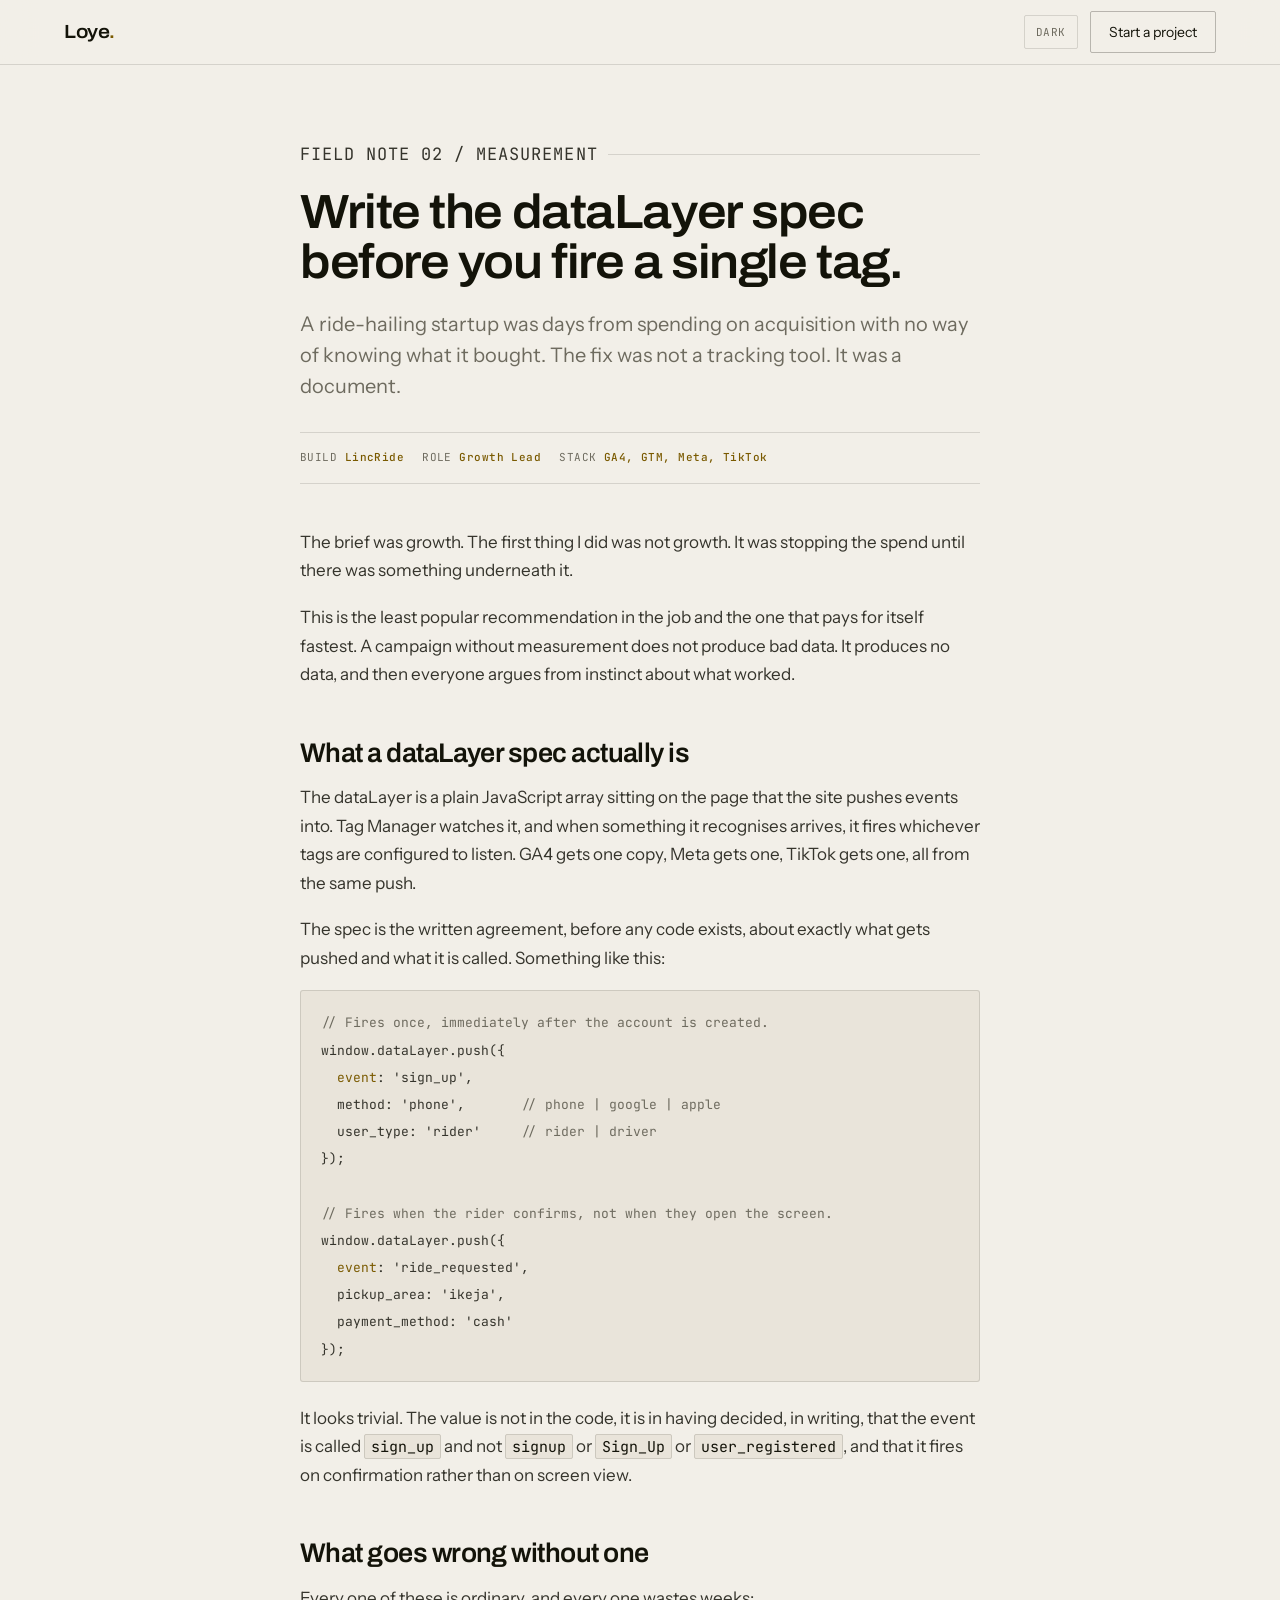
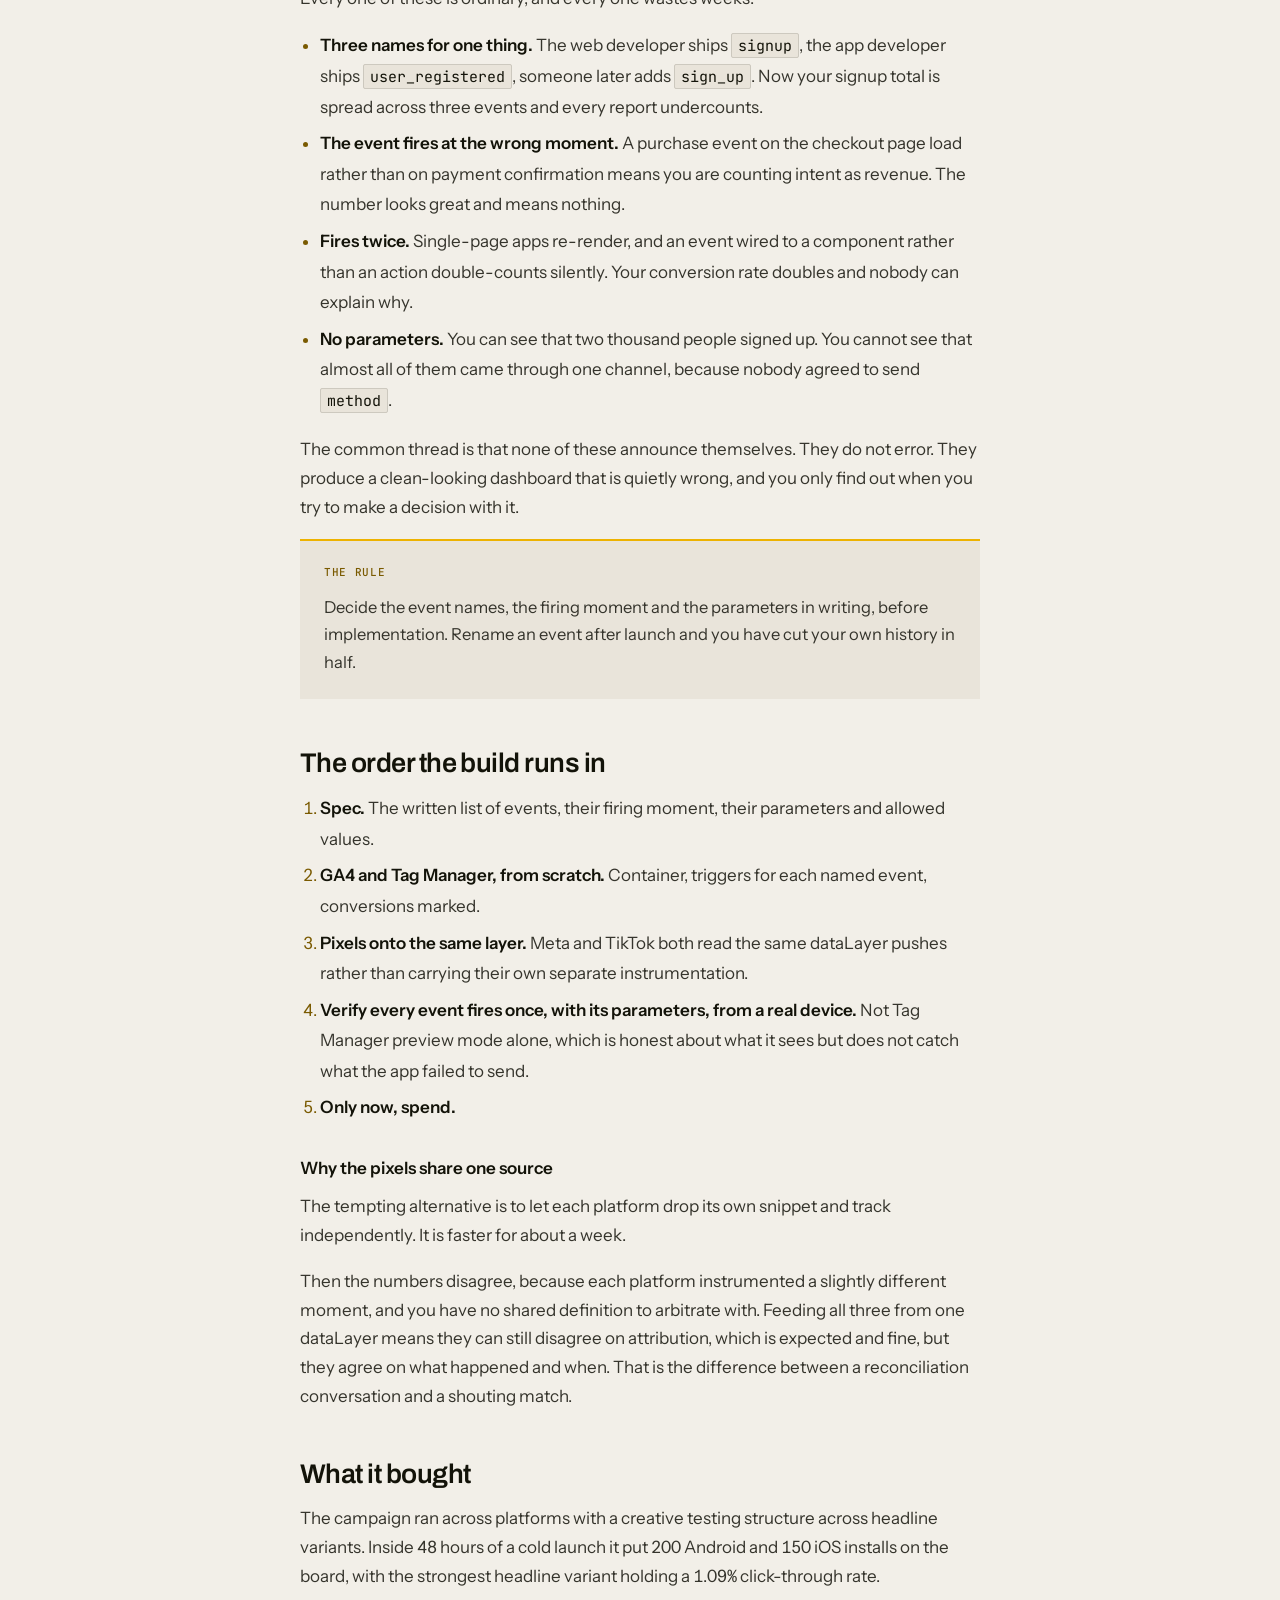
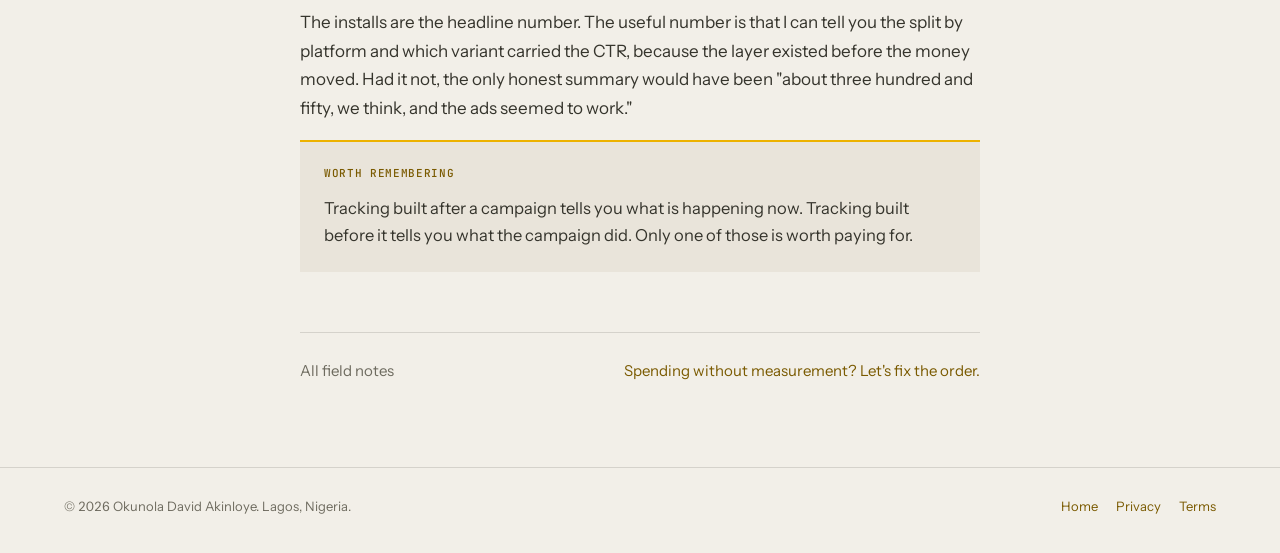
<file: notes-datalayer-spec.html>
<!DOCTYPE html>
<html lang="en">
<head>
<meta charset="UTF-8">
<meta name="viewport" content="width=device-width, initial-scale=1.0">
<title>Write the dataLayer spec before you fire a single tag | Okunola David Akinloye</title>
<meta name="description" content="Why the measurement layer gets built before the spend starts: a written dataLayer event specification, GA4 and Tag Manager from scratch, and Meta plus TikTok pixels fed from one source.">
<link rel="canonical" href="https://loye-portfolio-seven.vercel.app/notes-datalayer-spec.html">
<meta name="theme-color" content="#F2EFE8" media="(prefers-color-scheme: light)">
<meta name="theme-color" content="#0F0F0D" media="(prefers-color-scheme: dark)">
<meta property="og:type" content="article">
<meta property="og:url" content="https://loye-portfolio-seven.vercel.app/notes-datalayer-spec.html">
<meta property="og:title" content="Write the dataLayer spec before you fire a single tag">
<meta property="og:description" content="The measurement layer gets built before the spend starts, or you cannot say which naira bought which customer.">
<meta property="og:image" content="https://loye-portfolio-seven.vercel.app/og-image.png">
<meta name="twitter:card" content="summary_large_image">
<link rel="icon" href="/favicon.svg" type="image/svg+xml">
<link rel="preconnect" href="https://fonts.googleapis.com">
<link rel="preconnect" href="https://fonts.gstatic.com" crossorigin>
<link href="https://fonts.googleapis.com/css2?family=Archivo:wdth,wght@62..125,400..700&family=Instrument+Sans:wght@400;500;600&family=JetBrains+Mono:wght@400;500&display=swap" rel="stylesheet">
<link rel="stylesheet" href="/styles.css">
<script>
(function(){try{var t=localStorage.getItem("theme");if(t==="light"||t==="dark")document.documentElement.setAttribute("data-theme",t);}catch(e){}})();
</script>
</head>
<body>

<nav class="nav">
  <div class="wrap">
    <a href="/" class="mark-word">Loye<span>.</span></a>
    <div class="nav-right">
      <button id="theme" type="button">LIGHT</button>
      <a href="/#contact" class="hire" data-magnetic>Start a project</a>
    </div>
  </div>
</nav>

<main class="note">
  <div class="wrap">

    <p class="note-kicker">FIELD NOTE 02 / MEASUREMENT</p>
    <h1>Write the dataLayer spec before you fire a single tag.</h1>
    <p class="standfirst">A ride-hailing startup was days from spending on acquisition with no way of knowing what it bought. The fix was not a tracking tool. It was a document.</p>

    <div class="note-meta">
      <span>BUILD <b>LincRide</b></span>
      <span>ROLE <b>Growth Lead</b></span>
      <span>STACK <b>GA4, GTM, Meta, TikTok</b></span>
    </div>

    <p>The brief was growth. The first thing I did was not growth. It was stopping the spend until there was something underneath it.</p>

    <p>This is the least popular recommendation in the job and the one that pays for itself fastest. A campaign without measurement does not produce bad data. It produces no data, and then everyone argues from instinct about what worked.</p>

    <h2>What a dataLayer spec actually is</h2>

    <p>The dataLayer is a plain JavaScript array sitting on the page that the site pushes events into. Tag Manager watches it, and when something it recognises arrives, it fires whichever tags are configured to listen. GA4 gets one copy, Meta gets one, TikTok gets one, all from the same push.</p>

    <p>The spec is the written agreement, before any code exists, about exactly what gets pushed and what it is called. Something like this:</p>

<pre><code><span class="c">// Fires once, immediately after the account is created.</span>
window.dataLayer.push({
  <span class="k">event</span>: 'sign_up',
  method: 'phone',       <span class="c">// phone | google | apple</span>
  user_type: 'rider'     <span class="c">// rider | driver</span>
});

<span class="c">// Fires when the rider confirms, not when they open the screen.</span>
window.dataLayer.push({
  <span class="k">event</span>: 'ride_requested',
  pickup_area: 'ikeja',
  payment_method: 'cash'
});</code></pre>

    <p>It looks trivial. The value is not in the code, it is in having decided, in writing, that the event is called <code>sign_up</code> and not <code>signup</code> or <code>Sign_Up</code> or <code>user_registered</code>, and that it fires on confirmation rather than on screen view.</p>

    <h2>What goes wrong without one</h2>

    <p>Every one of these is ordinary, and every one wastes weeks:</p>

    <ul>
      <li><strong>Three names for one thing.</strong> The web developer ships <code>signup</code>, the app developer ships <code>user_registered</code>, someone later adds <code>sign_up</code>. Now your signup total is spread across three events and every report undercounts.</li>
      <li><strong>The event fires at the wrong moment.</strong> A purchase event on the checkout page load rather than on payment confirmation means you are counting intent as revenue. The number looks great and means nothing.</li>
      <li><strong>Fires twice.</strong> Single-page apps re-render, and an event wired to a component rather than an action double-counts silently. Your conversion rate doubles and nobody can explain why.</li>
      <li><strong>No parameters.</strong> You can see that two thousand people signed up. You cannot see that almost all of them came through one channel, because nobody agreed to send <code>method</code>.</li>
    </ul>

    <p>The common thread is that none of these announce themselves. They do not error. They produce a clean-looking dashboard that is quietly wrong, and you only find out when you try to make a decision with it.</p>

    <div class="pull">
      <p><b>THE RULE</b></p>
      <p>Decide the event names, the firing moment and the parameters in writing, before implementation. Rename an event after launch and you have cut your own history in half.</p>
    </div>

    <h2>The order the build runs in</h2>

    <ol>
      <li><strong>Spec.</strong> The written list of events, their firing moment, their parameters and allowed values.</li>
      <li><strong>GA4 and Tag Manager, from scratch.</strong> Container, triggers for each named event, conversions marked.</li>
      <li><strong>Pixels onto the same layer.</strong> Meta and TikTok both read the same dataLayer pushes rather than carrying their own separate instrumentation.</li>
      <li><strong>Verify every event fires once, with its parameters, from a real device.</strong> Not Tag Manager preview mode alone, which is honest about what it sees but does not catch what the app failed to send.</li>
      <li><strong>Only now, spend.</strong></li>
    </ol>

    <h3>Why the pixels share one source</h3>

    <p>The tempting alternative is to let each platform drop its own snippet and track independently. It is faster for about a week.</p>

    <p>Then the numbers disagree, because each platform instrumented a slightly different moment, and you have no shared definition to arbitrate with. Feeding all three from one dataLayer means they can still disagree on attribution, which is expected and fine, but they agree on what happened and when. That is the difference between a reconciliation conversation and a shouting match.</p>

    <h2>What it bought</h2>

    <p>The campaign ran across platforms with a creative testing structure across headline variants. Inside 48 hours of a cold launch it put 200 Android and 150 iOS installs on the board, with the strongest headline variant holding a 1.09% click-through rate.</p>

    <p>The installs are the headline number. The useful number is that I can tell you the split by platform and which variant carried the CTR, because the layer existed before the money moved. Had it not, the only honest summary would have been "about three hundred and fifty, we think, and the ads seemed to work."</p>

    <div class="pull">
      <p><b>WORTH REMEMBERING</b></p>
      <p>Tracking built after a campaign tells you what is happening now. Tracking built before it tells you what the campaign did. Only one of those is worth paying for.</p>
    </div>

    <div class="note-foot">
      <a href="/#notes" class="back">All field notes</a>
      <a href="/#contact">Spending without measurement? Let's fix the order.</a>
    </div>

  </div>
</main>

<footer>
  <div class="wrap">
    <span>&copy; 2026 Okunola David Akinloye. Lagos, Nigeria.</span>
    <nav>
      <a href="/">Home</a>
      <a href="/privacy.html">Privacy</a>
      <a href="/terms.html">Terms</a>
    </nav>
  </div>
</footer>

<script src="/site.js"></script>
</body>
</html>
</file>
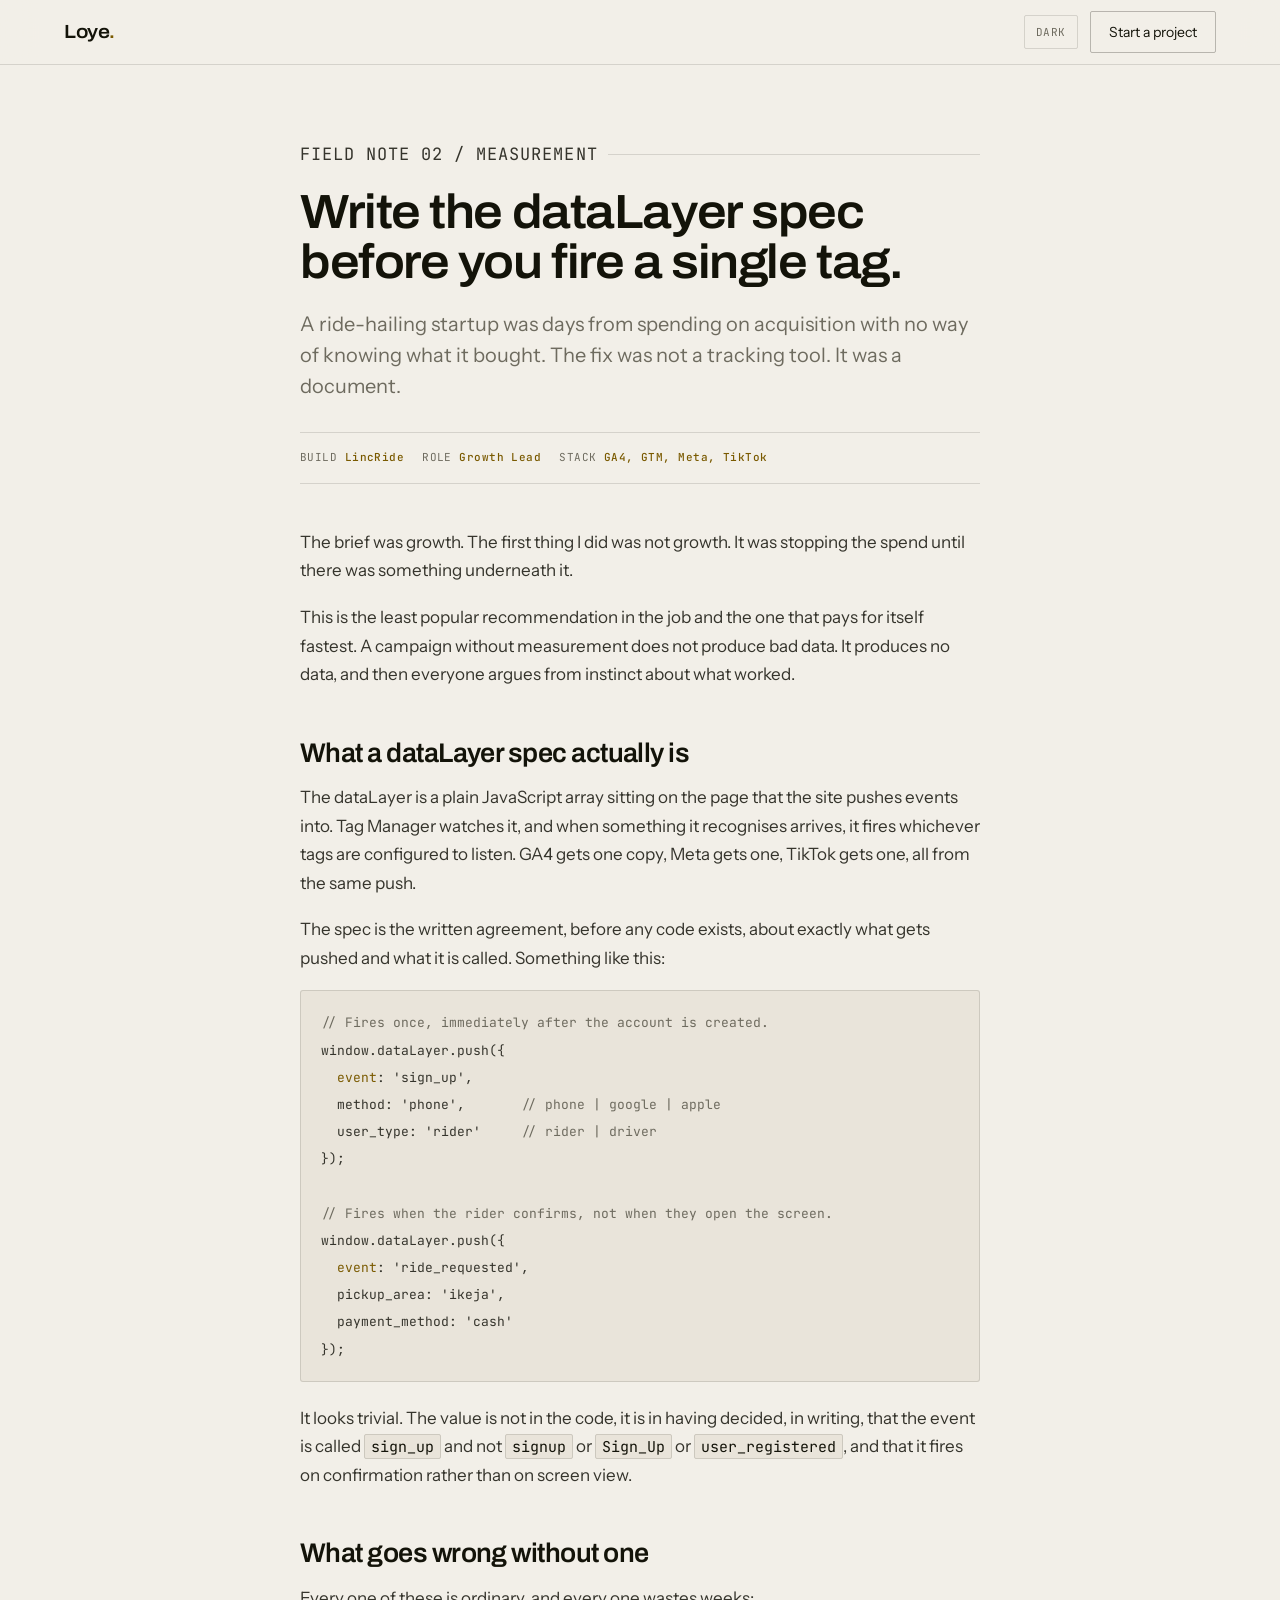
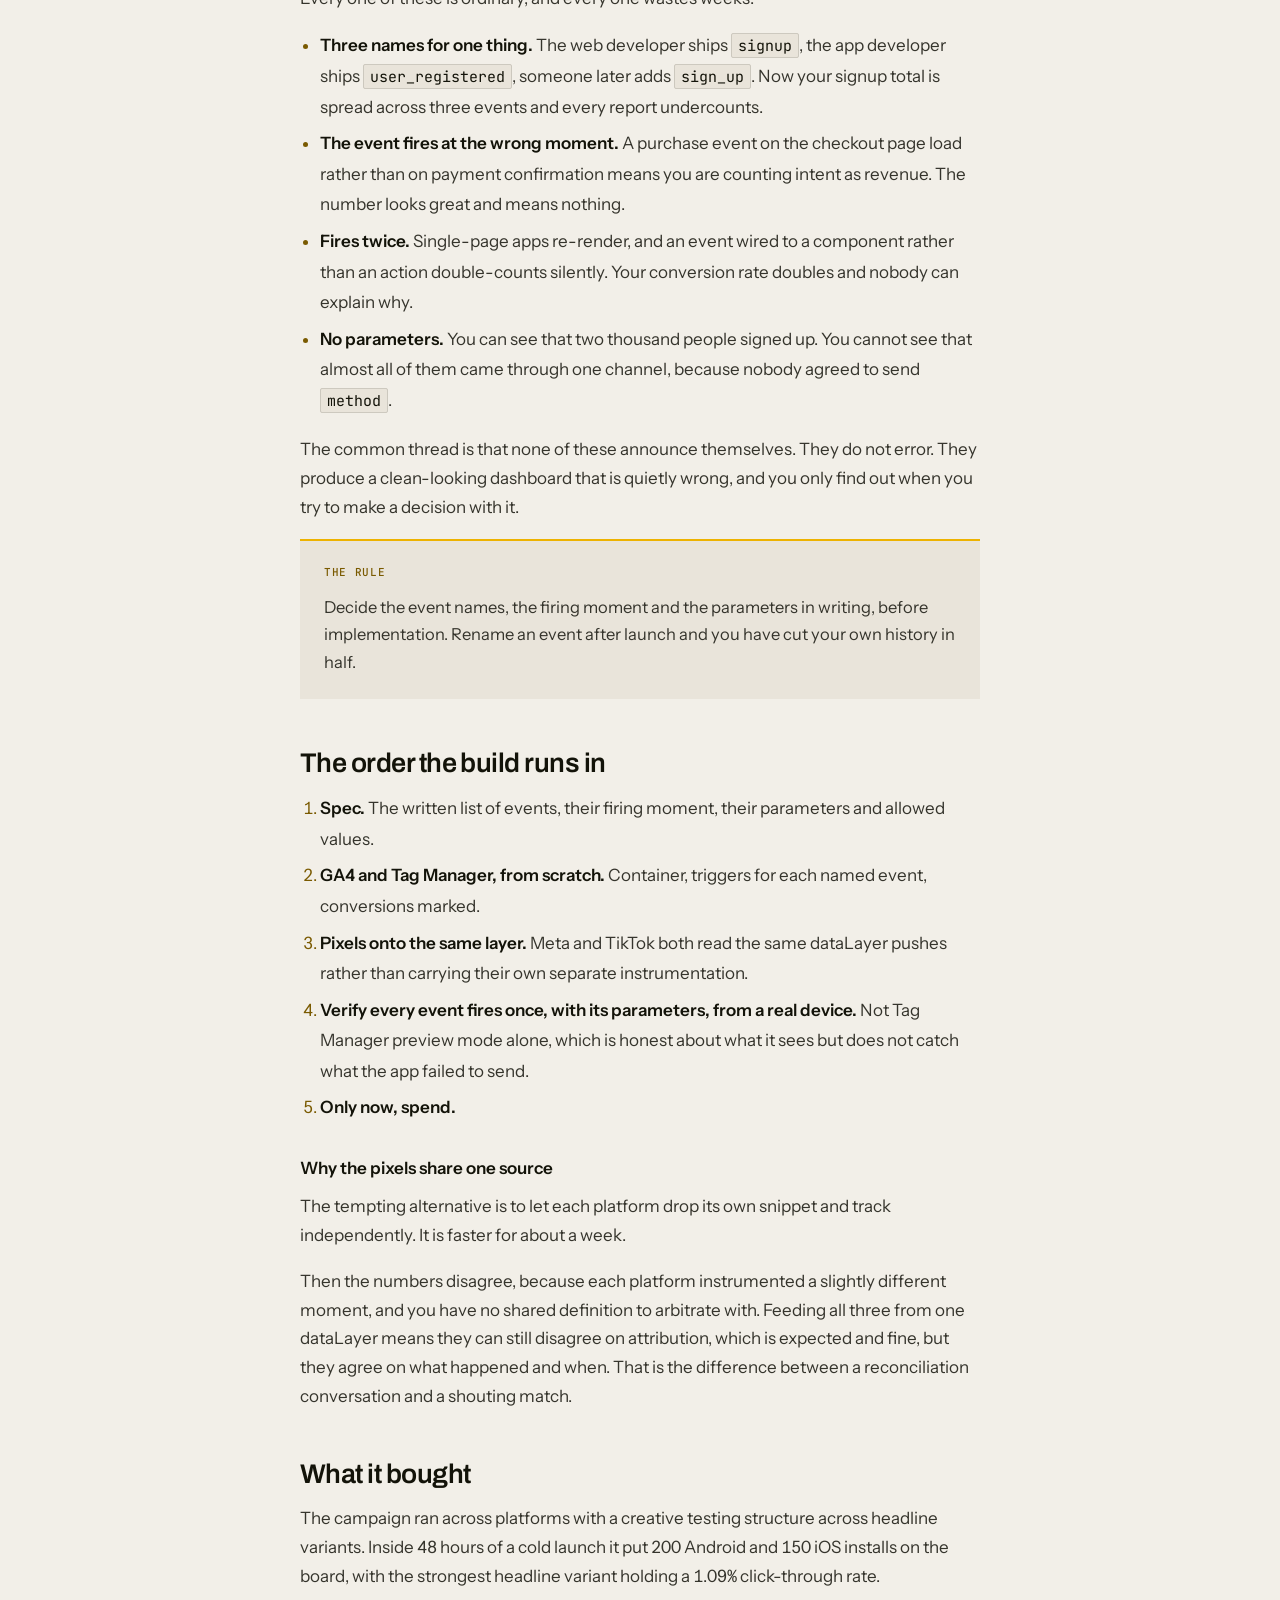
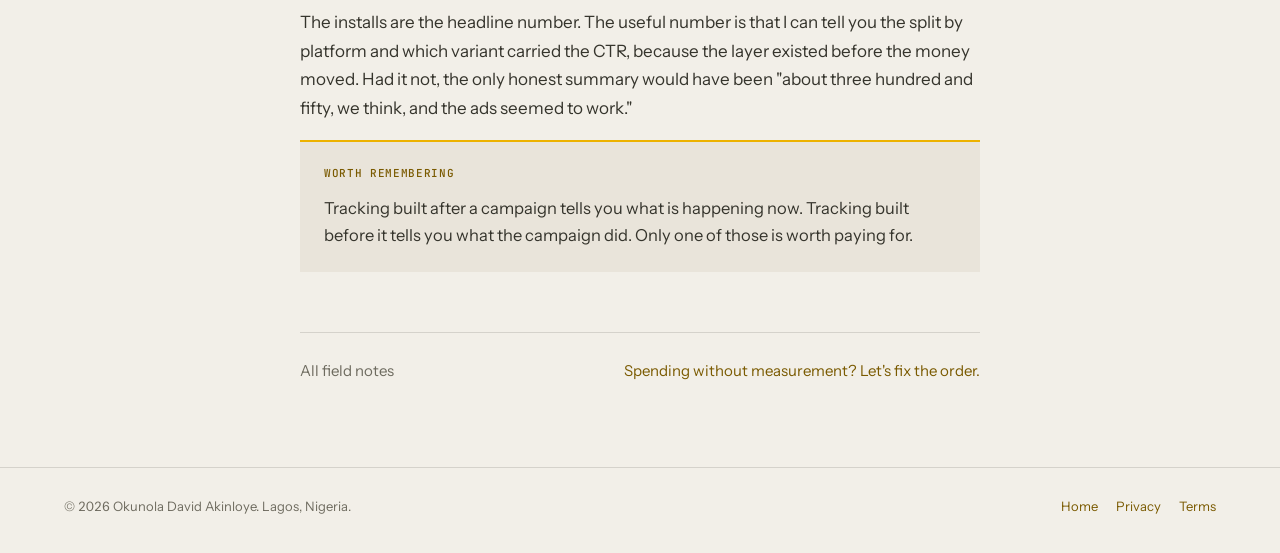
<file: notes-datalayer-spec_1.html>
<!DOCTYPE html>
<html lang="en">
<head>
<meta charset="UTF-8">
<meta name="viewport" content="width=device-width, initial-scale=1.0">
<title>Write the dataLayer spec before you fire a single tag | Okunola David Akinloye</title>
<meta name="description" content="Why the measurement layer gets built before the spend starts: a written dataLayer event specification, GA4 and Tag Manager from scratch, and Meta plus TikTok pixels fed from one source.">
<link rel="canonical" href="https://loye-portfolio-seven.vercel.app/notes-datalayer-spec.html">
<meta name="theme-color" content="#F2EFE8" media="(prefers-color-scheme: light)">
<meta name="theme-color" content="#0F0F0D" media="(prefers-color-scheme: dark)">
<meta property="og:type" content="article">
<meta property="og:url" content="https://loye-portfolio-seven.vercel.app/notes-datalayer-spec.html">
<meta property="og:title" content="Write the dataLayer spec before you fire a single tag">
<meta property="og:description" content="The measurement layer gets built before the spend starts, or you cannot say which naira bought which customer.">
<meta property="og:image" content="https://loye-portfolio-seven.vercel.app/og-image.png">
<meta name="twitter:card" content="summary_large_image">
<link rel="icon" href="/favicon.svg" type="image/svg+xml">
<link rel="preconnect" href="https://fonts.googleapis.com">
<link rel="preconnect" href="https://fonts.gstatic.com" crossorigin>
<link href="https://fonts.googleapis.com/css2?family=Archivo:wdth,wght@62..125,400..700&family=Instrument+Sans:wght@400;500;600&family=JetBrains+Mono:wght@400;500&display=swap" rel="stylesheet">
<link rel="stylesheet" href="/styles.css">
<script>
(function(){try{var t=localStorage.getItem("theme");if(t==="light"||t==="dark")document.documentElement.setAttribute("data-theme",t);}catch(e){}})();
</script>
</head>
<body>
<canvas id="field" aria-hidden="true"></canvas>

<nav class="nav">
  <div class="wrap">
    <a href="/" class="mark-word">Loye<span>.</span></a>
    <div class="nav-right">
      <button id="theme" type="button">LIGHT</button>
      <a href="/#contact" class="hire" data-magnetic>Start a project</a>
    </div>
  </div>
</nav>

<main class="note">
  <div class="wrap">

    <p class="note-kicker">FIELD NOTE 02 / MEASUREMENT</p>
    <h1>Write the dataLayer spec before you fire a single tag.</h1>
    <p class="standfirst">A ride-hailing startup was days from spending on acquisition with no way of knowing what it bought. The fix was not a tracking tool. It was a document.</p>

    <div class="note-meta">
      <span>BUILD <b>LincRide</b></span>
      <span>ROLE <b>Growth Lead</b></span>
      <span>STACK <b>GA4, GTM, Meta, TikTok</b></span>
    </div>

    <p>The brief was growth. The first thing I did was not growth. It was stopping the spend until there was something underneath it.</p>

    <p>This is the least popular recommendation in the job and the one that pays for itself fastest. A campaign without measurement does not produce bad data. It produces no data, and then everyone argues from instinct about what worked.</p>

    <h2>What a dataLayer spec actually is</h2>

    <p>The dataLayer is a plain JavaScript array sitting on the page that the site pushes events into. Tag Manager watches it, and when something it recognises arrives, it fires whichever tags are configured to listen. GA4 gets one copy, Meta gets one, TikTok gets one, all from the same push.</p>

    <p>The spec is the written agreement, before any code exists, about exactly what gets pushed and what it is called. Something like this:</p>

<pre><code><span class="c">// Fires once, immediately after the account is created.</span>
window.dataLayer.push({
  <span class="k">event</span>: 'sign_up',
  method: 'phone',       <span class="c">// phone | google | apple</span>
  user_type: 'rider'     <span class="c">// rider | driver</span>
});

<span class="c">// Fires when the rider confirms, not when they open the screen.</span>
window.dataLayer.push({
  <span class="k">event</span>: 'ride_requested',
  pickup_area: 'ikeja',
  payment_method: 'cash'
});</code></pre>

    <p>It looks trivial. The value is not in the code, it is in having decided, in writing, that the event is called <code>sign_up</code> and not <code>signup</code> or <code>Sign_Up</code> or <code>user_registered</code>, and that it fires on confirmation rather than on screen view.</p>

    <h2>What goes wrong without one</h2>

    <p>Every one of these is ordinary, and every one wastes weeks:</p>

    <ul>
      <li><strong>Three names for one thing.</strong> The web developer ships <code>signup</code>, the app developer ships <code>user_registered</code>, someone later adds <code>sign_up</code>. Now your signup total is spread across three events and every report undercounts.</li>
      <li><strong>The event fires at the wrong moment.</strong> A purchase event on the checkout page load rather than on payment confirmation means you are counting intent as revenue. The number looks great and means nothing.</li>
      <li><strong>Fires twice.</strong> Single-page apps re-render, and an event wired to a component rather than an action double-counts silently. Your conversion rate doubles and nobody can explain why.</li>
      <li><strong>No parameters.</strong> You can see that two thousand people signed up. You cannot see that almost all of them came through one channel, because nobody agreed to send <code>method</code>.</li>
    </ul>

    <p>The common thread is that none of these announce themselves. They do not error. They produce a clean-looking dashboard that is quietly wrong, and you only find out when you try to make a decision with it.</p>

    <div class="pull">
      <p><b>THE RULE</b></p>
      <p>Decide the event names, the firing moment and the parameters in writing, before implementation. Rename an event after launch and you have cut your own history in half.</p>
    </div>

    <h2>The order the build runs in</h2>

    <ol>
      <li><strong>Spec.</strong> The written list of events, their firing moment, their parameters and allowed values.</li>
      <li><strong>GA4 and Tag Manager, from scratch.</strong> Container, triggers for each named event, conversions marked.</li>
      <li><strong>Pixels onto the same layer.</strong> Meta and TikTok both read the same dataLayer pushes rather than carrying their own separate instrumentation.</li>
      <li><strong>Verify every event fires once, with its parameters, from a real device.</strong> Not Tag Manager preview mode alone, which is honest about what it sees but does not catch what the app failed to send.</li>
      <li><strong>Only now, spend.</strong></li>
    </ol>

    <h3>Why the pixels share one source</h3>

    <p>The tempting alternative is to let each platform drop its own snippet and track independently. It is faster for about a week.</p>

    <p>Then the numbers disagree, because each platform instrumented a slightly different moment, and you have no shared definition to arbitrate with. Feeding all three from one dataLayer means they can still disagree on attribution, which is expected and fine, but they agree on what happened and when. That is the difference between a reconciliation conversation and a shouting match.</p>

    <h2>What it bought</h2>

    <p>The campaign ran across platforms with a creative testing structure across headline variants. Inside 48 hours of a cold launch it put 200 Android and 150 iOS installs on the board, with the strongest headline variant holding a 1.09% click-through rate.</p>

    <p>The installs are the headline number. The useful number is that I can tell you the split by platform and which variant carried the CTR, because the layer existed before the money moved. Had it not, the only honest summary would have been "about three hundred and fifty, we think, and the ads seemed to work."</p>

    <div class="pull">
      <p><b>WORTH REMEMBERING</b></p>
      <p>Tracking built after a campaign tells you what is happening now. Tracking built before it tells you what the campaign did. Only one of those is worth paying for.</p>
    </div>

    <div class="note-foot">
      <a href="/#notes" class="back">All field notes</a>
      <a href="/#contact">Spending without measurement? Let's fix the order.</a>
    </div>

  </div>
</main>

<footer>
  <div class="wrap">
    <span>&copy; 2026 Okunola David Akinloye. Lagos, Nigeria.</span>
    <nav>
      <a href="/">Home</a>
      <a href="/privacy.html">Privacy</a>
      <a href="/terms.html">Terms</a>
    </nav>
  </div>
</footer>

<script src="/site.js"></script>
</body>
</html>
</file>
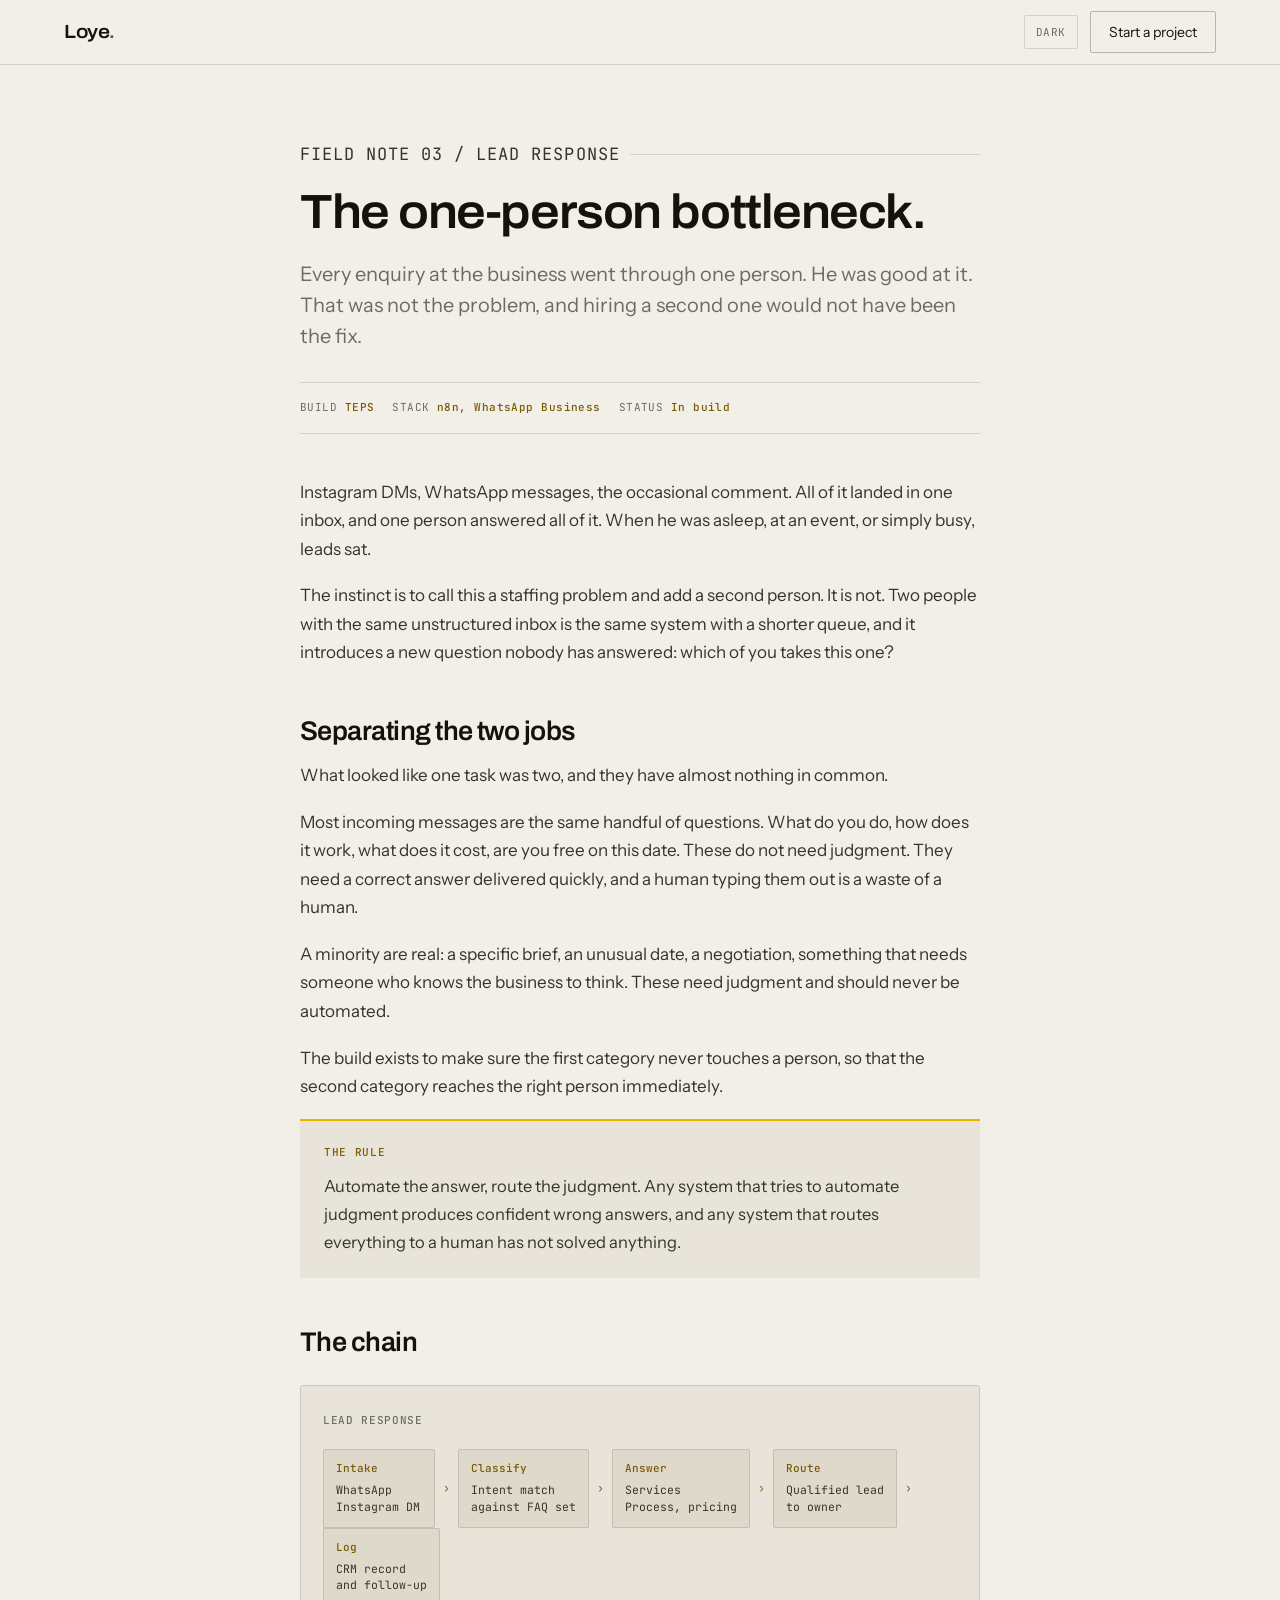
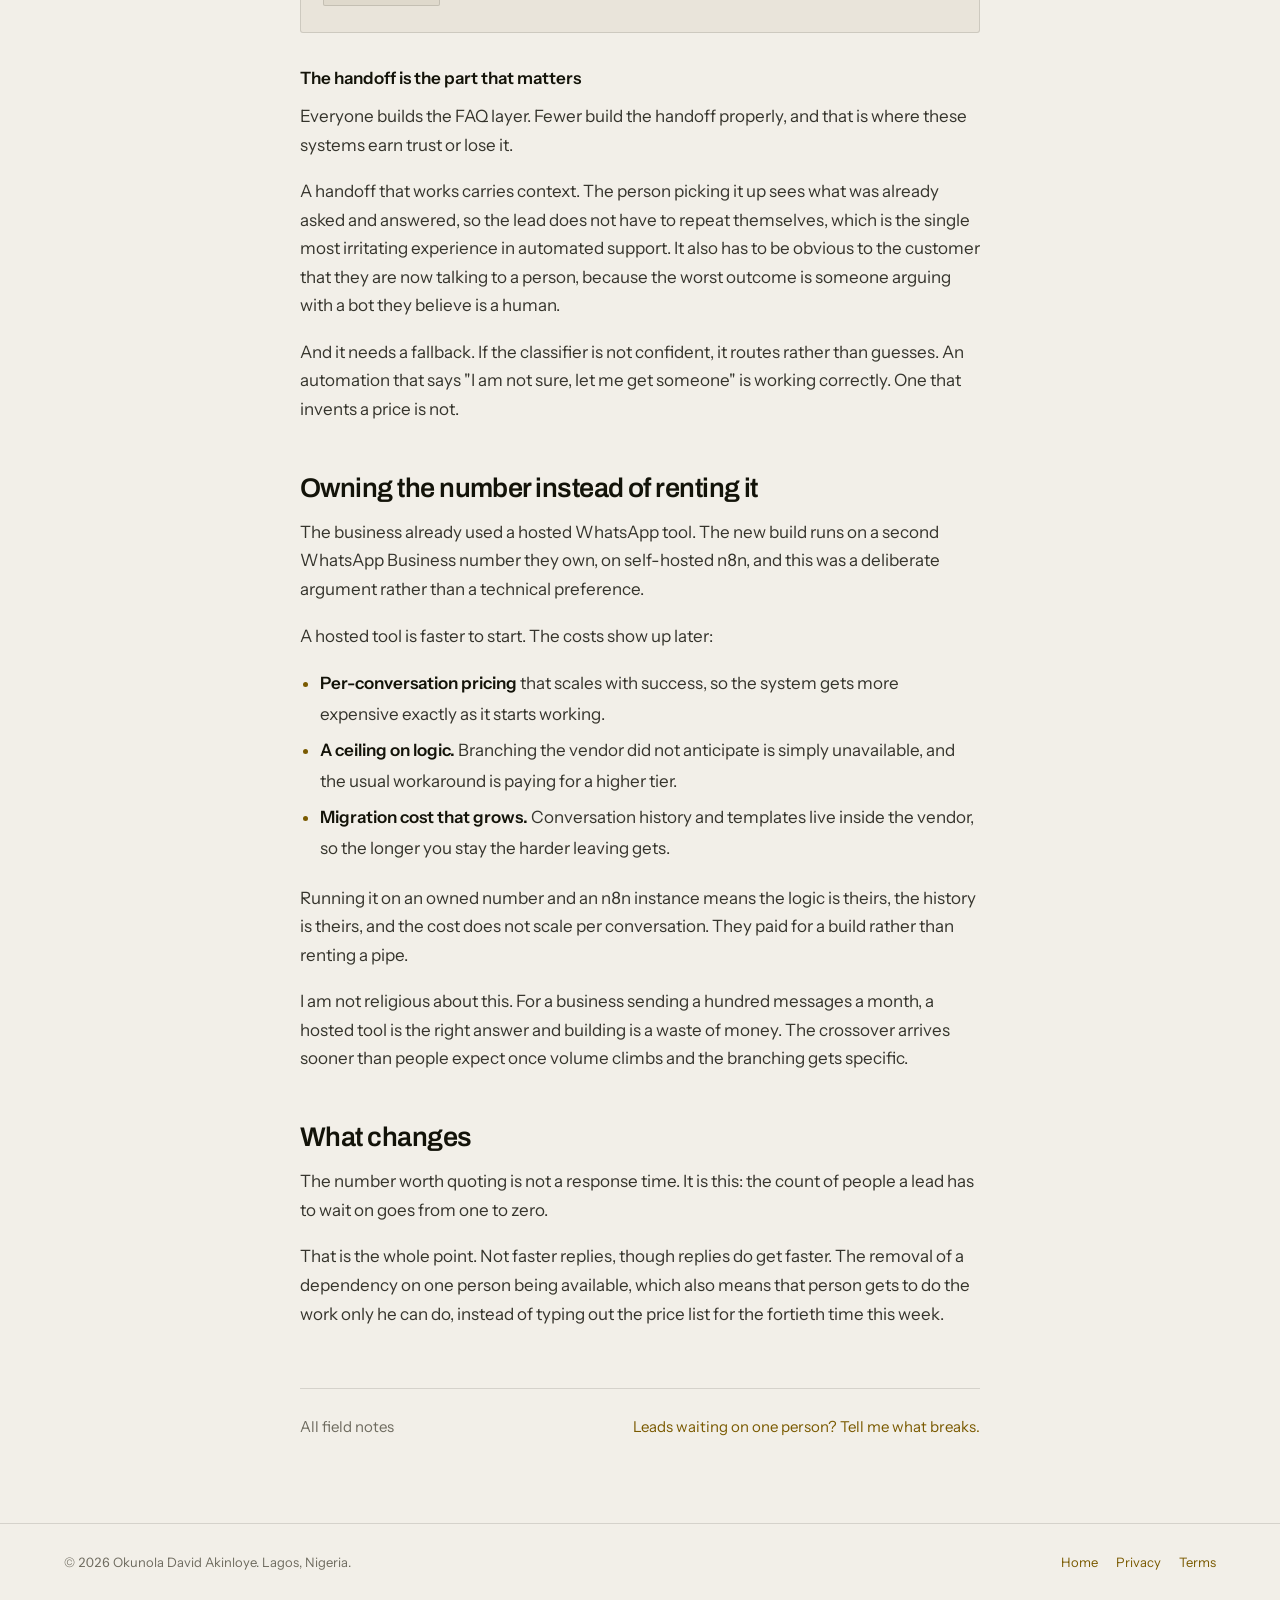
<file: notes-one-person-bottleneck.html>
<!DOCTYPE html>
<html lang="en">
<head>
<meta charset="UTF-8">
<meta name="viewport" content="width=device-width, initial-scale=1.0">
<title>The one-person bottleneck | Okunola David Akinloye</title>
<meta name="description" content="Every enquiry at an events business funnelled through one person. Rebuilding lead response on an owned WhatsApp number with an n8n FAQ layer and routing, instead of renting the pipe.">
<link rel="canonical" href="https://loye-portfolio-seven.vercel.app/notes-one-person-bottleneck.html">
<meta name="theme-color" content="#F2EFE8" media="(prefers-color-scheme: light)">
<meta name="theme-color" content="#0F0F0D" media="(prefers-color-scheme: dark)">
<meta property="og:type" content="article">
<meta property="og:url" content="https://loye-portfolio-seven.vercel.app/notes-one-person-bottleneck.html">
<meta property="og:title" content="The one-person bottleneck">
<meta property="og:description" content="Why lead response that depends on one person replying is a structural problem, not a staffing one.">
<meta property="og:image" content="https://loye-portfolio-seven.vercel.app/og-image.png">
<meta name="twitter:card" content="summary_large_image">
<link rel="icon" href="/favicon.svg" type="image/svg+xml">
<link rel="preconnect" href="https://fonts.googleapis.com">
<link rel="preconnect" href="https://fonts.gstatic.com" crossorigin>
<link href="https://fonts.googleapis.com/css2?family=Archivo:wdth,wght@62..125,400..700&family=Instrument+Sans:wght@400;500;600&family=JetBrains+Mono:wght@400;500&display=swap" rel="stylesheet">
<link rel="stylesheet" href="/styles.css">
<script>
(function(){try{var t=localStorage.getItem("theme");if(t==="light"||t==="dark")document.documentElement.setAttribute("data-theme",t);}catch(e){}})();
</script>
</head>
<body>

<nav class="nav">
  <div class="wrap">
    <a href="/" class="mark-word">Loye<span>.</span></a>
    <div class="nav-right">
      <button id="theme" type="button">LIGHT</button>
      <a href="/#contact" class="hire" data-magnetic>Start a project</a>
    </div>
  </div>
</nav>

<main class="note">
  <div class="wrap">

    <p class="note-kicker">FIELD NOTE 03 / LEAD RESPONSE</p>
    <h1>The one-person bottleneck.</h1>
    <p class="standfirst">Every enquiry at the business went through one person. He was good at it. That was not the problem, and hiring a second one would not have been the fix.</p>

    <div class="note-meta">
      <span>BUILD <b>TEPS</b></span>
      <span>STACK <b>n8n, WhatsApp Business</b></span>
      <span>STATUS <b>In build</b></span>
    </div>

    <p>Instagram DMs, WhatsApp messages, the occasional comment. All of it landed in one inbox, and one person answered all of it. When he was asleep, at an event, or simply busy, leads sat.</p>

    <p>The instinct is to call this a staffing problem and add a second person. It is not. Two people with the same unstructured inbox is the same system with a shorter queue, and it introduces a new question nobody has answered: which of you takes this one?</p>

    <h2>Separating the two jobs</h2>

    <p>What looked like one task was two, and they have almost nothing in common.</p>

    <p>Most incoming messages are the same handful of questions. What do you do, how does it work, what does it cost, are you free on this date. These do not need judgment. They need a correct answer delivered quickly, and a human typing them out is a waste of a human.</p>

    <p>A minority are real: a specific brief, an unusual date, a negotiation, something that needs someone who knows the business to think. These need judgment and should never be automated.</p>

    <p>The build exists to make sure the first category never touches a person, so that the second category reaches the right person immediately.</p>

    <div class="pull">
      <p><b>THE RULE</b></p>
      <p>Automate the answer, route the judgment. Any system that tries to automate judgment produces confident wrong answers, and any system that routes everything to a human has not solved anything.</p>
    </div>

    <h2>The chain</h2>

    <div class="schematic">
      <h4>LEAD RESPONSE</h4>
      <div class="chain">
        <div class="node"><b>Intake</b>WhatsApp<br>Instagram DM</div>
        <div class="link" aria-hidden="true">&rsaquo;</div>
        <div class="node"><b>Classify</b>Intent match<br>against FAQ set</div>
        <div class="link" aria-hidden="true">&rsaquo;</div>
        <div class="node"><b>Answer</b>Services<br>Process, pricing</div>
        <div class="link" aria-hidden="true">&rsaquo;</div>
        <div class="node"><b>Route</b>Qualified lead<br>to owner</div>
        <div class="link" aria-hidden="true">&rsaquo;</div>
        <div class="node"><b>Log</b>CRM record<br>and follow-up</div>
      </div>
    </div>

    <h3>The handoff is the part that matters</h3>

    <p>Everyone builds the FAQ layer. Fewer build the handoff properly, and that is where these systems earn trust or lose it.</p>

    <p>A handoff that works carries context. The person picking it up sees what was already asked and answered, so the lead does not have to repeat themselves, which is the single most irritating experience in automated support. It also has to be obvious to the customer that they are now talking to a person, because the worst outcome is someone arguing with a bot they believe is a human.</p>

    <p>And it needs a fallback. If the classifier is not confident, it routes rather than guesses. An automation that says "I am not sure, let me get someone" is working correctly. One that invents a price is not.</p>

    <h2>Owning the number instead of renting it</h2>

    <p>The business already used a hosted WhatsApp tool. The new build runs on a second WhatsApp Business number they own, on self-hosted n8n, and this was a deliberate argument rather than a technical preference.</p>

    <p>A hosted tool is faster to start. The costs show up later:</p>

    <ul>
      <li><strong>Per-conversation pricing</strong> that scales with success, so the system gets more expensive exactly as it starts working.</li>
      <li><strong>A ceiling on logic.</strong> Branching the vendor did not anticipate is simply unavailable, and the usual workaround is paying for a higher tier.</li>
      <li><strong>Migration cost that grows.</strong> Conversation history and templates live inside the vendor, so the longer you stay the harder leaving gets.</li>
    </ul>

    <p>Running it on an owned number and an n8n instance means the logic is theirs, the history is theirs, and the cost does not scale per conversation. They paid for a build rather than renting a pipe.</p>

    <p>I am not religious about this. For a business sending a hundred messages a month, a hosted tool is the right answer and building is a waste of money. The crossover arrives sooner than people expect once volume climbs and the branching gets specific.</p>

    <h2>What changes</h2>

    <p>The number worth quoting is not a response time. It is this: the count of people a lead has to wait on goes from one to zero.</p>

    <p>That is the whole point. Not faster replies, though replies do get faster. The removal of a dependency on one person being available, which also means that person gets to do the work only he can do, instead of typing out the price list for the fortieth time this week.</p>

    <div class="note-foot">
      <a href="/#notes" class="back">All field notes</a>
      <a href="/#contact">Leads waiting on one person? Tell me what breaks.</a>
    </div>

  </div>
</main>

<footer>
  <div class="wrap">
    <span>&copy; 2026 Okunola David Akinloye. Lagos, Nigeria.</span>
    <nav>
      <a href="/">Home</a>
      <a href="/privacy.html">Privacy</a>
      <a href="/terms.html">Terms</a>
    </nav>
  </div>
</footer>

<script src="/site.js"></script>
</body>
</html>
</file>
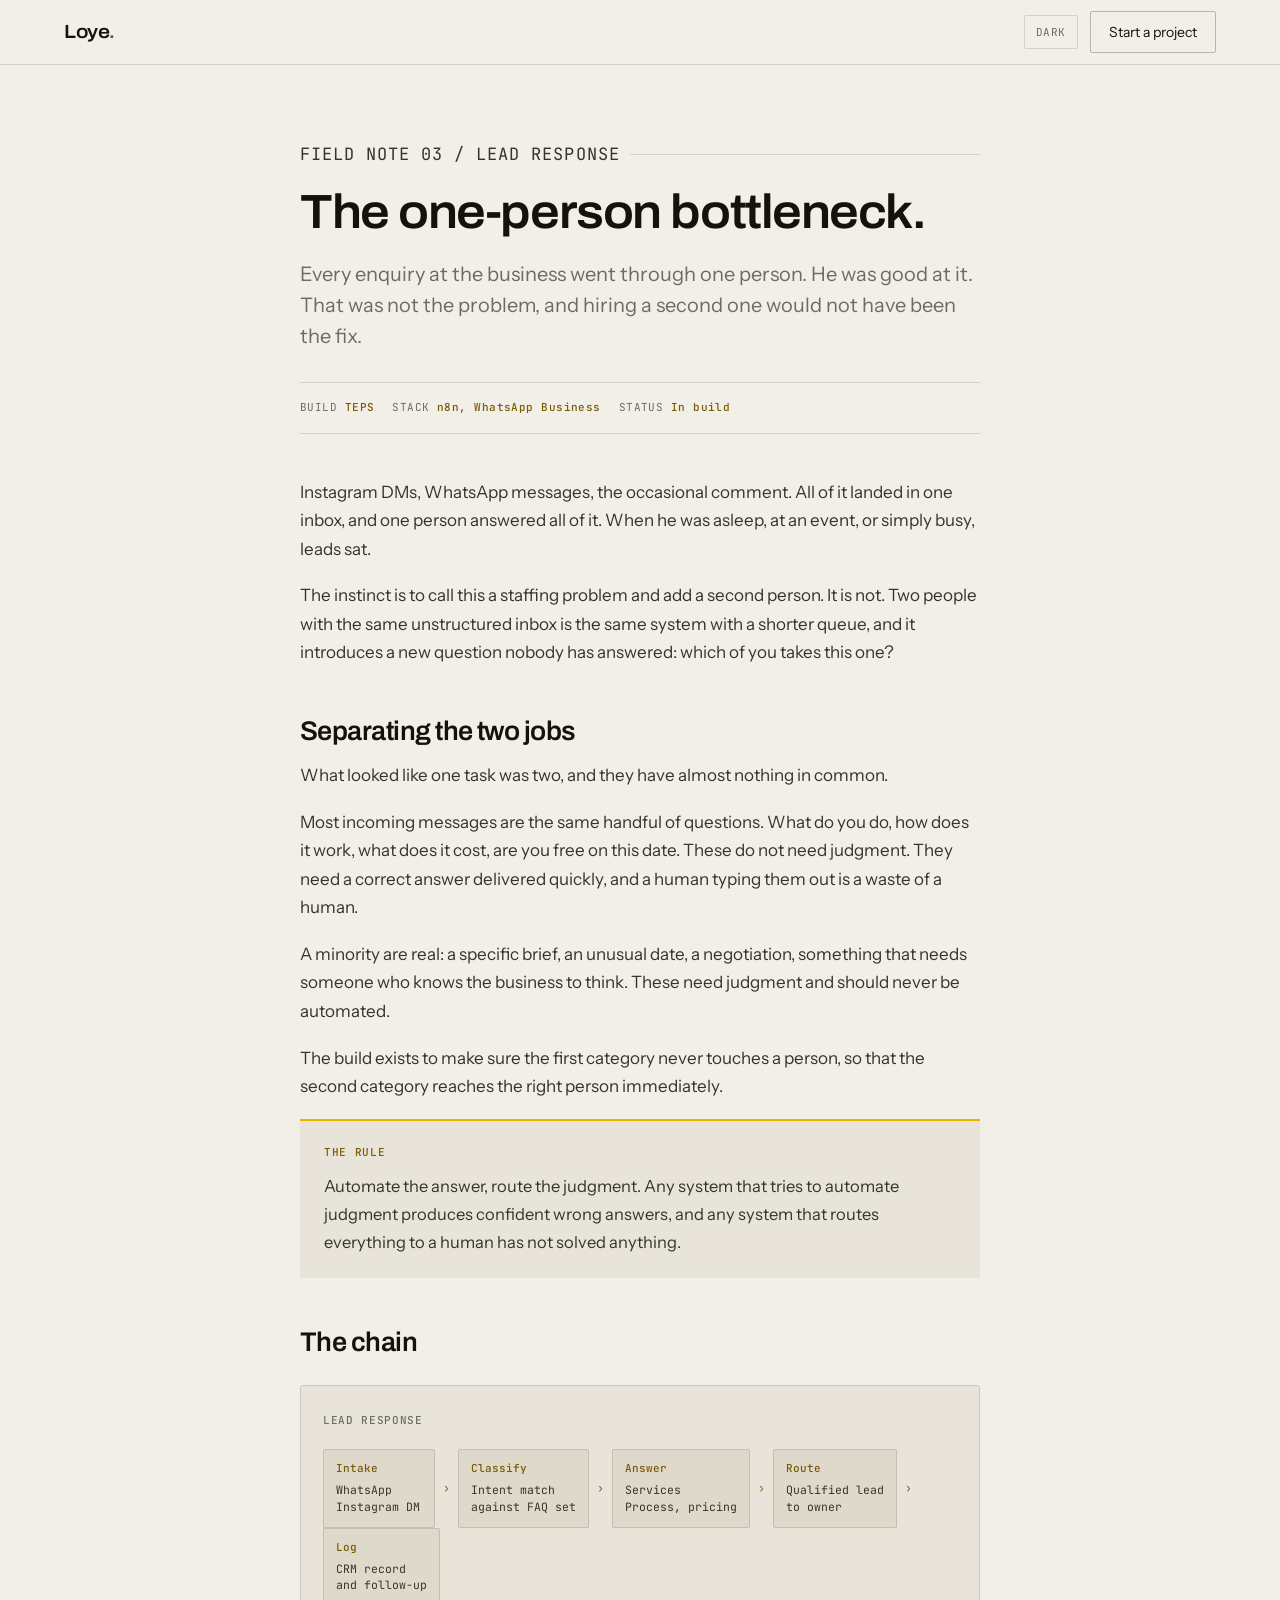
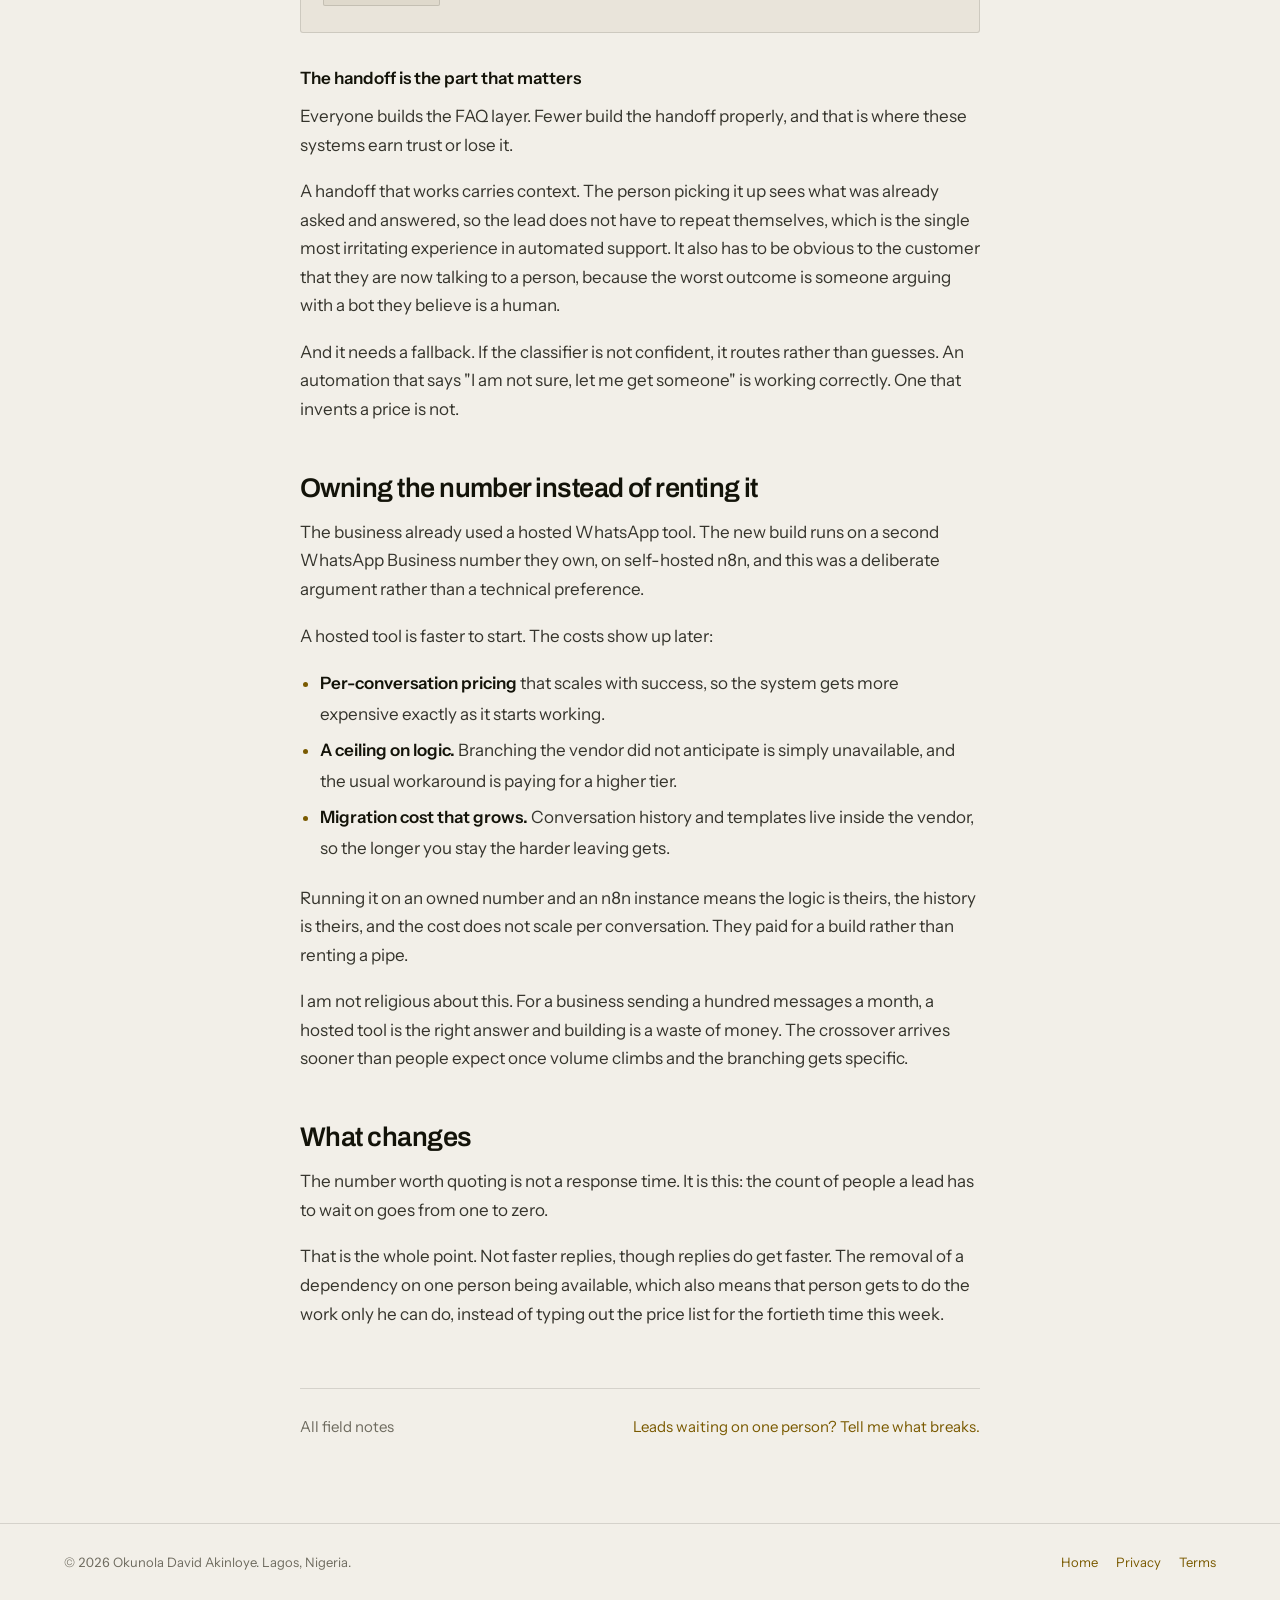
<file: notes-one-person-bottleneck_1.html>
<!DOCTYPE html>
<html lang="en">
<head>
<meta charset="UTF-8">
<meta name="viewport" content="width=device-width, initial-scale=1.0">
<title>The one-person bottleneck | Okunola David Akinloye</title>
<meta name="description" content="Every enquiry at an events business funnelled through one person. Rebuilding lead response on an owned WhatsApp number with an n8n FAQ layer and routing, instead of renting the pipe.">
<link rel="canonical" href="https://loye-portfolio-seven.vercel.app/notes-one-person-bottleneck.html">
<meta name="theme-color" content="#F2EFE8" media="(prefers-color-scheme: light)">
<meta name="theme-color" content="#0F0F0D" media="(prefers-color-scheme: dark)">
<meta property="og:type" content="article">
<meta property="og:url" content="https://loye-portfolio-seven.vercel.app/notes-one-person-bottleneck.html">
<meta property="og:title" content="The one-person bottleneck">
<meta property="og:description" content="Why lead response that depends on one person replying is a structural problem, not a staffing one.">
<meta property="og:image" content="https://loye-portfolio-seven.vercel.app/og-image.png">
<meta name="twitter:card" content="summary_large_image">
<link rel="icon" href="/favicon.svg" type="image/svg+xml">
<link rel="preconnect" href="https://fonts.googleapis.com">
<link rel="preconnect" href="https://fonts.gstatic.com" crossorigin>
<link href="https://fonts.googleapis.com/css2?family=Archivo:wdth,wght@62..125,400..700&family=Instrument+Sans:wght@400;500;600&family=JetBrains+Mono:wght@400;500&display=swap" rel="stylesheet">
<link rel="stylesheet" href="/styles.css">
<script>
(function(){try{var t=localStorage.getItem("theme");if(t==="light"||t==="dark")document.documentElement.setAttribute("data-theme",t);}catch(e){}})();
</script>
</head>
<body>
<canvas id="field" aria-hidden="true"></canvas>

<nav class="nav">
  <div class="wrap">
    <a href="/" class="mark-word">Loye<span>.</span></a>
    <div class="nav-right">
      <button id="theme" type="button">LIGHT</button>
      <a href="/#contact" class="hire" data-magnetic>Start a project</a>
    </div>
  </div>
</nav>

<main class="note">
  <div class="wrap">

    <p class="note-kicker">FIELD NOTE 03 / LEAD RESPONSE</p>
    <h1>The one-person bottleneck.</h1>
    <p class="standfirst">Every enquiry at the business went through one person. He was good at it. That was not the problem, and hiring a second one would not have been the fix.</p>

    <div class="note-meta">
      <span>BUILD <b>TEPS</b></span>
      <span>STACK <b>n8n, WhatsApp Business</b></span>
      <span>STATUS <b>In build</b></span>
    </div>

    <p>Instagram DMs, WhatsApp messages, the occasional comment. All of it landed in one inbox, and one person answered all of it. When he was asleep, at an event, or simply busy, leads sat.</p>

    <p>The instinct is to call this a staffing problem and add a second person. It is not. Two people with the same unstructured inbox is the same system with a shorter queue, and it introduces a new question nobody has answered: which of you takes this one?</p>

    <h2>Separating the two jobs</h2>

    <p>What looked like one task was two, and they have almost nothing in common.</p>

    <p>Most incoming messages are the same handful of questions. What do you do, how does it work, what does it cost, are you free on this date. These do not need judgment. They need a correct answer delivered quickly, and a human typing them out is a waste of a human.</p>

    <p>A minority are real: a specific brief, an unusual date, a negotiation, something that needs someone who knows the business to think. These need judgment and should never be automated.</p>

    <p>The build exists to make sure the first category never touches a person, so that the second category reaches the right person immediately.</p>

    <div class="pull">
      <p><b>THE RULE</b></p>
      <p>Automate the answer, route the judgment. Any system that tries to automate judgment produces confident wrong answers, and any system that routes everything to a human has not solved anything.</p>
    </div>

    <h2>The chain</h2>

    <div class="schematic">
      <h4>LEAD RESPONSE</h4>
      <div class="chain">
        <div class="node"><b>Intake</b>WhatsApp<br>Instagram DM</div>
        <div class="link" aria-hidden="true">&rsaquo;</div>
        <div class="node"><b>Classify</b>Intent match<br>against FAQ set</div>
        <div class="link" aria-hidden="true">&rsaquo;</div>
        <div class="node"><b>Answer</b>Services<br>Process, pricing</div>
        <div class="link" aria-hidden="true">&rsaquo;</div>
        <div class="node"><b>Route</b>Qualified lead<br>to owner</div>
        <div class="link" aria-hidden="true">&rsaquo;</div>
        <div class="node"><b>Log</b>CRM record<br>and follow-up</div>
      </div>
    </div>

    <h3>The handoff is the part that matters</h3>

    <p>Everyone builds the FAQ layer. Fewer build the handoff properly, and that is where these systems earn trust or lose it.</p>

    <p>A handoff that works carries context. The person picking it up sees what was already asked and answered, so the lead does not have to repeat themselves, which is the single most irritating experience in automated support. It also has to be obvious to the customer that they are now talking to a person, because the worst outcome is someone arguing with a bot they believe is a human.</p>

    <p>And it needs a fallback. If the classifier is not confident, it routes rather than guesses. An automation that says "I am not sure, let me get someone" is working correctly. One that invents a price is not.</p>

    <h2>Owning the number instead of renting it</h2>

    <p>The business already used a hosted WhatsApp tool. The new build runs on a second WhatsApp Business number they own, on self-hosted n8n, and this was a deliberate argument rather than a technical preference.</p>

    <p>A hosted tool is faster to start. The costs show up later:</p>

    <ul>
      <li><strong>Per-conversation pricing</strong> that scales with success, so the system gets more expensive exactly as it starts working.</li>
      <li><strong>A ceiling on logic.</strong> Branching the vendor did not anticipate is simply unavailable, and the usual workaround is paying for a higher tier.</li>
      <li><strong>Migration cost that grows.</strong> Conversation history and templates live inside the vendor, so the longer you stay the harder leaving gets.</li>
    </ul>

    <p>Running it on an owned number and an n8n instance means the logic is theirs, the history is theirs, and the cost does not scale per conversation. They paid for a build rather than renting a pipe.</p>

    <p>I am not religious about this. For a business sending a hundred messages a month, a hosted tool is the right answer and building is a waste of money. The crossover arrives sooner than people expect once volume climbs and the branching gets specific.</p>

    <h2>What changes</h2>

    <p>The number worth quoting is not a response time. It is this: the count of people a lead has to wait on goes from one to zero.</p>

    <p>That is the whole point. Not faster replies, though replies do get faster. The removal of a dependency on one person being available, which also means that person gets to do the work only he can do, instead of typing out the price list for the fortieth time this week.</p>

    <div class="note-foot">
      <a href="/#notes" class="back">All field notes</a>
      <a href="/#contact">Leads waiting on one person? Tell me what breaks.</a>
    </div>

  </div>
</main>

<footer>
  <div class="wrap">
    <span>&copy; 2026 Okunola David Akinloye. Lagos, Nigeria.</span>
    <nav>
      <a href="/">Home</a>
      <a href="/privacy.html">Privacy</a>
      <a href="/terms.html">Terms</a>
    </nav>
  </div>
</footer>

<script src="/site.js"></script>
</body>
</html>
</file>
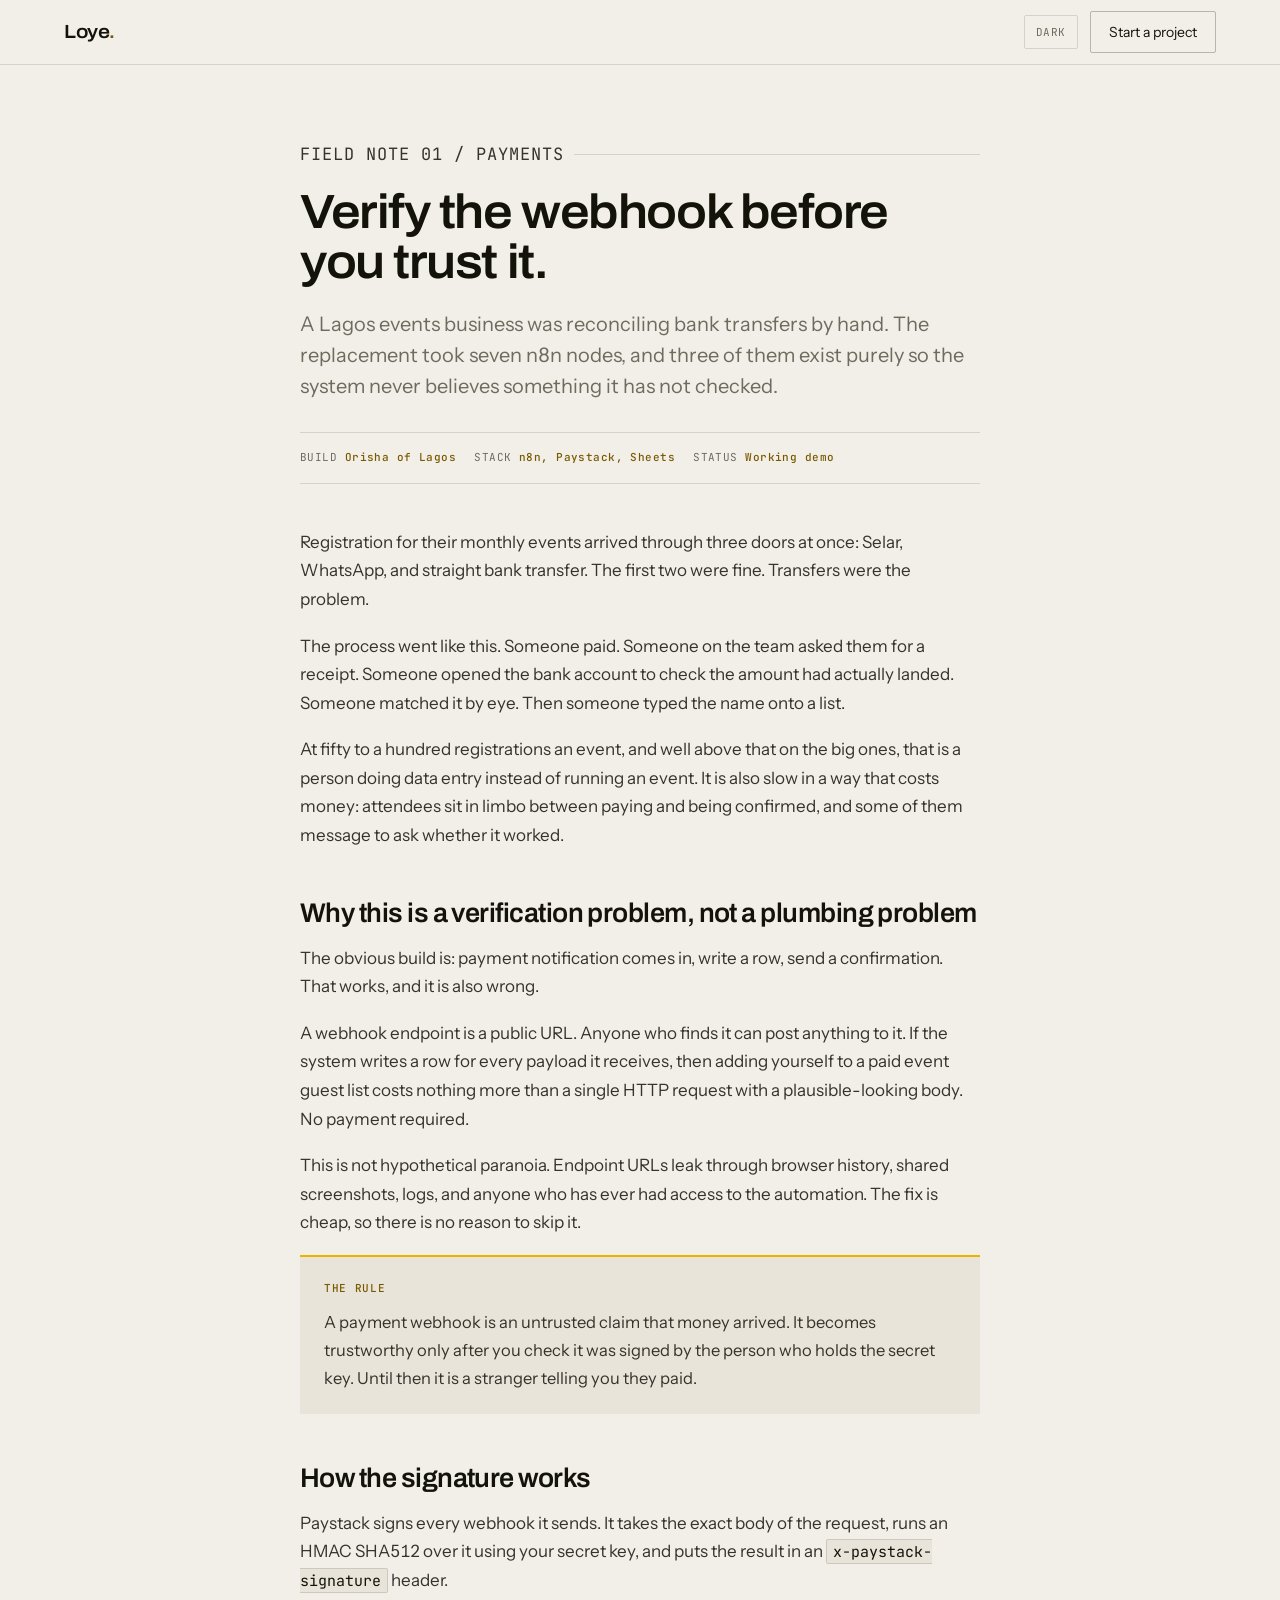
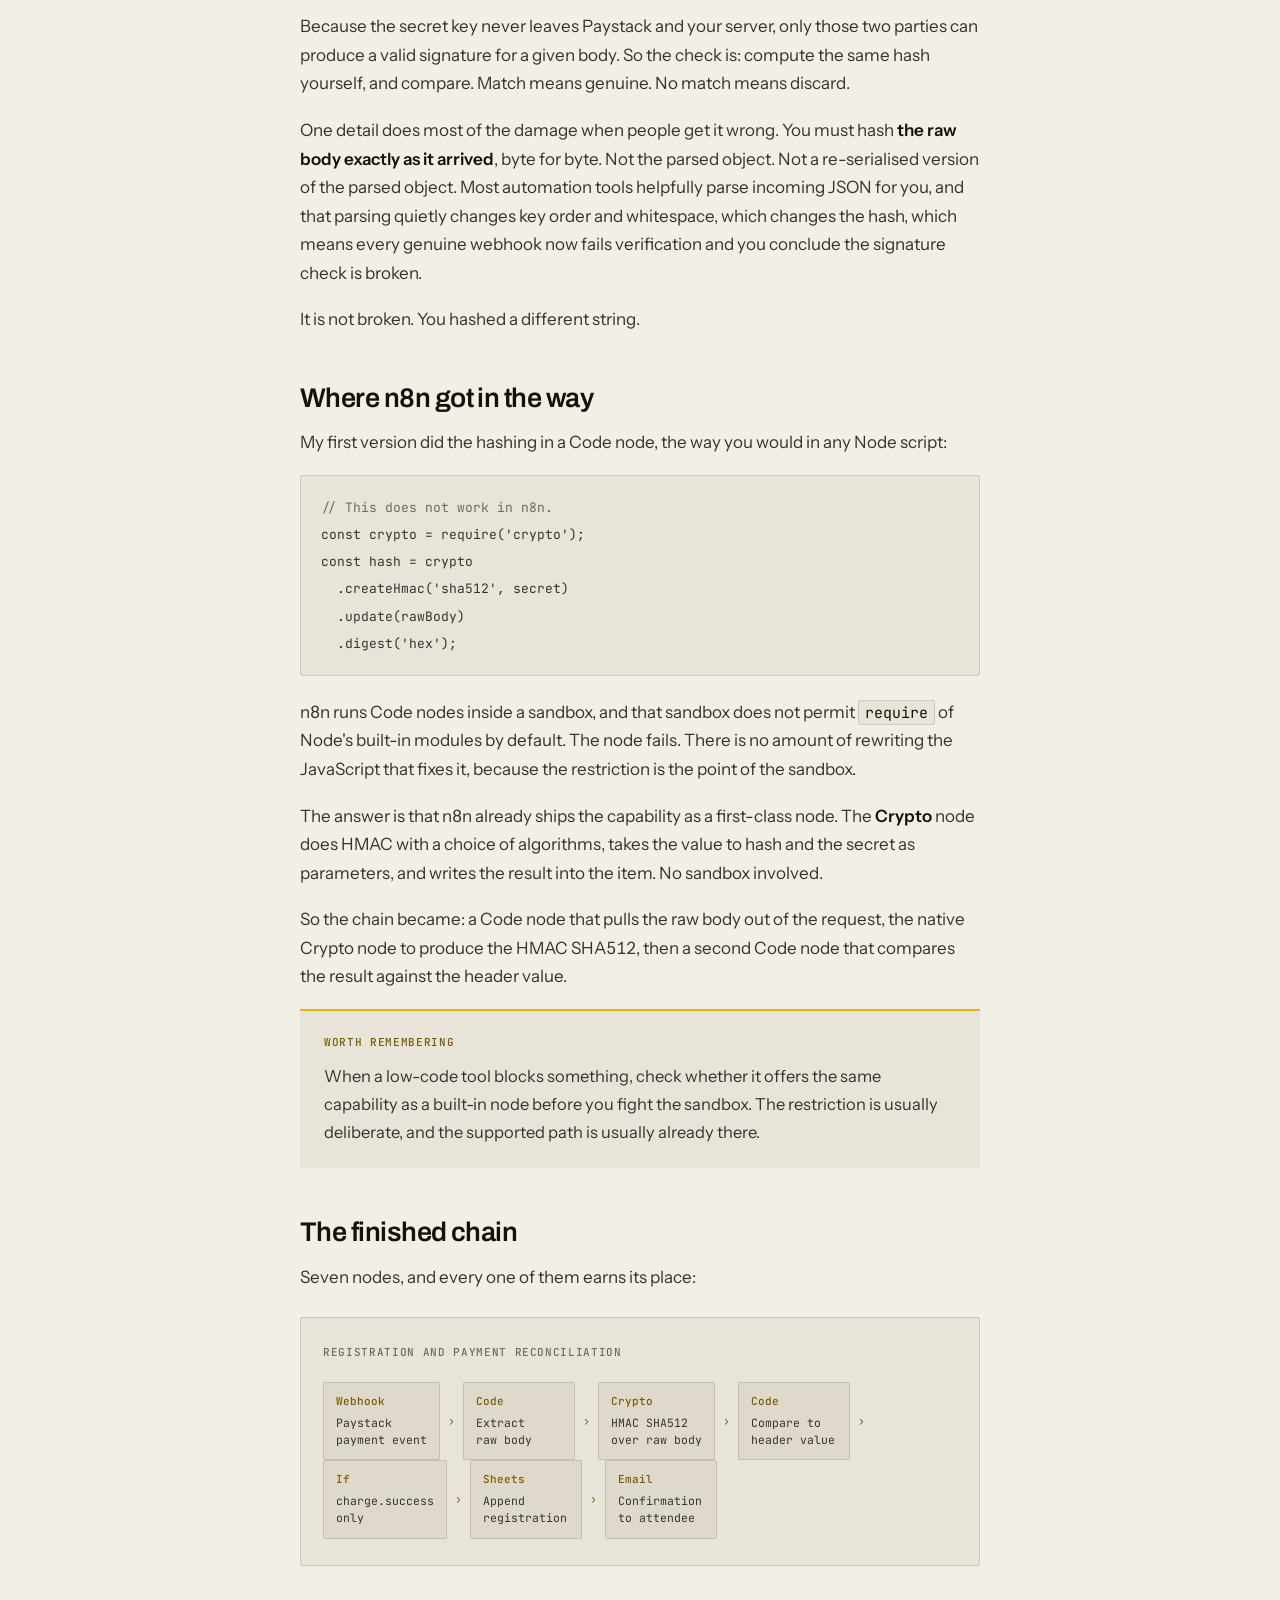
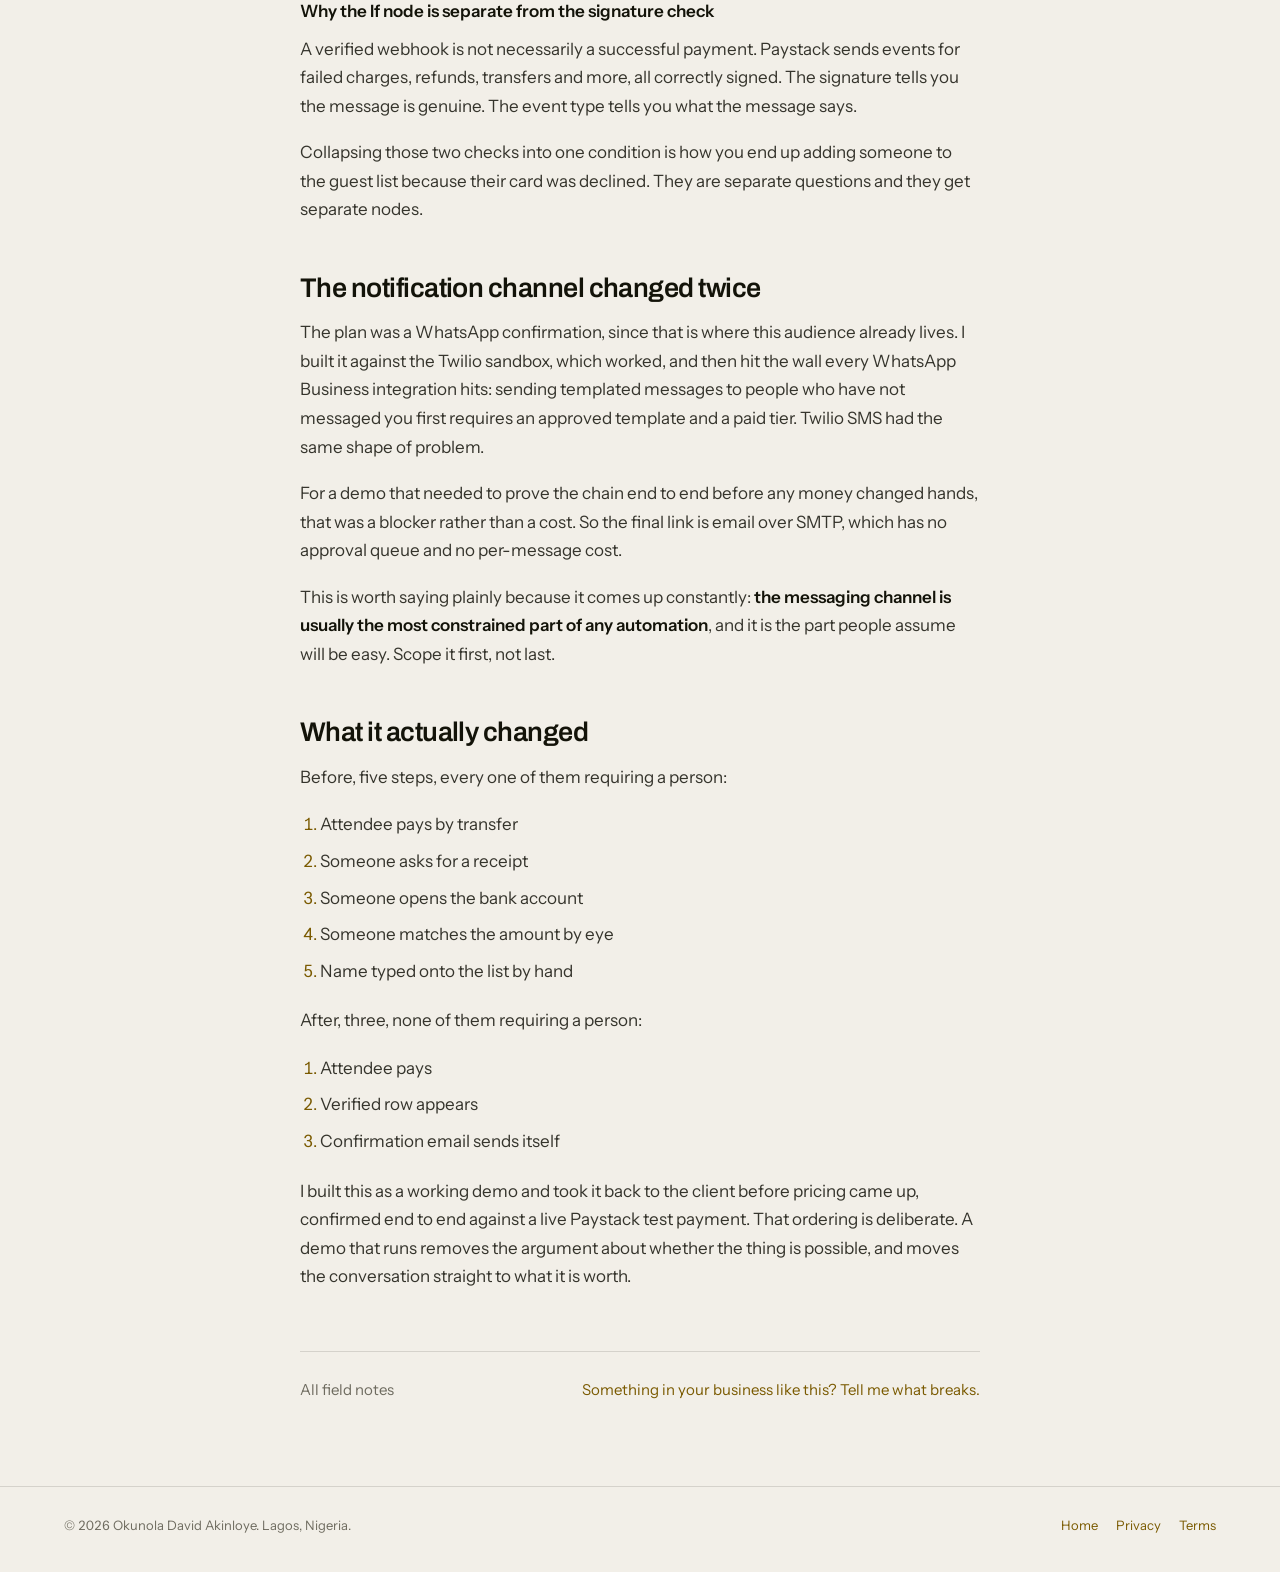
<file: notes-webhook-verification.html>
<!DOCTYPE html>
<html lang="en">
<head>
<meta charset="UTF-8">
<meta name="viewport" content="width=device-width, initial-scale=1.0">
<title>Verify the webhook before you trust it | Okunola David Akinloye</title>
<meta name="description" content="Replacing manual bank-transfer reconciliation for a Lagos events business with an n8n chain that verifies every Paystack webhook against an HMAC SHA512 signature before writing a single row.">
<link rel="canonical" href="https://loye-portfolio-seven.vercel.app/notes-webhook-verification.html">
<meta name="theme-color" content="#F2EFE8" media="(prefers-color-scheme: light)">
<meta name="theme-color" content="#0F0F0D" media="(prefers-color-scheme: dark)">
<meta property="og:type" content="article">
<meta property="og:url" content="https://loye-portfolio-seven.vercel.app/notes-webhook-verification.html">
<meta property="og:title" content="Verify the webhook before you trust it">
<meta property="og:description" content="An n8n payment reconciliation chain that checks an HMAC SHA512 signature before writing a row, and the sandbox restriction that forced a rebuild.">
<meta property="og:image" content="https://loye-portfolio-seven.vercel.app/og-image.png">
<meta name="twitter:card" content="summary_large_image">
<link rel="icon" href="/favicon.svg" type="image/svg+xml">
<link rel="preconnect" href="https://fonts.googleapis.com">
<link rel="preconnect" href="https://fonts.gstatic.com" crossorigin>
<link href="https://fonts.googleapis.com/css2?family=Archivo:wdth,wght@62..125,400..700&family=Instrument+Sans:wght@400;500;600&family=JetBrains+Mono:wght@400;500&display=swap" rel="stylesheet">
<link rel="stylesheet" href="/styles.css">
<script>
(function(){try{var t=localStorage.getItem("theme");if(t==="light"||t==="dark")document.documentElement.setAttribute("data-theme",t);}catch(e){}})();
</script>
</head>
<body>

<nav class="nav">
  <div class="wrap">
    <a href="/" class="mark-word">Loye<span>.</span></a>
    <div class="nav-right">
      <button id="theme" type="button">LIGHT</button>
      <a href="/#contact" class="hire" data-magnetic>Start a project</a>
    </div>
  </div>
</nav>

<main class="note">
  <div class="wrap">

    <p class="note-kicker">FIELD NOTE 01 / PAYMENTS</p>
    <h1>Verify the webhook before you trust it.</h1>
    <p class="standfirst">A Lagos events business was reconciling bank transfers by hand. The replacement took seven n8n nodes, and three of them exist purely so the system never believes something it has not checked.</p>

    <div class="note-meta">
      <span>BUILD <b>Orisha of Lagos</b></span>
      <span>STACK <b>n8n, Paystack, Sheets</b></span>
      <span>STATUS <b>Working demo</b></span>
    </div>

    <p>Registration for their monthly events arrived through three doors at once: Selar, WhatsApp, and straight bank transfer. The first two were fine. Transfers were the problem.</p>

    <p>The process went like this. Someone paid. Someone on the team asked them for a receipt. Someone opened the bank account to check the amount had actually landed. Someone matched it by eye. Then someone typed the name onto a list.</p>

    <p>At fifty to a hundred registrations an event, and well above that on the big ones, that is a person doing data entry instead of running an event. It is also slow in a way that costs money: attendees sit in limbo between paying and being confirmed, and some of them message to ask whether it worked.</p>

    <h2>Why this is a verification problem, not a plumbing problem</h2>

    <p>The obvious build is: payment notification comes in, write a row, send a confirmation. That works, and it is also wrong.</p>

    <p>A webhook endpoint is a public URL. Anyone who finds it can post anything to it. If the system writes a row for every payload it receives, then adding yourself to a paid event guest list costs nothing more than a single HTTP request with a plausible-looking body. No payment required.</p>

    <p>This is not hypothetical paranoia. Endpoint URLs leak through browser history, shared screenshots, logs, and anyone who has ever had access to the automation. The fix is cheap, so there is no reason to skip it.</p>

    <div class="pull">
      <p><b>THE RULE</b></p>
      <p>A payment webhook is an untrusted claim that money arrived. It becomes trustworthy only after you check it was signed by the person who holds the secret key. Until then it is a stranger telling you they paid.</p>
    </div>

    <h2>How the signature works</h2>

    <p>Paystack signs every webhook it sends. It takes the exact body of the request, runs an HMAC SHA512 over it using your secret key, and puts the result in an <code>x-paystack-signature</code> header.</p>

    <p>Because the secret key never leaves Paystack and your server, only those two parties can produce a valid signature for a given body. So the check is: compute the same hash yourself, and compare. Match means genuine. No match means discard.</p>

    <p>One detail does most of the damage when people get it wrong. You must hash <strong>the raw body exactly as it arrived</strong>, byte for byte. Not the parsed object. Not a re-serialised version of the parsed object. Most automation tools helpfully parse incoming JSON for you, and that parsing quietly changes key order and whitespace, which changes the hash, which means every genuine webhook now fails verification and you conclude the signature check is broken.</p>

    <p>It is not broken. You hashed a different string.</p>

    <h2>Where n8n got in the way</h2>

    <p>My first version did the hashing in a Code node, the way you would in any Node script:</p>

<pre><code><span class="c">// This does not work in n8n.</span>
const crypto = require('crypto');
const hash = crypto
  .createHmac('sha512', secret)
  .update(rawBody)
  .digest('hex');</code></pre>

    <p>n8n runs Code nodes inside a sandbox, and that sandbox does not permit <code>require</code> of Node's built-in modules by default. The node fails. There is no amount of rewriting the JavaScript that fixes it, because the restriction is the point of the sandbox.</p>

    <p>The answer is that n8n already ships the capability as a first-class node. The <strong>Crypto</strong> node does HMAC with a choice of algorithms, takes the value to hash and the secret as parameters, and writes the result into the item. No sandbox involved.</p>

    <p>So the chain became: a Code node that pulls the raw body out of the request, the native Crypto node to produce the HMAC SHA512, then a second Code node that compares the result against the header value.</p>

    <div class="pull">
      <p><b>WORTH REMEMBERING</b></p>
      <p>When a low-code tool blocks something, check whether it offers the same capability as a built-in node before you fight the sandbox. The restriction is usually deliberate, and the supported path is usually already there.</p>
    </div>

    <h2>The finished chain</h2>

    <p>Seven nodes, and every one of them earns its place:</p>

    <div class="schematic">
      <h4>REGISTRATION AND PAYMENT RECONCILIATION</h4>
      <div class="chain">
        <div class="node"><b>Webhook</b>Paystack<br>payment event</div>
        <div class="link" aria-hidden="true">&rsaquo;</div>
        <div class="node"><b>Code</b>Extract<br>raw body</div>
        <div class="link" aria-hidden="true">&rsaquo;</div>
        <div class="node"><b>Crypto</b>HMAC SHA512<br>over raw body</div>
        <div class="link" aria-hidden="true">&rsaquo;</div>
        <div class="node"><b>Code</b>Compare to<br>header value</div>
        <div class="link" aria-hidden="true">&rsaquo;</div>
        <div class="node"><b>If</b>charge.success<br>only</div>
        <div class="link" aria-hidden="true">&rsaquo;</div>
        <div class="node"><b>Sheets</b>Append<br>registration</div>
        <div class="link" aria-hidden="true">&rsaquo;</div>
        <div class="node"><b>Email</b>Confirmation<br>to attendee</div>
      </div>
    </div>

    <h3>Why the If node is separate from the signature check</h3>

    <p>A verified webhook is not necessarily a successful payment. Paystack sends events for failed charges, refunds, transfers and more, all correctly signed. The signature tells you the message is genuine. The event type tells you what the message says.</p>

    <p>Collapsing those two checks into one condition is how you end up adding someone to the guest list because their card was declined. They are separate questions and they get separate nodes.</p>

    <h2>The notification channel changed twice</h2>

    <p>The plan was a WhatsApp confirmation, since that is where this audience already lives. I built it against the Twilio sandbox, which worked, and then hit the wall every WhatsApp Business integration hits: sending templated messages to people who have not messaged you first requires an approved template and a paid tier. Twilio SMS had the same shape of problem.</p>

    <p>For a demo that needed to prove the chain end to end before any money changed hands, that was a blocker rather than a cost. So the final link is email over SMTP, which has no approval queue and no per-message cost.</p>

    <p>This is worth saying plainly because it comes up constantly: <strong>the messaging channel is usually the most constrained part of any automation</strong>, and it is the part people assume will be easy. Scope it first, not last.</p>

    <h2>What it actually changed</h2>

    <p>Before, five steps, every one of them requiring a person:</p>
    <ol>
      <li>Attendee pays by transfer</li>
      <li>Someone asks for a receipt</li>
      <li>Someone opens the bank account</li>
      <li>Someone matches the amount by eye</li>
      <li>Name typed onto the list by hand</li>
    </ol>

    <p>After, three, none of them requiring a person:</p>
    <ol>
      <li>Attendee pays</li>
      <li>Verified row appears</li>
      <li>Confirmation email sends itself</li>
    </ol>

    <p>I built this as a working demo and took it back to the client before pricing came up, confirmed end to end against a live Paystack test payment. That ordering is deliberate. A demo that runs removes the argument about whether the thing is possible, and moves the conversation straight to what it is worth.</p>

    <div class="note-foot">
      <a href="/#notes" class="back">All field notes</a>
      <a href="/#contact">Something in your business like this? Tell me what breaks.</a>
    </div>

  </div>
</main>

<footer>
  <div class="wrap">
    <span>&copy; 2026 Okunola David Akinloye. Lagos, Nigeria.</span>
    <nav>
      <a href="/">Home</a>
      <a href="/privacy.html">Privacy</a>
      <a href="/terms.html">Terms</a>
    </nav>
  </div>
</footer>

<script src="/site.js"></script>
</body>
</html>
</file>
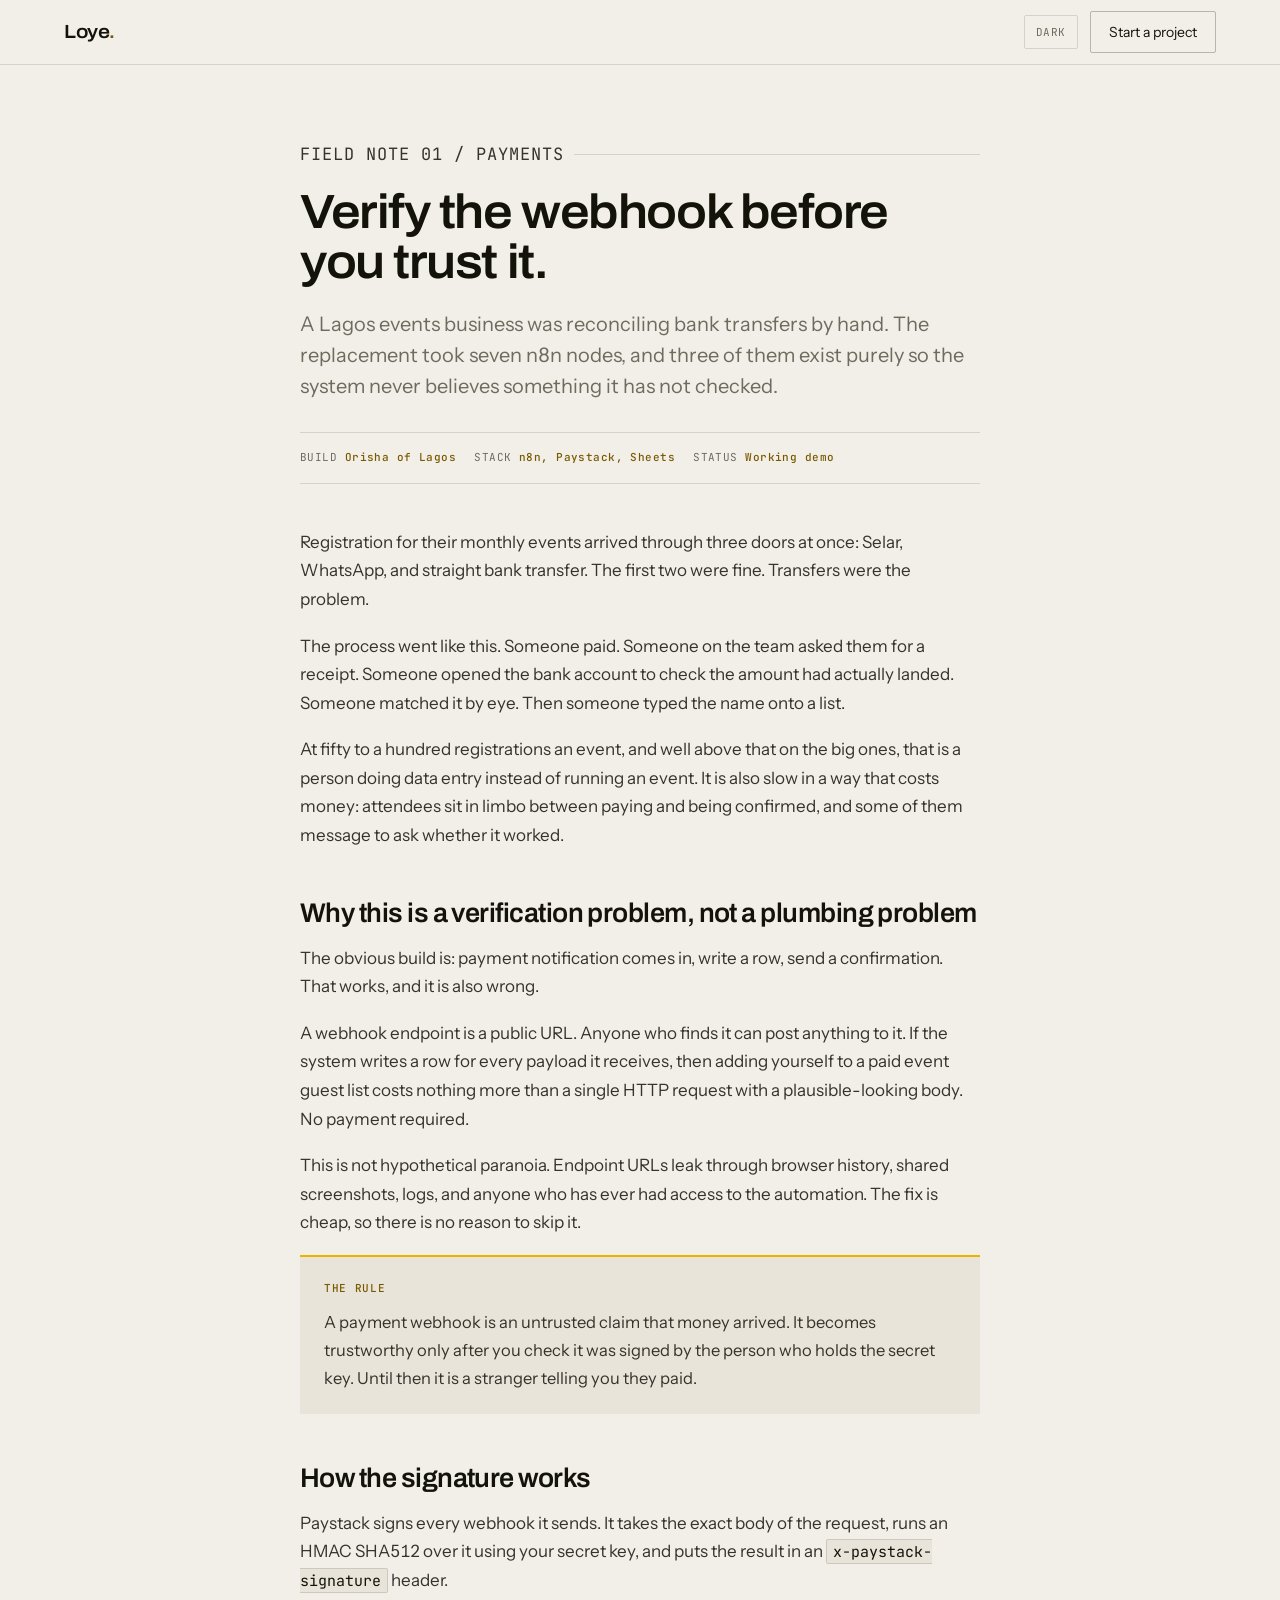
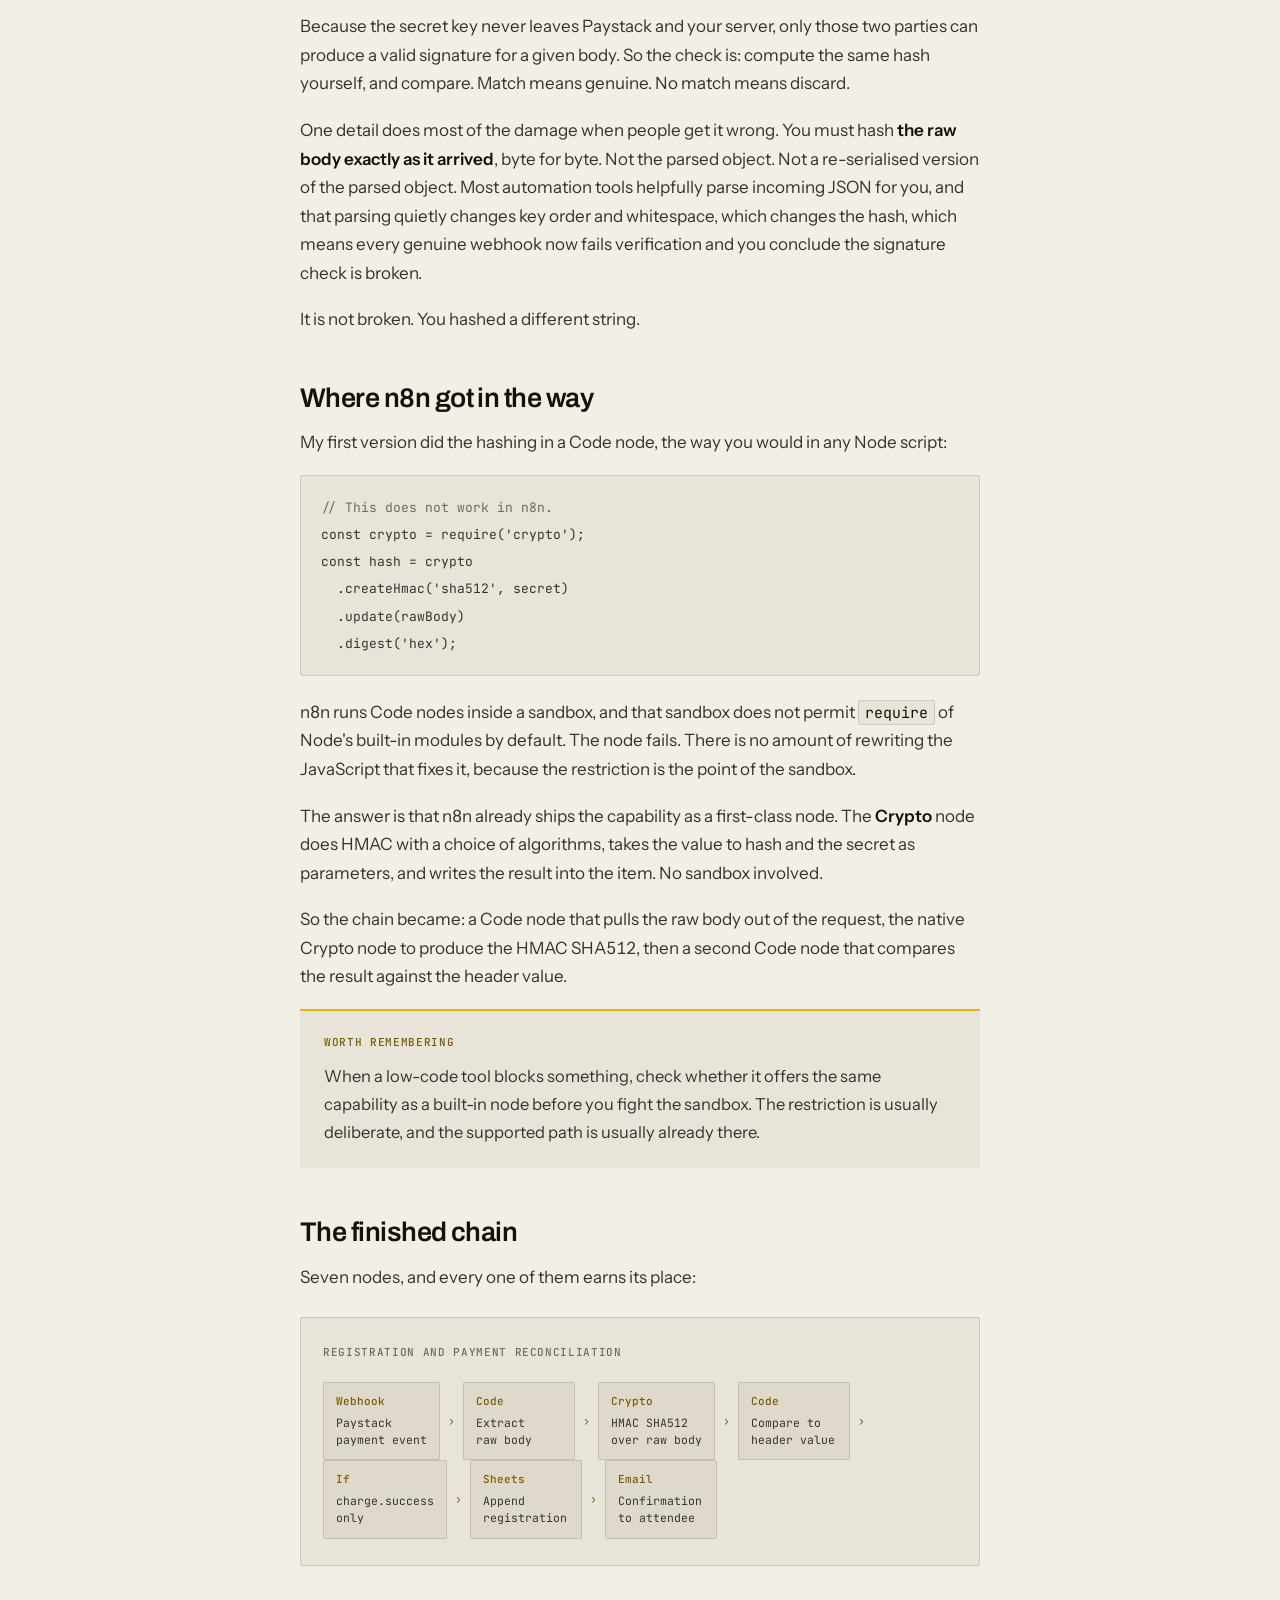
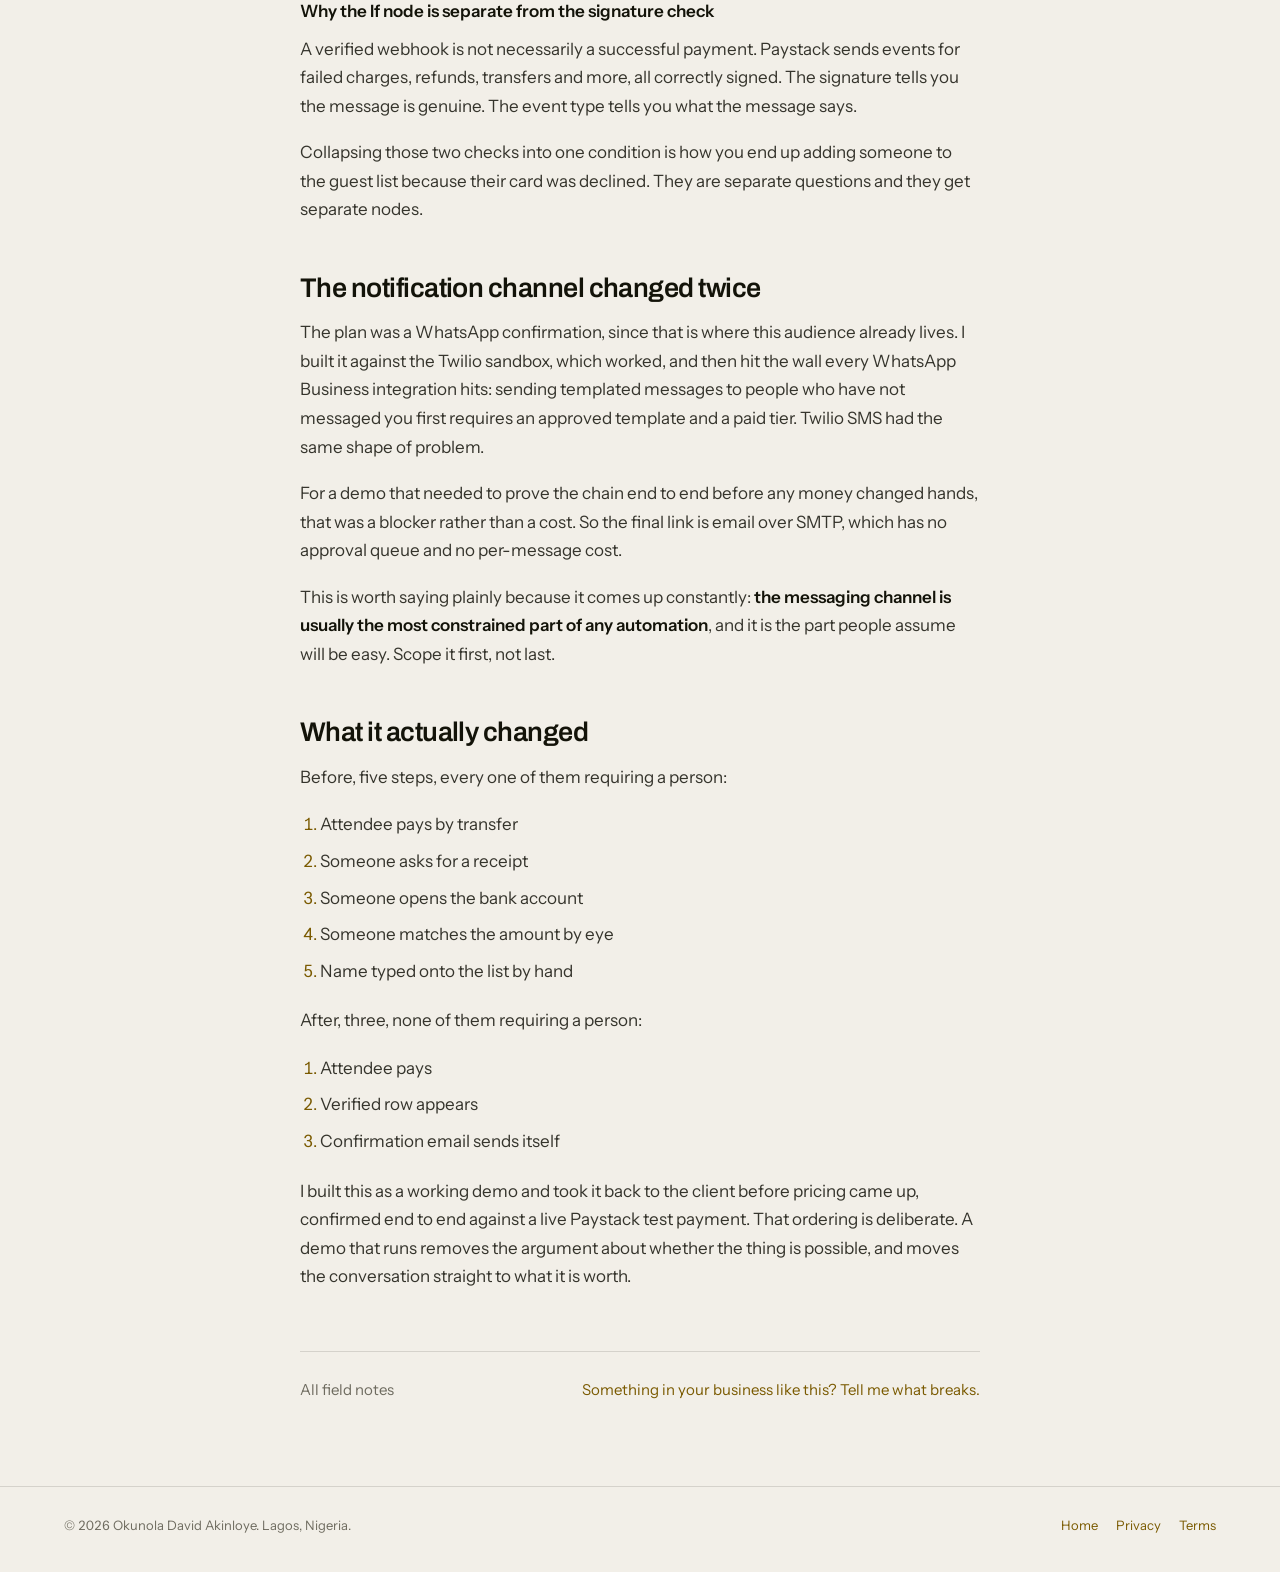
<file: notes-webhook-verification_1.html>
<!DOCTYPE html>
<html lang="en">
<head>
<meta charset="UTF-8">
<meta name="viewport" content="width=device-width, initial-scale=1.0">
<title>Verify the webhook before you trust it | Okunola David Akinloye</title>
<meta name="description" content="Replacing manual bank-transfer reconciliation for a Lagos events business with an n8n chain that verifies every Paystack webhook against an HMAC SHA512 signature before writing a single row.">
<link rel="canonical" href="https://loye-portfolio-seven.vercel.app/notes-webhook-verification.html">
<meta name="theme-color" content="#F2EFE8" media="(prefers-color-scheme: light)">
<meta name="theme-color" content="#0F0F0D" media="(prefers-color-scheme: dark)">
<meta property="og:type" content="article">
<meta property="og:url" content="https://loye-portfolio-seven.vercel.app/notes-webhook-verification.html">
<meta property="og:title" content="Verify the webhook before you trust it">
<meta property="og:description" content="An n8n payment reconciliation chain that checks an HMAC SHA512 signature before writing a row, and the sandbox restriction that forced a rebuild.">
<meta property="og:image" content="https://loye-portfolio-seven.vercel.app/og-image.png">
<meta name="twitter:card" content="summary_large_image">
<link rel="icon" href="/favicon.svg" type="image/svg+xml">
<link rel="preconnect" href="https://fonts.googleapis.com">
<link rel="preconnect" href="https://fonts.gstatic.com" crossorigin>
<link href="https://fonts.googleapis.com/css2?family=Archivo:wdth,wght@62..125,400..700&family=Instrument+Sans:wght@400;500;600&family=JetBrains+Mono:wght@400;500&display=swap" rel="stylesheet">
<link rel="stylesheet" href="/styles.css">
<script>
(function(){try{var t=localStorage.getItem("theme");if(t==="light"||t==="dark")document.documentElement.setAttribute("data-theme",t);}catch(e){}})();
</script>
</head>
<body>
<canvas id="field" aria-hidden="true"></canvas>

<nav class="nav">
  <div class="wrap">
    <a href="/" class="mark-word">Loye<span>.</span></a>
    <div class="nav-right">
      <button id="theme" type="button">LIGHT</button>
      <a href="/#contact" class="hire" data-magnetic>Start a project</a>
    </div>
  </div>
</nav>

<main class="note">
  <div class="wrap">

    <p class="note-kicker">FIELD NOTE 01 / PAYMENTS</p>
    <h1>Verify the webhook before you trust it.</h1>
    <p class="standfirst">A Lagos events business was reconciling bank transfers by hand. The replacement took seven n8n nodes, and three of them exist purely so the system never believes something it has not checked.</p>

    <div class="note-meta">
      <span>BUILD <b>Orisha of Lagos</b></span>
      <span>STACK <b>n8n, Paystack, Sheets</b></span>
      <span>STATUS <b>Working demo</b></span>
    </div>

    <p>Registration for their monthly events arrived through three doors at once: Selar, WhatsApp, and straight bank transfer. The first two were fine. Transfers were the problem.</p>

    <p>The process went like this. Someone paid. Someone on the team asked them for a receipt. Someone opened the bank account to check the amount had actually landed. Someone matched it by eye. Then someone typed the name onto a list.</p>

    <p>At fifty to a hundred registrations an event, and well above that on the big ones, that is a person doing data entry instead of running an event. It is also slow in a way that costs money: attendees sit in limbo between paying and being confirmed, and some of them message to ask whether it worked.</p>

    <h2>Why this is a verification problem, not a plumbing problem</h2>

    <p>The obvious build is: payment notification comes in, write a row, send a confirmation. That works, and it is also wrong.</p>

    <p>A webhook endpoint is a public URL. Anyone who finds it can post anything to it. If the system writes a row for every payload it receives, then adding yourself to a paid event guest list costs nothing more than a single HTTP request with a plausible-looking body. No payment required.</p>

    <p>This is not hypothetical paranoia. Endpoint URLs leak through browser history, shared screenshots, logs, and anyone who has ever had access to the automation. The fix is cheap, so there is no reason to skip it.</p>

    <div class="pull">
      <p><b>THE RULE</b></p>
      <p>A payment webhook is an untrusted claim that money arrived. It becomes trustworthy only after you check it was signed by the person who holds the secret key. Until then it is a stranger telling you they paid.</p>
    </div>

    <h2>How the signature works</h2>

    <p>Paystack signs every webhook it sends. It takes the exact body of the request, runs an HMAC SHA512 over it using your secret key, and puts the result in an <code>x-paystack-signature</code> header.</p>

    <p>Because the secret key never leaves Paystack and your server, only those two parties can produce a valid signature for a given body. So the check is: compute the same hash yourself, and compare. Match means genuine. No match means discard.</p>

    <p>One detail does most of the damage when people get it wrong. You must hash <strong>the raw body exactly as it arrived</strong>, byte for byte. Not the parsed object. Not a re-serialised version of the parsed object. Most automation tools helpfully parse incoming JSON for you, and that parsing quietly changes key order and whitespace, which changes the hash, which means every genuine webhook now fails verification and you conclude the signature check is broken.</p>

    <p>It is not broken. You hashed a different string.</p>

    <h2>Where n8n got in the way</h2>

    <p>My first version did the hashing in a Code node, the way you would in any Node script:</p>

<pre><code><span class="c">// This does not work in n8n.</span>
const crypto = require('crypto');
const hash = crypto
  .createHmac('sha512', secret)
  .update(rawBody)
  .digest('hex');</code></pre>

    <p>n8n runs Code nodes inside a sandbox, and that sandbox does not permit <code>require</code> of Node's built-in modules by default. The node fails. There is no amount of rewriting the JavaScript that fixes it, because the restriction is the point of the sandbox.</p>

    <p>The answer is that n8n already ships the capability as a first-class node. The <strong>Crypto</strong> node does HMAC with a choice of algorithms, takes the value to hash and the secret as parameters, and writes the result into the item. No sandbox involved.</p>

    <p>So the chain became: a Code node that pulls the raw body out of the request, the native Crypto node to produce the HMAC SHA512, then a second Code node that compares the result against the header value.</p>

    <div class="pull">
      <p><b>WORTH REMEMBERING</b></p>
      <p>When a low-code tool blocks something, check whether it offers the same capability as a built-in node before you fight the sandbox. The restriction is usually deliberate, and the supported path is usually already there.</p>
    </div>

    <h2>The finished chain</h2>

    <p>Seven nodes, and every one of them earns its place:</p>

    <div class="schematic">
      <h4>REGISTRATION AND PAYMENT RECONCILIATION</h4>
      <div class="chain">
        <div class="node"><b>Webhook</b>Paystack<br>payment event</div>
        <div class="link" aria-hidden="true">&rsaquo;</div>
        <div class="node"><b>Code</b>Extract<br>raw body</div>
        <div class="link" aria-hidden="true">&rsaquo;</div>
        <div class="node"><b>Crypto</b>HMAC SHA512<br>over raw body</div>
        <div class="link" aria-hidden="true">&rsaquo;</div>
        <div class="node"><b>Code</b>Compare to<br>header value</div>
        <div class="link" aria-hidden="true">&rsaquo;</div>
        <div class="node"><b>If</b>charge.success<br>only</div>
        <div class="link" aria-hidden="true">&rsaquo;</div>
        <div class="node"><b>Sheets</b>Append<br>registration</div>
        <div class="link" aria-hidden="true">&rsaquo;</div>
        <div class="node"><b>Email</b>Confirmation<br>to attendee</div>
      </div>
    </div>

    <h3>Why the If node is separate from the signature check</h3>

    <p>A verified webhook is not necessarily a successful payment. Paystack sends events for failed charges, refunds, transfers and more, all correctly signed. The signature tells you the message is genuine. The event type tells you what the message says.</p>

    <p>Collapsing those two checks into one condition is how you end up adding someone to the guest list because their card was declined. They are separate questions and they get separate nodes.</p>

    <h2>The notification channel changed twice</h2>

    <p>The plan was a WhatsApp confirmation, since that is where this audience already lives. I built it against the Twilio sandbox, which worked, and then hit the wall every WhatsApp Business integration hits: sending templated messages to people who have not messaged you first requires an approved template and a paid tier. Twilio SMS had the same shape of problem.</p>

    <p>For a demo that needed to prove the chain end to end before any money changed hands, that was a blocker rather than a cost. So the final link is email over SMTP, which has no approval queue and no per-message cost.</p>

    <p>This is worth saying plainly because it comes up constantly: <strong>the messaging channel is usually the most constrained part of any automation</strong>, and it is the part people assume will be easy. Scope it first, not last.</p>

    <h2>What it actually changed</h2>

    <p>Before, five steps, every one of them requiring a person:</p>
    <ol>
      <li>Attendee pays by transfer</li>
      <li>Someone asks for a receipt</li>
      <li>Someone opens the bank account</li>
      <li>Someone matches the amount by eye</li>
      <li>Name typed onto the list by hand</li>
    </ol>

    <p>After, three, none of them requiring a person:</p>
    <ol>
      <li>Attendee pays</li>
      <li>Verified row appears</li>
      <li>Confirmation email sends itself</li>
    </ol>

    <p>I built this as a working demo and took it back to the client before pricing came up, confirmed end to end against a live Paystack test payment. That ordering is deliberate. A demo that runs removes the argument about whether the thing is possible, and moves the conversation straight to what it is worth.</p>

    <div class="note-foot">
      <a href="/#notes" class="back">All field notes</a>
      <a href="/#contact">Something in your business like this? Tell me what breaks.</a>
    </div>

  </div>
</main>

<footer>
  <div class="wrap">
    <span>&copy; 2026 Okunola David Akinloye. Lagos, Nigeria.</span>
    <nav>
      <a href="/">Home</a>
      <a href="/privacy.html">Privacy</a>
      <a href="/terms.html">Terms</a>
    </nav>
  </div>
</footer>

<script src="/site.js"></script>
</body>
</html>
</file>
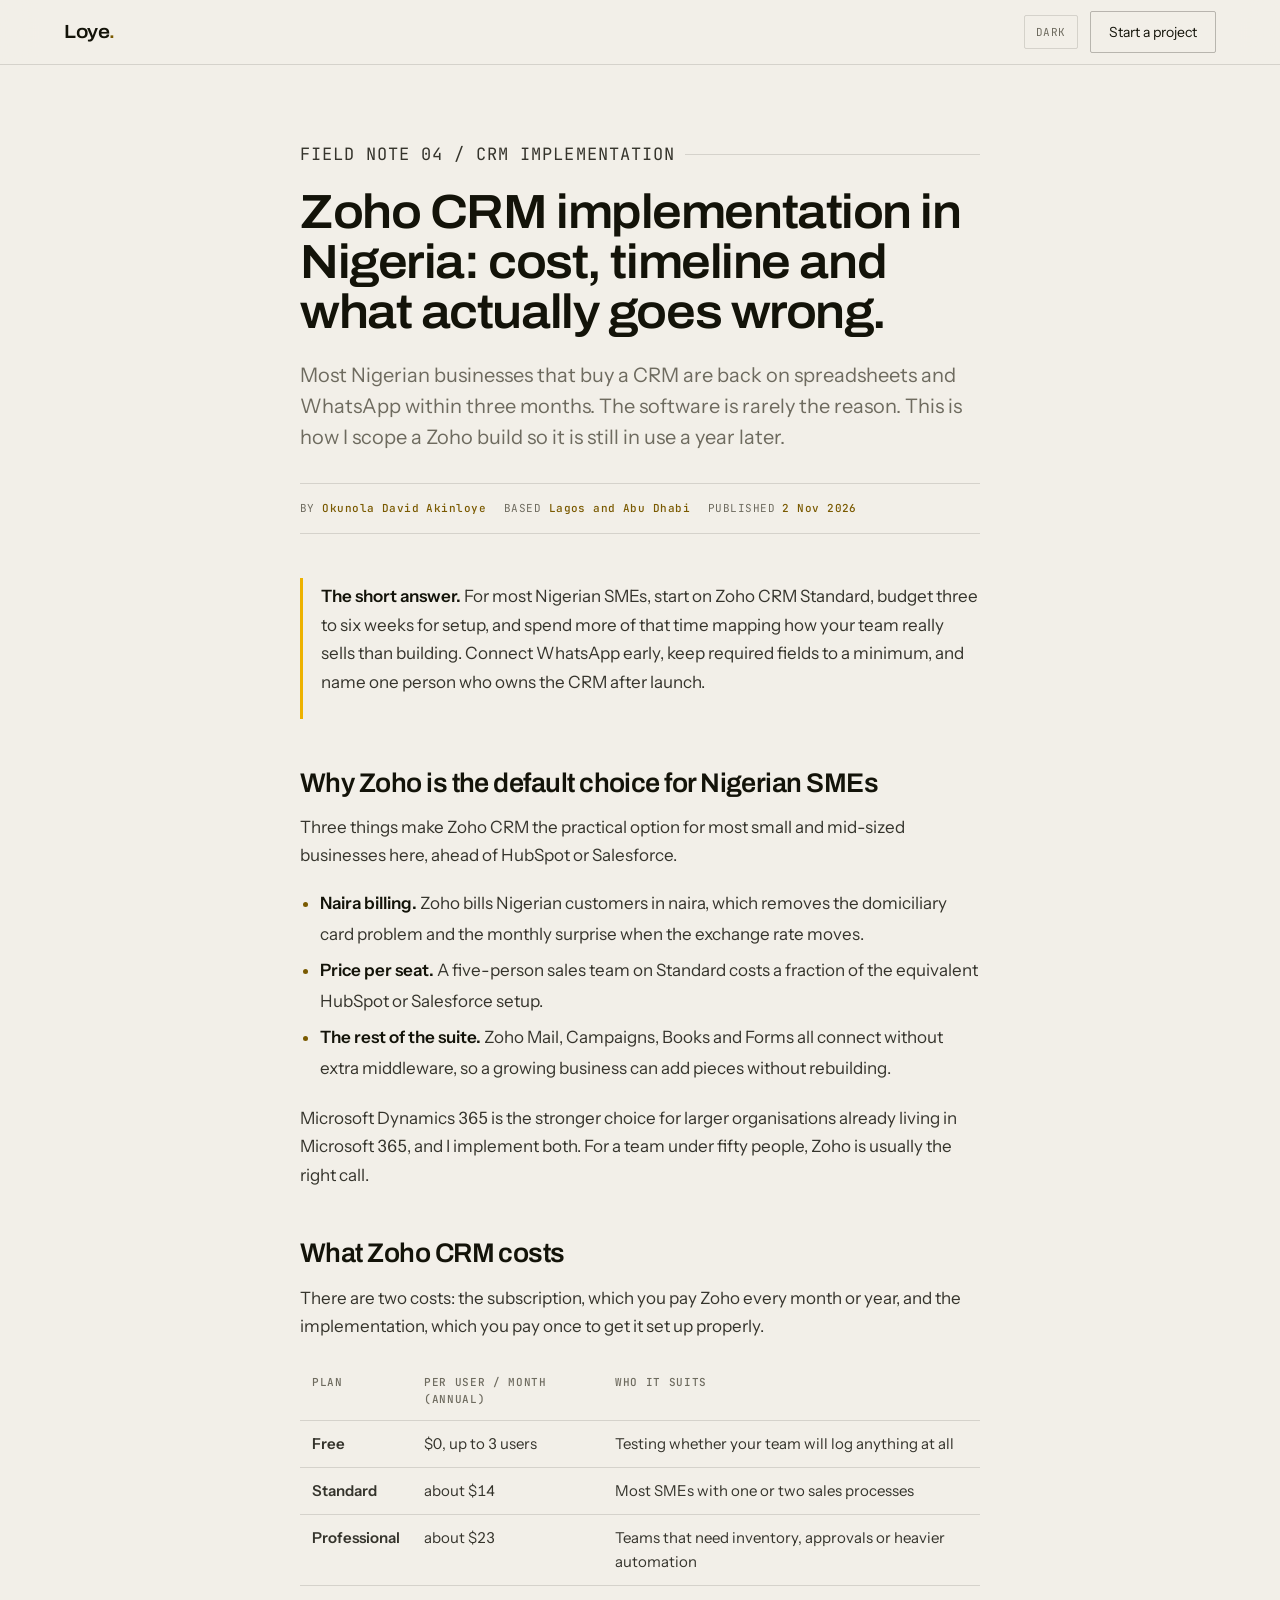
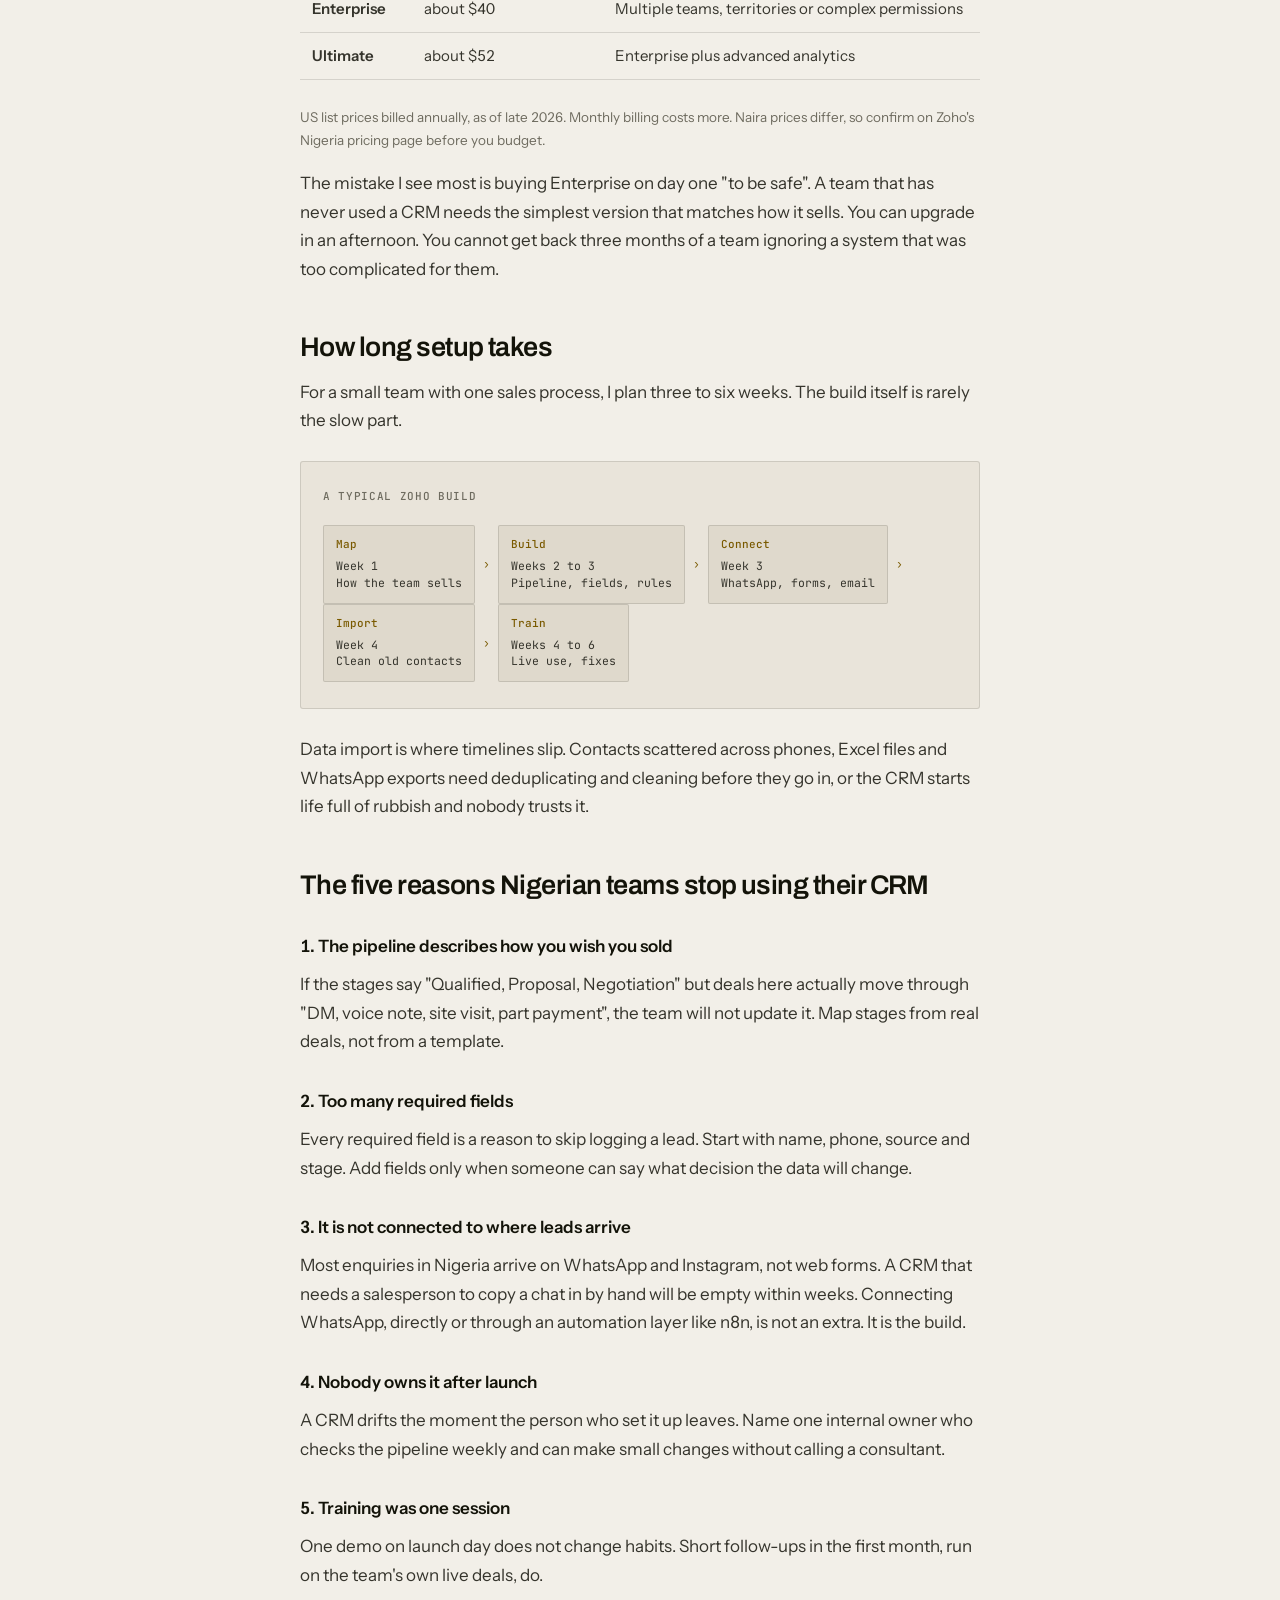
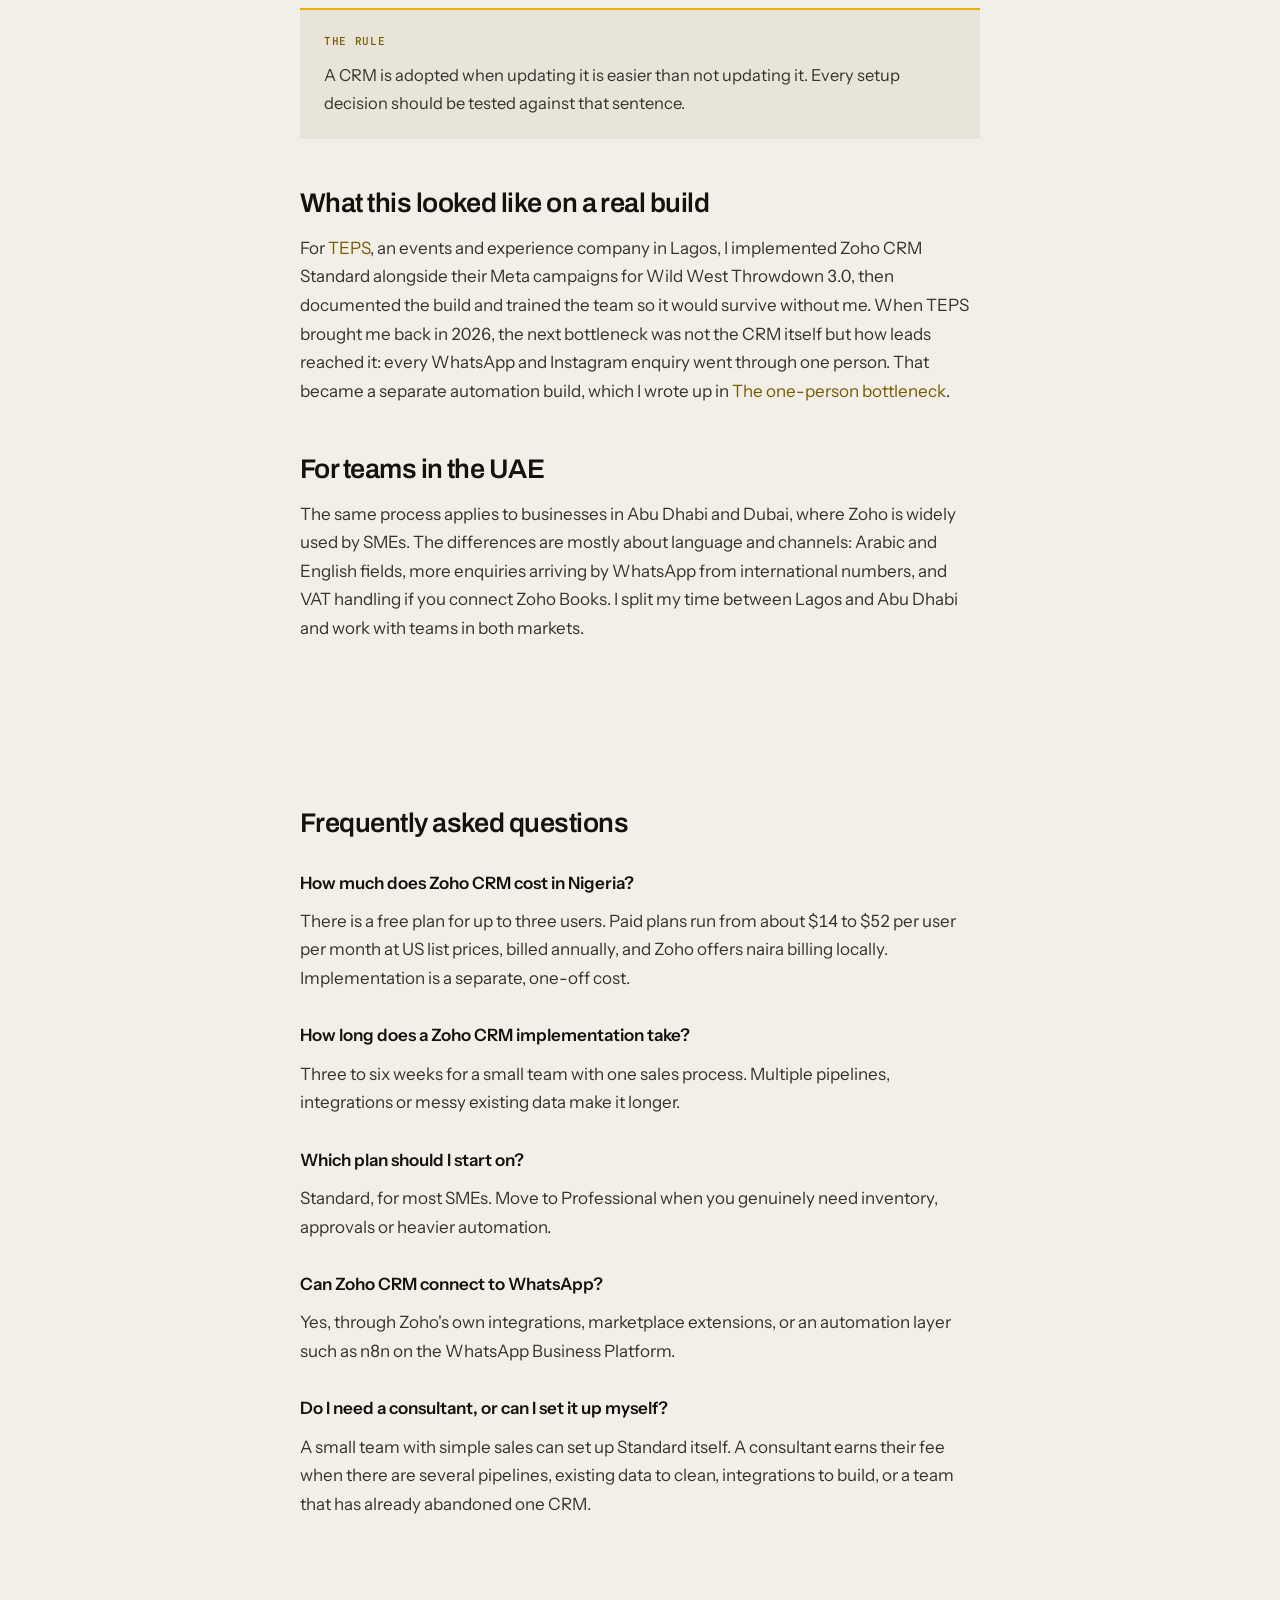
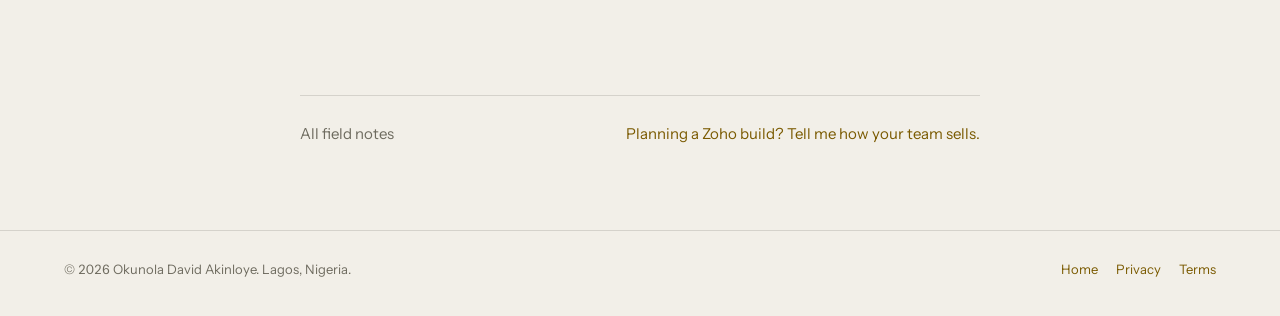
<file: notes-zoho-crm-implementation-nigeria.html>
<!DOCTYPE html>
<html lang="en">
<head>
<meta charset="UTF-8">
<meta name="viewport" content="width=device-width, initial-scale=1.0">
<title>Zoho CRM Implementation in Nigeria: Cost, Timeline and What Goes Wrong | Okunola David Akinloye</title>
<meta name="description" content="A practical guide to Zoho CRM implementation for Nigerian SMEs, from a Lagos CRM consultant: which plan to pick, what it costs, how long setup takes, and the five mistakes that make teams stop using it.">
<link rel="canonical" href="https://loye-portfolio-seven.vercel.app/notes-zoho-crm-implementation-nigeria.html">
<meta name="author" content="Okunola David Akinloye">
<meta name="theme-color" content="#F2EFE8" media="(prefers-color-scheme: light)">
<meta name="theme-color" content="#0F0F0D" media="(prefers-color-scheme: dark)">
<meta property="og:type" content="article">
<meta property="og:url" content="https://loye-portfolio-seven.vercel.app/notes-zoho-crm-implementation-nigeria.html">
<meta property="og:title" content="Zoho CRM implementation in Nigeria: cost, timeline and what goes wrong">
<meta property="og:description" content="Which plan to pick, what it costs, how long setup takes, and why most Nigerian teams stop using their CRM within three months.">
<meta property="og:image" content="https://loye-portfolio-seven.vercel.app/og-image.png">
<meta property="article:published_time" content="2026-11-02">
<meta name="twitter:card" content="summary_large_image">
<link rel="icon" href="/favicon.svg" type="image/svg+xml">
<link rel="preconnect" href="https://fonts.googleapis.com">
<link rel="preconnect" href="https://fonts.gstatic.com" crossorigin>
<link href="https://fonts.googleapis.com/css2?family=Archivo:wdth,wght@62..125,400..700&family=Instrument+Sans:wght@400;500;600&family=JetBrains+Mono:wght@400;500&display=swap" rel="stylesheet">
<link rel="stylesheet" href="/styles.css">
<style>
  .note table{width:100%;border-collapse:collapse;margin:22px 0 26px;font-size:15px}
  .note th,.note td{text-align:left;padding:11px 12px;border-bottom:1px solid var(--line);vertical-align:top}
  .note th{font-family:var(--mono);font-size:11px;letter-spacing:0.06em;font-weight:500;color:var(--muted)}
  .note td:first-child{font-weight:600}
  .note .tldr{border-left:3px solid var(--accent);padding:4px 0 4px 18px;margin:26px 0}
  .note .faq h3{margin-top:30px}
  .note .src{font-size:13.5px;color:var(--muted)}
  @media (max-width:600px){.note table{font-size:13.5px}.note th,.note td{padding:9px 6px}}
</style>
<script>
(function(){try{var t=localStorage.getItem("theme");if(t==="light"||t==="dark")document.documentElement.setAttribute("data-theme",t);}catch(e){}})();
</script>
<script type="application/ld+json">
{
  "@context": "https://schema.org",
  "@graph": [
    {
      "@type": "Article",
      "headline": "Zoho CRM implementation in Nigeria: cost, timeline and what goes wrong",
      "description": "A practical guide to Zoho CRM implementation for Nigerian SMEs: plan choice, cost, setup timeline and common failure points.",
      "datePublished": "2026-11-02",
      "dateModified": "2026-11-02",
      "mainEntityOfPage": "https://loye-portfolio-seven.vercel.app/notes-zoho-crm-implementation-nigeria.html",
      "image": "https://loye-portfolio-seven.vercel.app/og-image.png",
      "author": {
        "@type": "Person",
        "name": "Okunola David Akinloye",
        "alternateName": "Loye",
        "jobTitle": "Marketing Automation and CRM Specialist",
        "url": "https://loye-portfolio-seven.vercel.app/"
      },
      "about": ["Zoho CRM", "CRM implementation", "Small business CRM in Nigeria"]
    },
    {
      "@type": "FAQPage",
      "mainEntity": [
        {
          "@type": "Question",
          "name": "How much does Zoho CRM cost in Nigeria?",
          "acceptedAnswer": { "@type": "Answer", "text": "Zoho CRM has a free plan for up to 3 users. Paid plans, billed annually, are roughly $14 (Standard), $23 (Professional), $40 (Enterprise) and $52 (Ultimate) per user per month at US list prices. Zoho offers naira billing for Nigerian businesses, so check the local price on Zoho's Nigeria site before budgeting. Implementation by a consultant is a separate, one-off cost." }
        },
        {
          "@type": "Question",
          "name": "How long does a Zoho CRM implementation take?",
          "acceptedAnswer": { "@type": "Answer", "text": "For a small team with one sales process, a working setup usually takes three to six weeks: one week to map how the team actually sells, one to two weeks to build, and one to three weeks of testing, data import and training. Multiple pipelines, integrations or messy data push it longer." }
        },
        {
          "@type": "Question",
          "name": "Which Zoho CRM plan should a Nigerian SME start on?",
          "acceptedAnswer": { "@type": "Answer", "text": "Most small teams should start on Standard. It covers pipelines, custom fields, scoring and basic workflow rules. Move to Professional when you need inventory, more automation, or approval processes. Starting on Enterprise usually means paying for features nobody uses." }
        },
        {
          "@type": "Question",
          "name": "Does Zoho CRM work with WhatsApp?",
          "acceptedAnswer": { "@type": "Answer", "text": "Yes. WhatsApp can be connected through Zoho's own integrations, marketplace extensions, or an automation layer such as n8n using the WhatsApp Business Platform. For Nigerian businesses where most enquiries arrive on WhatsApp, this connection is usually the difference between a CRM that gets used and one that does not." }
        },
        {
          "@type": "Question",
          "name": "Why do teams stop using their CRM?",
          "acceptedAnswer": { "@type": "Answer", "text": "The usual causes are a pipeline that does not match how the team really sells, too many required fields, no connection to where leads actually arrive (often WhatsApp and Instagram), no owner after launch, and no training. All five are setup decisions, not software problems." }
        }
      ]
    }
  ]
}
</script>
</head>
<body>

<nav class="nav">
  <div class="wrap">
    <a href="/" class="mark-word">Loye<span>.</span></a>
    <div class="nav-right">
      <button id="theme" type="button">LIGHT</button>
      <a href="/#contact" class="hire" data-magnetic>Start a project</a>
    </div>
  </div>
</nav>

<main class="note">
  <div class="wrap">

    <p class="note-kicker">FIELD NOTE 04 / CRM IMPLEMENTATION</p>
    <h1>Zoho CRM implementation in Nigeria: cost, timeline and what actually goes wrong.</h1>
    <p class="standfirst">Most Nigerian businesses that buy a CRM are back on spreadsheets and WhatsApp within three months. The software is rarely the reason. This is how I scope a Zoho build so it is still in use a year later.</p>

    <div class="note-meta">
      <span>BY <b>Okunola David Akinloye</b></span>
      <span>BASED <b>Lagos and Abu Dhabi</b></span>
      <span>PUBLISHED <b>2 Nov 2026</b></span>
    </div>

    <div class="tldr">
      <p><strong>The short answer.</strong> For most Nigerian SMEs, start on Zoho CRM Standard, budget three to six weeks for setup, and spend more of that time mapping how your team really sells than building. Connect WhatsApp early, keep required fields to a minimum, and name one person who owns the CRM after launch.</p>
    </div>

    <h2>Why Zoho is the default choice for Nigerian SMEs</h2>

    <p>Three things make Zoho CRM the practical option for most small and mid-sized businesses here, ahead of HubSpot or Salesforce.</p>

    <ul>
      <li><strong>Naira billing.</strong> Zoho bills Nigerian customers in naira, which removes the domiciliary card problem and the monthly surprise when the exchange rate moves.</li>
      <li><strong>Price per seat.</strong> A five-person sales team on Standard costs a fraction of the equivalent HubSpot or Salesforce setup.</li>
      <li><strong>The rest of the suite.</strong> Zoho Mail, Campaigns, Books and Forms all connect without extra middleware, so a growing business can add pieces without rebuilding.</li>
    </ul>

    <p>Microsoft Dynamics 365 is the stronger choice for larger organisations already living in Microsoft 365, and I implement both. For a team under fifty people, Zoho is usually the right call.</p>

    <h2>What Zoho CRM costs</h2>

    <p>There are two costs: the subscription, which you pay Zoho every month or year, and the implementation, which you pay once to get it set up properly.</p>

    <table>
      <thead>
        <tr><th>PLAN</th><th>PER USER / MONTH (ANNUAL)</th><th>WHO IT SUITS</th></tr>
      </thead>
      <tbody>
        <tr><td>Free</td><td>$0, up to 3 users</td><td>Testing whether your team will log anything at all</td></tr>
        <tr><td>Standard</td><td>about $14</td><td>Most SMEs with one or two sales processes</td></tr>
        <tr><td>Professional</td><td>about $23</td><td>Teams that need inventory, approvals or heavier automation</td></tr>
        <tr><td>Enterprise</td><td>about $40</td><td>Multiple teams, territories or complex permissions</td></tr>
        <tr><td>Ultimate</td><td>about $52</td><td>Enterprise plus advanced analytics</td></tr>
      </tbody>
    </table>

    <p class="src">US list prices billed annually, as of late 2026. Monthly billing costs more. Naira prices differ, so confirm on Zoho's Nigeria pricing page before you budget.</p>

    <p>The mistake I see most is buying Enterprise on day one "to be safe". A team that has never used a CRM needs the simplest version that matches how it sells. You can upgrade in an afternoon. You cannot get back three months of a team ignoring a system that was too complicated for them.</p>

    <h2>How long setup takes</h2>

    <p>For a small team with one sales process, I plan three to six weeks. The build itself is rarely the slow part.</p>

    <div class="schematic">
      <h4>A TYPICAL ZOHO BUILD</h4>
      <div class="chain">
        <div class="node"><b>Map</b>Week 1<br>How the team sells</div>
        <div class="link" aria-hidden="true">&rsaquo;</div>
        <div class="node"><b>Build</b>Weeks 2 to 3<br>Pipeline, fields, rules</div>
        <div class="link" aria-hidden="true">&rsaquo;</div>
        <div class="node"><b>Connect</b>Week 3<br>WhatsApp, forms, email</div>
        <div class="link" aria-hidden="true">&rsaquo;</div>
        <div class="node"><b>Import</b>Week 4<br>Clean old contacts</div>
        <div class="link" aria-hidden="true">&rsaquo;</div>
        <div class="node"><b>Train</b>Weeks 4 to 6<br>Live use, fixes</div>
      </div>
    </div>

    <p>Data import is where timelines slip. Contacts scattered across phones, Excel files and WhatsApp exports need deduplicating and cleaning before they go in, or the CRM starts life full of rubbish and nobody trusts it.</p>

    <h2>The five reasons Nigerian teams stop using their CRM</h2>

    <h3>1. The pipeline describes how you wish you sold</h3>
    <p>If the stages say "Qualified, Proposal, Negotiation" but deals here actually move through "DM, voice note, site visit, part payment", the team will not update it. Map stages from real deals, not from a template.</p>

    <h3>2. Too many required fields</h3>
    <p>Every required field is a reason to skip logging a lead. Start with name, phone, source and stage. Add fields only when someone can say what decision the data will change.</p>

    <h3>3. It is not connected to where leads arrive</h3>
    <p>Most enquiries in Nigeria arrive on WhatsApp and Instagram, not web forms. A CRM that needs a salesperson to copy a chat in by hand will be empty within weeks. Connecting WhatsApp, directly or through an automation layer like n8n, is not an extra. It is the build.</p>

    <h3>4. Nobody owns it after launch</h3>
    <p>A CRM drifts the moment the person who set it up leaves. Name one internal owner who checks the pipeline weekly and can make small changes without calling a consultant.</p>

    <h3>5. Training was one session</h3>
    <p>One demo on launch day does not change habits. Short follow-ups in the first month, run on the team's own live deals, do.</p>

    <div class="pull">
      <p><b>THE RULE</b></p>
      <p>A CRM is adopted when updating it is easier than not updating it. Every setup decision should be tested against that sentence.</p>
    </div>

    <h2>What this looked like on a real build</h2>

    <p>For <a href="/#systems">TEPS</a>, an events and experience company in Lagos, I implemented Zoho CRM Standard alongside their Meta campaigns for Wild West Throwdown 3.0, then documented the build and trained the team so it would survive without me. When TEPS brought me back in 2026, the next bottleneck was not the CRM itself but how leads reached it: every WhatsApp and Instagram enquiry went through one person. That became a separate automation build, which I wrote up in <a href="/notes-one-person-bottleneck.html">The one-person bottleneck</a>.</p>

    <h2>For teams in the UAE</h2>

    <p>The same process applies to businesses in Abu Dhabi and Dubai, where Zoho is widely used by SMEs. The differences are mostly about language and channels: Arabic and English fields, more enquiries arriving by WhatsApp from international numbers, and VAT handling if you connect Zoho Books. I split my time between Lagos and Abu Dhabi and work with teams in both markets.</p>

    <section class="faq">
      <h2>Frequently asked questions</h2>

      <h3>How much does Zoho CRM cost in Nigeria?</h3>
      <p>There is a free plan for up to three users. Paid plans run from about $14 to $52 per user per month at US list prices, billed annually, and Zoho offers naira billing locally. Implementation is a separate, one-off cost.</p>

      <h3>How long does a Zoho CRM implementation take?</h3>
      <p>Three to six weeks for a small team with one sales process. Multiple pipelines, integrations or messy existing data make it longer.</p>

      <h3>Which plan should I start on?</h3>
      <p>Standard, for most SMEs. Move to Professional when you genuinely need inventory, approvals or heavier automation.</p>

      <h3>Can Zoho CRM connect to WhatsApp?</h3>
      <p>Yes, through Zoho's own integrations, marketplace extensions, or an automation layer such as n8n on the WhatsApp Business Platform.</p>

      <h3>Do I need a consultant, or can I set it up myself?</h3>
      <p>A small team with simple sales can set up Standard itself. A consultant earns their fee when there are several pipelines, existing data to clean, integrations to build, or a team that has already abandoned one CRM.</p>
    </section>

    <div class="note-foot">
      <a href="/#notes" class="back">All field notes</a>
      <a href="/#contact">Planning a Zoho build? Tell me how your team sells.</a>
    </div>

  </div>
</main>

<footer>
  <div class="wrap">
    <span>&copy; 2026 Okunola David Akinloye. Lagos, Nigeria.</span>
    <nav>
      <a href="/">Home</a>
      <a href="/privacy.html">Privacy</a>
      <a href="/terms.html">Terms</a>
    </nav>
  </div>
</footer>

<script src="/site.js"></script>
</body>
</html>
</file>
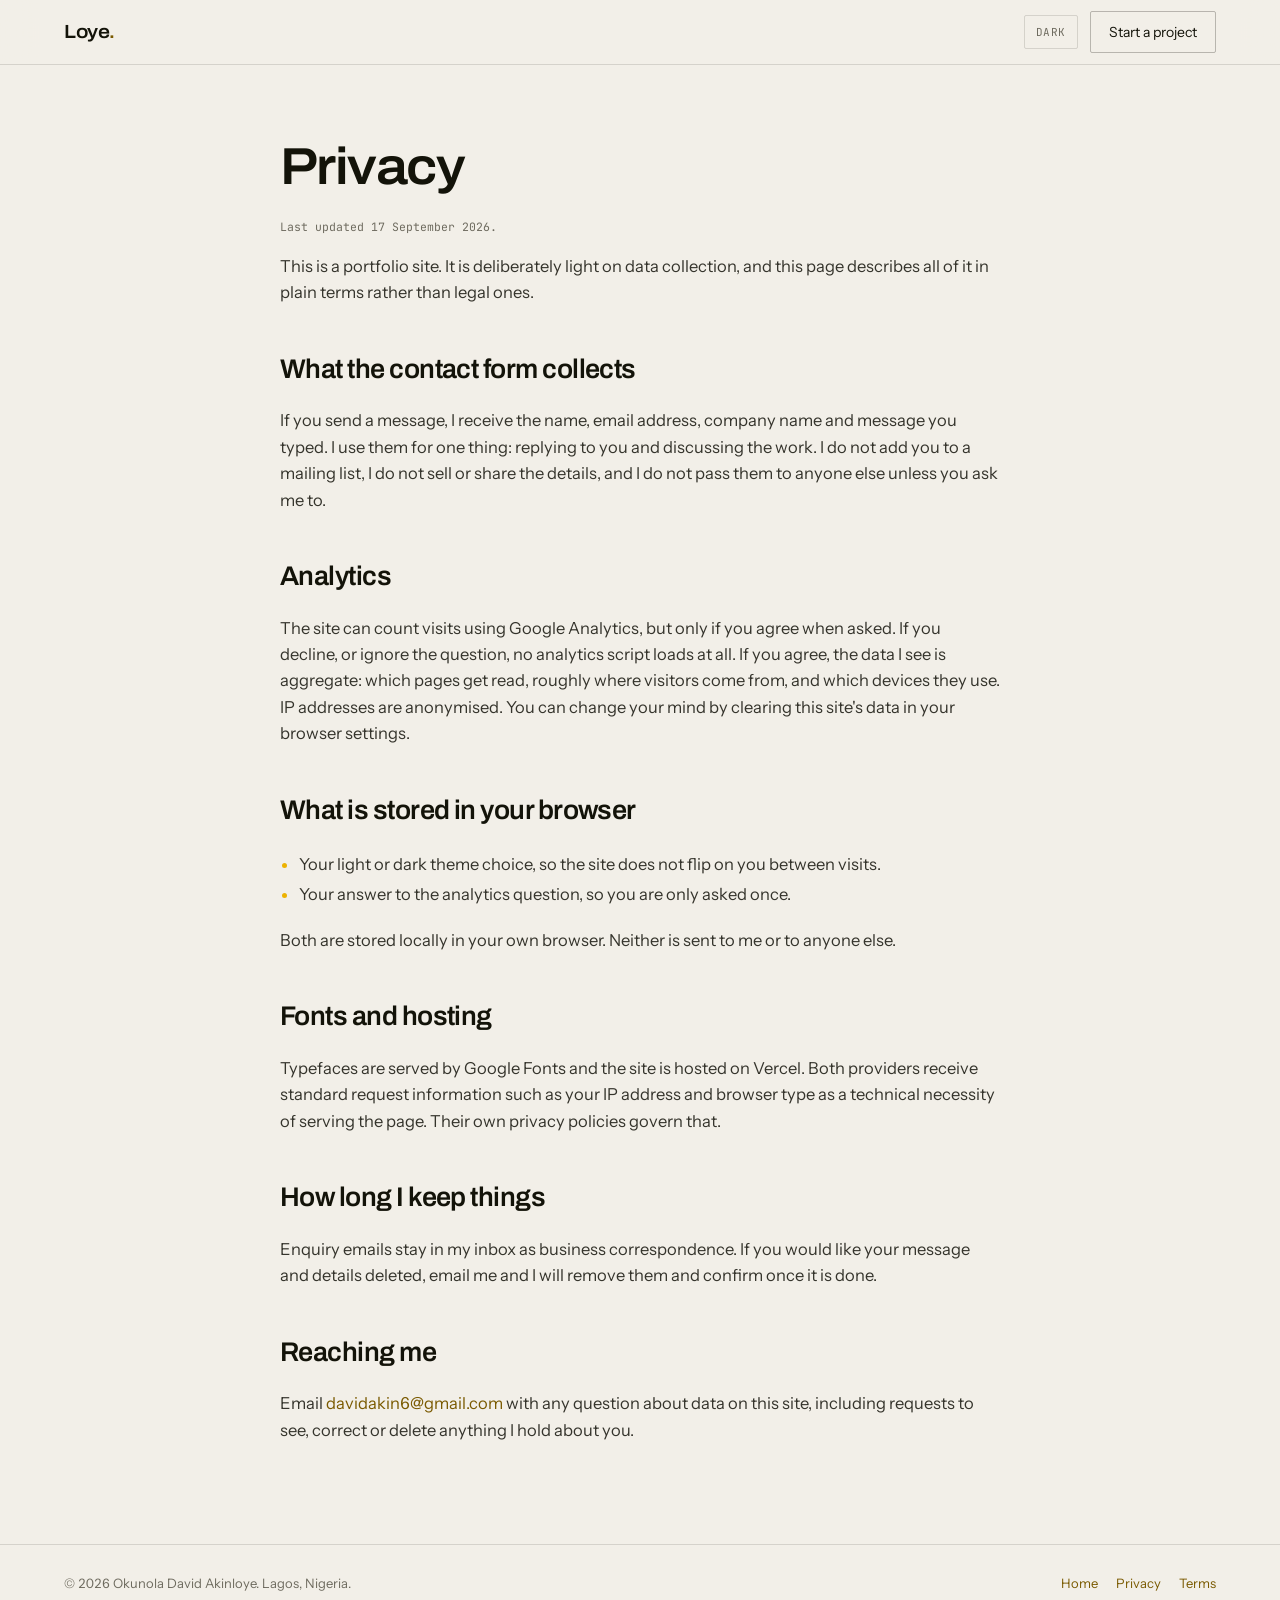
<file: privacy.html>
<!DOCTYPE html>
<html lang="en">
<head>
<meta charset="UTF-8">
<meta name="viewport" content="width=device-width, initial-scale=1.0">
<title>Privacy | Okunola David Akinloye</title>
<meta name="description" content="What this site collects, what it does not, and how to reach me about it.">
<meta name="theme-color" content="#F2EFE8" media="(prefers-color-scheme: light)">
<meta name="theme-color" content="#0F0F0D" media="(prefers-color-scheme: dark)">
<link rel="canonical" href="https://loye-portfolio-seven.vercel.app/privacy.html">
<link rel="icon" href="/favicon.svg" type="image/svg+xml">
<link rel="preconnect" href="https://fonts.googleapis.com">
<link rel="preconnect" href="https://fonts.gstatic.com" crossorigin>
<link href="https://fonts.googleapis.com/css2?family=Archivo:wdth,wght@62..125,400..700&family=Instrument+Sans:wght@400;500;600&family=JetBrains+Mono:wght@400;500&display=swap" rel="stylesheet">
<link rel="stylesheet" href="/styles.css">
<script>
(function(){try{var t=localStorage.getItem("theme");if(t==="light"||t==="dark")document.documentElement.setAttribute("data-theme",t);}catch(e){}})();
</script>
</head>
<body>
<canvas id="field" aria-hidden="true"></canvas>
<nav class="nav">
  <div class="wrap">
    <a href="/" class="mark-word">Loye<span>.</span></a>
    <div class="nav-right">
      <button id="theme" type="button">Light</button>
      <a href="/#contact" class="hire" data-magnetic>Start a project</a>
    </div>
  </div>
</nav>
<main class="page">
  <div class="wrap">
<h1>Privacy</h1>
<p class="updated">Last updated 17 September 2026.</p>
<p>This is a portfolio site. It is deliberately light on data collection, and this page describes all of it in plain terms rather than legal ones.</p>

<h2>What the contact form collects</h2>
<p>If you send a message, I receive the name, email address, company name and message you typed. I use them for one thing: replying to you and discussing the work. I do not add you to a mailing list, I do not sell or share the details, and I do not pass them to anyone else unless you ask me to.</p>

<h2>Analytics</h2>
<p>The site can count visits using Google Analytics, but only if you agree when asked. If you decline, or ignore the question, no analytics script loads at all. If you agree, the data I see is aggregate: which pages get read, roughly where visitors come from, and which devices they use. IP addresses are anonymised. You can change your mind by clearing this site's data in your browser settings.</p>

<h2>What is stored in your browser</h2>
<ul>
  <li>Your light or dark theme choice, so the site does not flip on you between visits.</li>
  <li>Your answer to the analytics question, so you are only asked once.</li>
</ul>
<p>Both are stored locally in your own browser. Neither is sent to me or to anyone else.</p>

<h2>Fonts and hosting</h2>
<p>Typefaces are served by Google Fonts and the site is hosted on Vercel. Both providers receive standard request information such as your IP address and browser type as a technical necessity of serving the page. Their own privacy policies govern that.</p>

<h2>How long I keep things</h2>
<p>Enquiry emails stay in my inbox as business correspondence. If you would like your message and details deleted, email me and I will remove them and confirm once it is done.</p>

<h2>Reaching me</h2>
<p>Email <a href="mailto:davidakin6@gmail.com">davidakin6@gmail.com</a> with any question about data on this site, including requests to see, correct or delete anything I hold about you.</p>
  </div>
</main>
<footer>
  <div class="wrap">
    <span>&copy; 2026 Okunola David Akinloye. Lagos, Nigeria.</span>
    <nav>
      <a href="/">Home</a>
      <a href="/privacy.html">Privacy</a>
      <a href="/terms.html">Terms</a>
    </nav>
  </div>
</footer>
<script src="/site.js"></script>
</body>
</html>
</file>
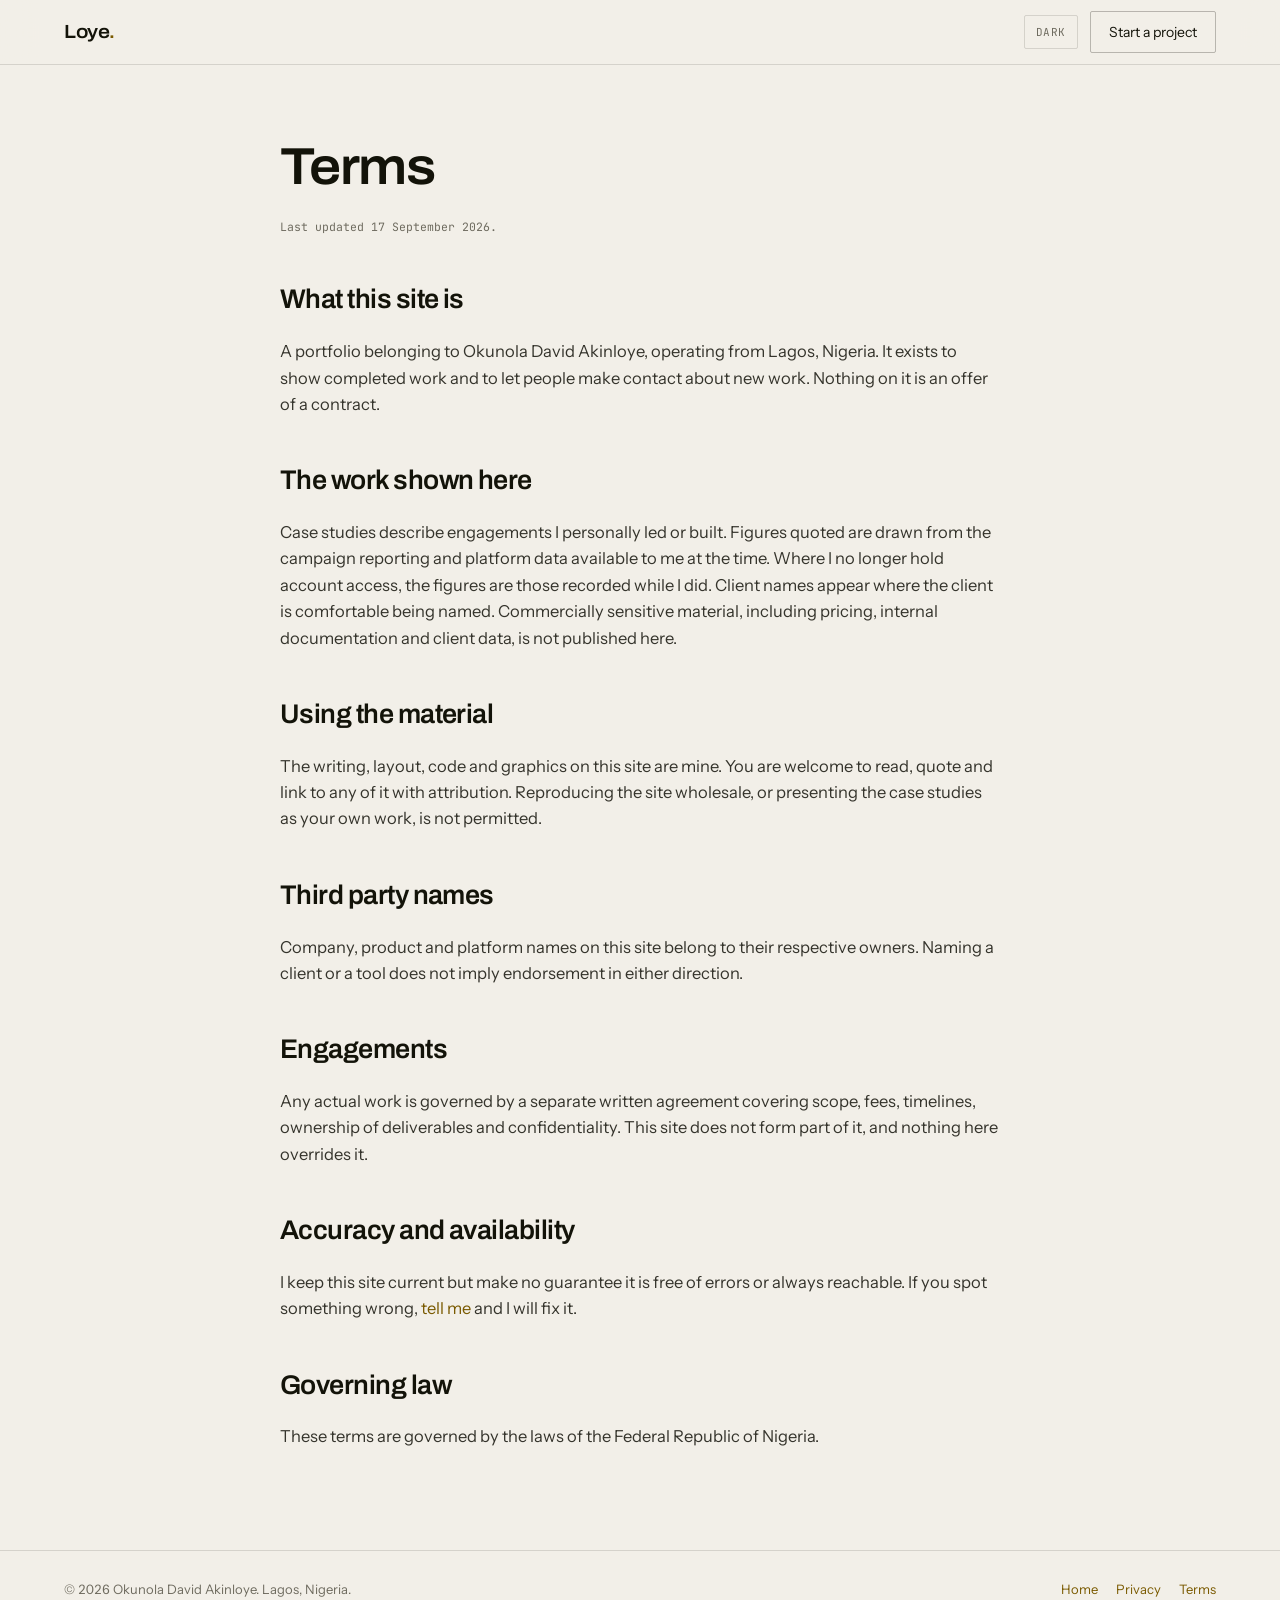
<file: terms.html>
<!DOCTYPE html>
<html lang="en">
<head>
<meta charset="UTF-8">
<meta name="viewport" content="width=device-width, initial-scale=1.0">
<title>Terms | Okunola David Akinloye</title>
<meta name="description" content="The terms covering use of this site and the work shown on it.">
<meta name="theme-color" content="#F2EFE8" media="(prefers-color-scheme: light)">
<meta name="theme-color" content="#0F0F0D" media="(prefers-color-scheme: dark)">
<link rel="canonical" href="https://loye-portfolio-seven.vercel.app/terms.html">
<link rel="icon" href="/favicon.svg" type="image/svg+xml">
<link rel="preconnect" href="https://fonts.googleapis.com">
<link rel="preconnect" href="https://fonts.gstatic.com" crossorigin>
<link href="https://fonts.googleapis.com/css2?family=Archivo:wdth,wght@62..125,400..700&family=Instrument+Sans:wght@400;500;600&family=JetBrains+Mono:wght@400;500&display=swap" rel="stylesheet">
<link rel="stylesheet" href="/styles.css">
<script>
(function(){try{var t=localStorage.getItem("theme");if(t==="light"||t==="dark")document.documentElement.setAttribute("data-theme",t);}catch(e){}})();
</script>
</head>
<body>
<canvas id="field" aria-hidden="true"></canvas>
<nav class="nav">
  <div class="wrap">
    <a href="/" class="mark-word">Loye<span>.</span></a>
    <div class="nav-right">
      <button id="theme" type="button">Light</button>
      <a href="/#contact" class="hire" data-magnetic>Start a project</a>
    </div>
  </div>
</nav>
<main class="page">
  <div class="wrap">
<h1>Terms</h1>
<p class="updated">Last updated 17 September 2026.</p>

<h2>What this site is</h2>
<p>A portfolio belonging to Okunola David Akinloye, operating from Lagos, Nigeria. It exists to show completed work and to let people make contact about new work. Nothing on it is an offer of a contract.</p>

<h2>The work shown here</h2>
<p>Case studies describe engagements I personally led or built. Figures quoted are drawn from the campaign reporting and platform data available to me at the time. Where I no longer hold account access, the figures are those recorded while I did. Client names appear where the client is comfortable being named. Commercially sensitive material, including pricing, internal documentation and client data, is not published here.</p>

<h2>Using the material</h2>
<p>The writing, layout, code and graphics on this site are mine. You are welcome to read, quote and link to any of it with attribution. Reproducing the site wholesale, or presenting the case studies as your own work, is not permitted.</p>

<h2>Third party names</h2>
<p>Company, product and platform names on this site belong to their respective owners. Naming a client or a tool does not imply endorsement in either direction.</p>

<h2>Engagements</h2>
<p>Any actual work is governed by a separate written agreement covering scope, fees, timelines, ownership of deliverables and confidentiality. This site does not form part of it, and nothing here overrides it.</p>

<h2>Accuracy and availability</h2>
<p>I keep this site current but make no guarantee it is free of errors or always reachable. If you spot something wrong, <a href="mailto:davidakin6@gmail.com">tell me</a> and I will fix it.</p>

<h2>Governing law</h2>
<p>These terms are governed by the laws of the Federal Republic of Nigeria.</p>
  </div>
</main>
<footer>
  <div class="wrap">
    <span>&copy; 2026 Okunola David Akinloye. Lagos, Nigeria.</span>
    <nav>
      <a href="/">Home</a>
      <a href="/privacy.html">Privacy</a>
      <a href="/terms.html">Terms</a>
    </nav>
  </div>
</footer>
<script src="/site.js"></script>
</body>
</html>
</file>
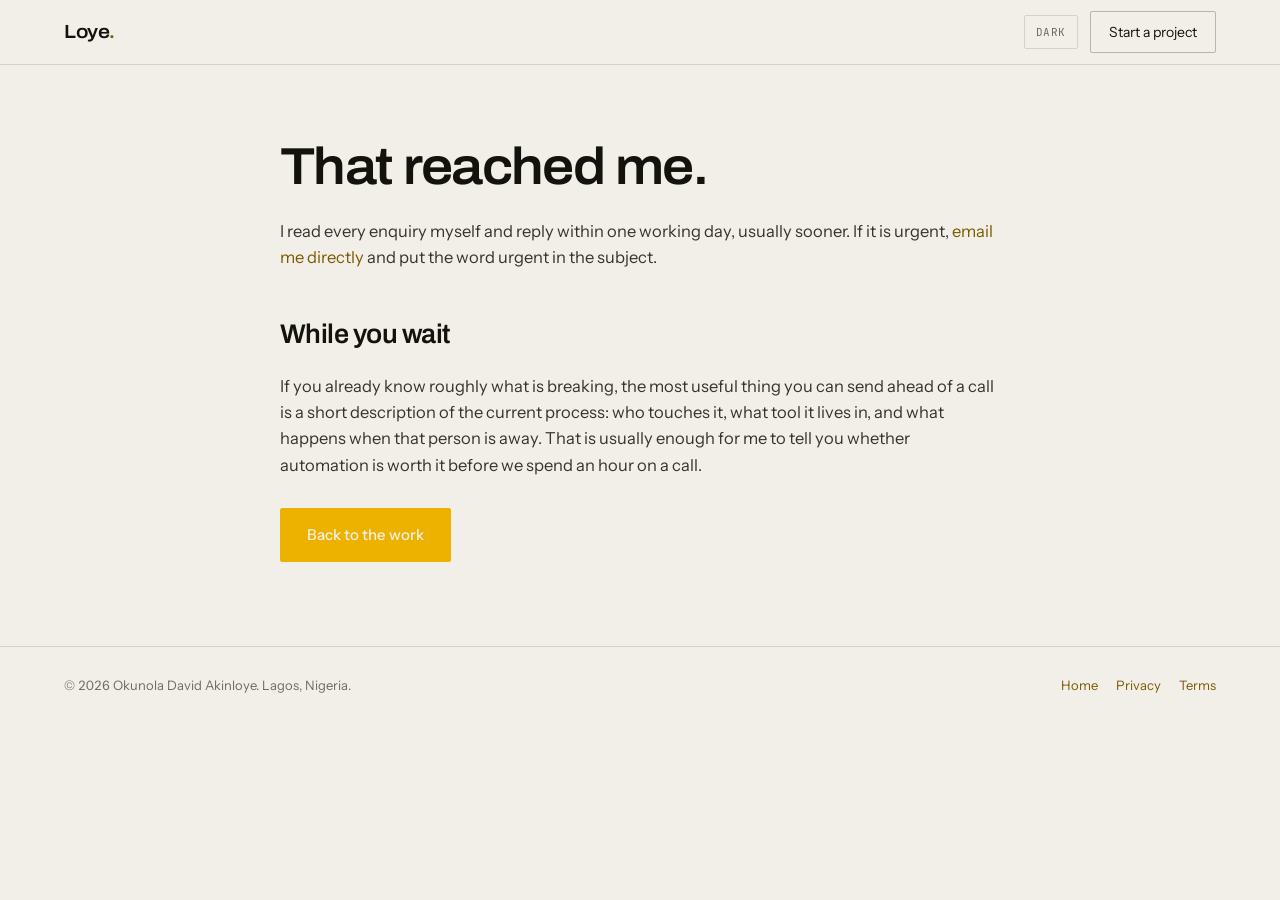
<file: thank-you.html>
<!DOCTYPE html>
<html lang="en">
<head>
<meta charset="UTF-8">
<meta name="viewport" content="width=device-width, initial-scale=1.0">
<title>Message sent | Okunola David Akinloye</title>
<meta name="description" content="Your message reached me. I reply within one working day.">
<meta name="theme-color" content="#F2EFE8" media="(prefers-color-scheme: light)">
<meta name="theme-color" content="#0F0F0D" media="(prefers-color-scheme: dark)">
<meta name="robots" content="noindex, follow">
<link rel="icon" href="/favicon.svg" type="image/svg+xml">
<link rel="preconnect" href="https://fonts.googleapis.com">
<link rel="preconnect" href="https://fonts.gstatic.com" crossorigin>
<link href="https://fonts.googleapis.com/css2?family=Archivo:wdth,wght@62..125,400..700&family=Instrument+Sans:wght@400;500;600&family=JetBrains+Mono:wght@400;500&display=swap" rel="stylesheet">
<link rel="stylesheet" href="/styles.css">
<script>
(function(){try{var t=localStorage.getItem("theme");if(t==="light"||t==="dark")document.documentElement.setAttribute("data-theme",t);}catch(e){}})();
</script>
</head>
<body>
<canvas id="field" aria-hidden="true"></canvas>
<nav class="nav">
  <div class="wrap">
    <a href="/" class="mark-word">Loye<span>.</span></a>
    <div class="nav-right">
      <button id="theme" type="button">Light</button>
      <a href="/#contact" class="hire" data-magnetic>Start a project</a>
    </div>
  </div>
</nav>
<main class="page">
  <div class="wrap">
<h1>That reached me.</h1>
<p>I read every enquiry myself and reply within one working day, usually sooner. If it is urgent, <a href="mailto:davidakin6@gmail.com">email me directly</a> and put the word urgent in the subject.</p>
<h2>While you wait</h2>
<p>If you already know roughly what is breaking, the most useful thing you can send ahead of a call is a short description of the current process: who touches it, what tool it lives in, and what happens when that person is away. That is usually enough for me to tell you whether automation is worth it before we spend an hour on a call.</p>
<div class="btns" style="margin-top:30px">
  <a href="/" class="btn btn-solid">Back to the work</a>
</div>
  </div>
</main>
<footer>
  <div class="wrap">
    <span>&copy; 2026 Okunola David Akinloye. Lagos, Nigeria.</span>
    <nav>
      <a href="/">Home</a>
      <a href="/privacy.html">Privacy</a>
      <a href="/terms.html">Terms</a>
    </nav>
  </div>
</footer>
<script src="/site.js"></script>
</body>
</html>
</file>
<file: styles.css>
/* Okunola David Akinloye
   Bone and danfo. Light dominant, near-black text, one earned accent:
   the yellow of a Lagos danfo, with its black stripe. No gradients. */

:root{
  /* light is the default now */
  --bg:#F2EFE8;
  --panel:#E9E4DA;
  --panel-2:#DFD9CC;
  --text:#35342C;
  --head:#131309;
  --muted:#6E6B5F;
  --accent:#EDB200;          /* fills, shapes, the mark */
  --accent-text:#7A5A00;     /* the same accent where it must carry text */
  --line:rgba(19,19,9,0.13);
  --line-hard:rgba(19,19,9,0.26);

  /* consumed by the danfo renderer */
  --m-body:237,178,0;
  --m-stripe:24,24,20;
  --m-glass:74,80,78;
  --m-tyre:30,30,26;
  --m-trim:150,146,134;
  --m-edge:19,19,9;

  --measure:64ch;
  --display:"Archivo","Helvetica Neue",Arial,sans-serif;
  --body:"Instrument Sans","Helvetica Neue",Arial,sans-serif;
  --mono:"JetBrains Mono",ui-monospace,Menlo,Consolas,monospace;

  --gut:clamp(20px,5vw,64px);
}

:root[data-theme="dark"]{
  --bg:#0F0F0D;
  --panel:#171714;
  --panel-2:#1F1F1B;
  --text:#DEDBD2;
  --head:#F7F5EF;
  --muted:#8E8B80;
  --accent:#F5C518;
  --accent-text:#F5C518;
  --line:rgba(222,219,210,0.13);
  --line-hard:rgba(222,219,210,0.26);
  --m-body:245,197,24;
  --m-stripe:16,16,14;
  --m-glass:92,98,96;
  --m-tyre:24,24,20;
  --m-trim:120,117,107;
  --m-edge:247,245,239;
}

@media (prefers-color-scheme: dark){
  :root:not([data-theme="light"]){
    --bg:#0F0F0D; --panel:#171714; --panel-2:#1F1F1B;
    --text:#DEDBD2; --head:#F7F5EF; --muted:#8E8B80;
    --accent:#F5C518; --accent-text:#F5C518;
    --line:rgba(222,219,210,0.13); --line-hard:rgba(222,219,210,0.26);
    --m-body:245,197,24; --m-stripe:16,16,14; --m-glass:92,98,96;
    --m-tyre:24,24,20; --m-trim:120,117,107; --m-edge:247,245,239;
  }
}

*{box-sizing:border-box}
html{scroll-behavior:smooth}
body{
  margin:0;background:var(--bg);color:var(--text);
  font-family:var(--body);font-size:17px;line-height:1.6;
  font-variant-numeric:tabular-nums;
  -webkit-font-smoothing:antialiased;overflow-x:hidden;
}
img{max-width:100%;height:auto;display:block}
a{color:var(--accent-text);text-decoration:none}
a:focus-visible,button:focus-visible,input:focus-visible,textarea:focus-visible{
  outline:2px solid var(--accent);outline-offset:3px;
}
.wrap{width:min(1240px,100% - var(--gut) * 2);margin:0 auto}
/* The ripple field sits behind everything, including the hero canvas. */

.skip{position:absolute;left:-9999px}
.skip:focus{left:14px;top:12px;z-index:200;background:var(--accent);color:var(--bg);padding:9px 16px}

/* ---------------- type scale ---------------- */
.h-xl{
  font-family:var(--display);font-weight:600;
  font-variation-settings:"wdth" 112;
  font-size:clamp(38px,6.6vw,88px);line-height:0.98;
  letter-spacing:-0.035em;color:var(--head);margin:0;
}
.h-lg{
  font-family:var(--display);font-weight:600;
  font-variation-settings:"wdth" 108;
  font-size:clamp(28px,4.4vw,54px);line-height:1.03;
  letter-spacing:-0.03em;color:var(--head);margin:0;
}
.h-md{
  font-family:var(--display);font-weight:600;
  font-variation-settings:"wdth" 104;
  font-size:clamp(21px,2.5vw,30px);line-height:1.15;
  letter-spacing:-0.02em;color:var(--head);margin:0;
}

/* Section markers, Indisea style: a zero-padded index and a label. */
.marker{
  font-family:var(--mono);font-size:11.5px;font-weight:500;
  letter-spacing:0.06em;color:var(--muted);
  display:flex;align-items:center;gap:10px;margin:0 0 26px;
}
.marker b{color:var(--accent-text);font-weight:500}
.marker::after{content:"";flex:1;height:1px;background:var(--line)}

/* ---------------- nav ---------------- */
.nav{
  position:fixed;top:0;left:0;right:0;z-index:60;
  backdrop-filter:blur(16px);
  background:color-mix(in srgb, var(--bg) 84%, transparent);
  border-bottom:1px solid var(--line);
}
.nav .wrap{display:flex;align-items:center;justify-content:space-between;height:64px;gap:20px}
.mark-word{
  font-family:var(--display);font-weight:600;font-size:19px;
  font-variation-settings:"wdth" 110;letter-spacing:-0.02em;color:var(--head);
}
.mark-word span{color:var(--accent-text)}
.nav ul{display:flex;gap:4px;list-style:none;margin:0;padding:0}
.nav ul a{
  color:var(--muted);font-size:14px;padding:7px 12px;border-radius:2px;
  display:flex;align-items:baseline;gap:7px;
}
.nav ul a i{font-family:var(--mono);font-size:10.5px;font-style:normal;color:var(--accent-text);opacity:.75}
.nav-right{display:flex;align-items:center;gap:12px}
.hire{
  border:1px solid var(--line-hard);color:var(--head);
  padding:9px 18px;font-size:14px;border-radius:2px;
}
#theme{
  background:none;border:1px solid var(--line);color:var(--muted);
  font-family:var(--mono);font-size:11px;letter-spacing:0.05em;
  padding:9px 11px;border-radius:2px;cursor:pointer;
}
@media(max-width:960px){.nav ul{display:none}}

.scroll-bar{position:fixed;top:0;left:0;right:0;height:2px;z-index:70;background:transparent}
.scroll-bar i{display:block;height:100%;width:0%;background:var(--accent)}

/* ---------------- sculpted mark sequence ----------------
   A tall scroll container. The canvas is sticky inside it, and scroll
   position drives a camera through the mark in chapters. Each chapter
   travels, then rests while its line of copy holds. */
.seq{position:relative;height:460svh}
.seq-sticky{
  position:sticky;top:0;height:100svh;
  display:grid;grid-template-columns:1fr 1fr;align-items:center;
  overflow:hidden;
}
#field{display:none}
#mark{position:absolute;inset:0;width:100%;height:100%;z-index:0}

/* Readability layer. The copy sits over the canvas, so the text side is
   washed back to the page colour and released toward the vehicle. This
   is the one place a gradient earns its keep: it is invisible, and it
   is what keeps the headline legible wherever the danfo happens to be. */
.seq-scrim{
  position:absolute;inset:0;z-index:1;pointer-events:none;
  background:linear-gradient(90deg,
    var(--bg) 0%,
    var(--bg) 22%,
    color-mix(in srgb, var(--bg) 75%, transparent) 33%,
    transparent 44%);
}
.seq-copy{
  position:relative;z-index:2;grid-column:1;
  padding-left:var(--gut);max-width:34rem;height:100%;
}
.seq-chapter{
  position:absolute;top:50%;transform:translateY(-40%);
  opacity:0;pointer-events:none;
  transition:opacity .5s ease,transform .5s cubic-bezier(.22,1,.36,1);
}
.seq-chapter[data-active="true"]{opacity:1;transform:translateY(-50%);pointer-events:auto}
.seq-chapter .marker{margin-bottom:18px}
.seq-chapter p{color:var(--text);font-size:clamp(15px,1.5vw,18px);margin:16px 0 0;max-width:38ch}
.seq-cue{
  position:absolute;left:var(--gut);bottom:34px;z-index:3;
  font-family:var(--mono);font-size:11px;letter-spacing:0.14em;color:var(--muted);
  display:flex;align-items:center;gap:10px;
}
.seq-cue i{display:block;width:34px;height:1px;background:var(--accent)}
.seq-skip{
  position:absolute;right:var(--gut);bottom:34px;z-index:3;
  font-family:var(--mono);font-size:11px;letter-spacing:0.08em;color:var(--muted);
  border:1px solid var(--line);padding:8px 13px;border-radius:2px;
}
@media(max-width:860px){
  .seq-sticky{grid-template-columns:1fr}
  .seq-copy{grid-column:1;padding:0 var(--gut);max-width:none}
  .seq-chapter p{max-width:none}
  #mark{opacity:.34}
  .seq-scrim{background:color-mix(in srgb, var(--bg) 62%, transparent)}
}

/* ---------------- hero statement ---------------- */
.statement{padding:clamp(80px,12vh,140px) 0 0}
.statement .lede{
  font-size:clamp(17px,1.9vw,21px);color:var(--muted);
  max-width:46ch;margin:28px 0 0;
}
/* Stat trio directly under the headline, Surinder style. */
.stat-trio{
  display:grid;grid-template-columns:repeat(3,auto);gap:clamp(28px,5vw,64px);
  justify-content:start;margin:44px 0 0;
}
.stat-trio div b{
  display:block;font-family:var(--display);font-weight:600;
  font-variation-settings:"wdth" 108;
  font-size:clamp(30px,3.6vw,46px);line-height:1;letter-spacing:-0.03em;color:var(--accent);
}
.stat-trio div span{display:block;font-size:13px;color:var(--muted);margin-top:9px;line-height:1.45}
.statement .btns{display:flex;gap:12px;flex-wrap:wrap;margin-top:46px}
@media(max-width:620px){.stat-trio{grid-template-columns:1fr 1fr;gap:26px}}

.btn{
  display:inline-flex;align-items:center;gap:9px;
  padding:14px 26px;border-radius:2px;font-size:15px;font-weight:500;cursor:pointer;
  font-family:var(--body);border:1px solid transparent;
}
.btn-solid{background:var(--accent);color:var(--bg);border-color:var(--accent)}
.btn-ghost{border-color:var(--line-hard);color:var(--head);background:none}
.btn i{font-family:var(--mono);font-size:11px;font-style:normal;opacity:.7}
[data-magnetic]{transition:transform .25s cubic-bezier(.22,1,.36,1)}

/* ---------------- availability ticker ---------------- */
.ticker{
  border-top:1px solid var(--line);border-bottom:1px solid var(--line);
  background:var(--panel);overflow:hidden;margin-top:clamp(70px,10vh,120px);
}
.ticker-track{display:flex;width:max-content;animation:slide 44s linear infinite}
.ticker-track span{
  font-family:var(--mono);font-size:11.5px;letter-spacing:0.08em;color:var(--muted);
  padding:14px 26px;display:flex;align-items:center;gap:10px;white-space:nowrap;
}
.ticker-track span::before{content:"";width:5px;height:5px;background:var(--accent);border-radius:50%}
@keyframes slide{from{transform:translateX(0)}to{transform:translateX(-50%)}}
.ticker:hover .ticker-track{animation-play-state:paused}

/* ---------------- sections ---------------- */
section{padding:clamp(80px,11vh,132px) 0}
.sec-head{max-width:var(--measure);margin-bottom:clamp(44px,6vh,66px)}
.sec-head p{margin:20px 0 0;color:var(--muted);font-size:17px}

/* Process steps, Clarvos style: numbered rows. */
.steps{border-top:1px solid var(--line)}
.step{
  display:grid;grid-template-columns:auto 1fr 1.1fr;gap:clamp(20px,4vw,56px);
  padding:clamp(30px,4vh,48px) 0;border-bottom:1px solid var(--line);align-items:start;
}
.step-n{
  font-family:var(--mono);font-size:12px;color:var(--accent-text);
  padding-top:6px;letter-spacing:0.05em;
}
.step-what p{margin:14px 0 0;color:var(--muted);font-size:15px}
.step-detail{margin:0;padding:0;list-style:none}
.step-detail li{
  font-size:15px;color:var(--text);padding:9px 0;
  border-bottom:1px solid var(--line);
}
.step-detail li:last-child{border-bottom:none}
@media(max-width:860px){
  .step{grid-template-columns:auto 1fr;gap:18px}
  .step-detail{grid-column:2}
}

/* ---------------- work marquee ---------------- */
.marquee{border-top:1px solid var(--line);border-bottom:1px solid var(--line);overflow:hidden;padding:0}
.marquee-track{display:flex;width:max-content;animation:slide 52s linear infinite}
.marquee-item{
  display:flex;align-items:baseline;gap:14px;padding:22px 34px;
  border-right:1px solid var(--line);white-space:nowrap;
}
.marquee-item b{font-family:var(--display);font-weight:600;font-size:18px;letter-spacing:-0.02em;color:var(--head)}
.marquee-item span{font-family:var(--mono);font-size:11.5px;color:var(--accent-text)}
.marquee:hover .marquee-track{animation-play-state:paused}

/* ---------------- case studies ---------------- */
.case{
  border-top:1px solid var(--line);padding:clamp(44px,6vh,72px) 0;
  display:grid;grid-template-columns:.85fr 1.55fr;gap:clamp(24px,4vw,56px);
}
.case:first-of-type{border-top:none;padding-top:0}
.case-meta .c-n{font-family:var(--mono);font-size:11.5px;color:var(--accent-text);margin:0 0 14px;letter-spacing:0.05em}
.case-meta .role{
  font-family:var(--display);font-weight:600;font-variation-settings:"wdth" 106;
  font-size:26px;letter-spacing:-0.025em;color:var(--head);margin:0 0 8px;
}
.case-meta .who{font-size:14px;color:var(--accent-text);margin:0 0 4px}
.case-meta .when{font-size:13px;color:var(--muted);margin:0 0 20px}
.tags{display:flex;flex-wrap:wrap;gap:7px}
.tag{font-family:var(--mono);font-size:10.5px;color:var(--muted);border:1px solid var(--line);padding:5px 9px;border-radius:2px}
.case-body > p{margin:0 0 15px;color:var(--text);font-size:16.5px;max-width:var(--measure)}
.case-body > p.dim{color:var(--muted);font-size:15.5px}
.results{display:flex;flex-wrap:wrap;gap:clamp(22px,4vw,40px);margin-top:26px;padding-top:22px;border-top:1px solid var(--line)}
.results div b{
  display:block;font-family:var(--display);font-weight:600;font-variation-settings:"wdth" 106;
  font-size:27px;line-height:1;letter-spacing:-0.03em;color:var(--accent);
}
.results div span{display:block;font-size:12.5px;color:var(--muted);margin-top:8px}
@media(max-width:900px){.case{grid-template-columns:1fr;gap:24px}}

/* schematics */
.schematic{margin:26px 0;background:var(--panel);border:1px solid var(--line);padding:26px 22px;border-radius:3px}
.schematic h4{font-family:var(--mono);font-size:11px;letter-spacing:0.06em;font-weight:500;color:var(--muted);margin:0 0 20px}
.chain{display:flex;flex-wrap:wrap;align-items:stretch;font-family:var(--mono);font-size:11.5px}
.node{background:var(--panel-2);border:1px solid var(--line);color:var(--text);padding:11px 12px;border-radius:2px;min-width:112px;line-height:1.45}
.node b{display:block;color:var(--accent-text);font-weight:500;font-size:11px;margin-bottom:5px}
.link{display:flex;align-items:center;color:var(--accent-text);padding:0 8px}
.compare{display:grid;grid-template-columns:1fr 1fr;gap:1px;background:var(--line);margin-top:20px;border:1px solid var(--line)}
.compare > div{background:var(--panel);padding:18px}
.compare h5{font-family:var(--mono);font-size:11px;letter-spacing:0.06em;font-weight:500;margin:0 0 11px;color:var(--muted)}
.compare ol{margin:0;padding-left:16px;font-size:13px;color:var(--text);line-height:1.8}
.compare ol li::marker{color:var(--accent)}
.compare .after h5{color:var(--accent-text)}
@media(max-width:700px){.compare{grid-template-columns:1fr}.chain{flex-direction:column}.link{padding:6px 0;transform:rotate(90deg);width:18px}}

/* abstract case graphic, stands in until real screenshots land */
.figure{margin:26px 0;border:1px solid var(--line);border-radius:3px;overflow:hidden;background:var(--panel)}
.figure svg{display:block;width:100%;height:auto}
.figure figcaption{
  font-family:var(--mono);font-size:10.5px;letter-spacing:0.05em;color:var(--muted);
  padding:12px 16px;border-top:1px solid var(--line);
}

/* product demo board */
.demo{margin:26px 0;border:1px solid var(--line);border-radius:3px;background:var(--panel);overflow:hidden}
.demo-head{padding:18px 20px;border-bottom:1px solid var(--line)}
.demo-head strong{display:block;font-family:var(--display);font-weight:600;font-size:19px;letter-spacing:-0.02em;color:var(--head);margin-bottom:4px}
.demo-head p{margin:0;font-family:var(--mono);font-size:11px;color:var(--muted)}
.board{display:grid;grid-template-columns:repeat(4,1fr);gap:1px;background:var(--line)}
.col{background:var(--panel);padding:16px 14px;min-height:172px}
.col h5{margin:0 0 4px;font-size:12.5px;font-weight:600;color:var(--accent-text);font-family:var(--body)}
.col .count{font-family:var(--mono);font-size:10.5px;color:var(--muted);display:block;margin-bottom:13px}
.chip{border:1px solid var(--line);background:var(--bg);border-radius:2px;padding:9px 10px;margin-bottom:8px}
.chip b{display:block;font-size:12px;color:var(--text);font-weight:500}
.chip span{display:block;font-family:var(--mono);font-size:10.5px;color:var(--muted);margin-top:3px}
@media(max-width:820px){.board{grid-template-columns:1fr 1fr}}
@media(max-width:520px){.board{grid-template-columns:1fr}.col{min-height:0}}

/* ---------------- record ---------------- */
.record{background:var(--panel);border-top:1px solid var(--line);border-bottom:1px solid var(--line)}
.rows{border-top:1px solid var(--line)}
.row{display:grid;grid-template-columns:auto .55fr 1fr 1.45fr;gap:clamp(16px,3vw,32px);padding:24px 0;border-bottom:1px solid var(--line);align-items:baseline}
.row .r-n{font-family:var(--mono);font-size:11px;color:var(--accent-text)}
.r-org{font-family:var(--display);font-weight:600;font-size:18px;letter-spacing:-0.02em;color:var(--head)}
.r-role{font-size:13.5px;color:var(--accent-text)}
.r-what{font-size:15px;color:var(--muted)}
@media(max-width:860px){.row{grid-template-columns:auto 1fr;gap:6px 14px}
  .r-role,.r-what{grid-column:2}}

/* ---------------- stack ---------------- */
.stack{border-top:1px solid var(--line)}
.stack-row{display:grid;grid-template-columns:auto .35fr 1.65fr;gap:clamp(16px,3vw,34px);padding:20px 0;border-bottom:1px solid var(--line)}
.stack-row .s-n{font-family:var(--mono);font-size:11px;color:var(--accent-text)}
.stack-row h3{margin:0;font-family:var(--body);font-size:14.5px;font-weight:600;color:var(--head)}
.stack-row p{margin:0;font-size:15px;color:var(--muted);line-height:1.75}
@media(max-width:700px){.stack-row{grid-template-columns:auto 1fr}.stack-row p{grid-column:2}}

/* ---------------- now ---------------- */
.now-grid{display:grid;grid-template-columns:repeat(3,1fr);gap:1px;background:var(--line);border:1px solid var(--line)}
.now-item{background:var(--bg);padding:30px 26px}
.now-item .n-n{font-family:var(--mono);font-size:11px;color:var(--accent-text);display:block;margin-bottom:16px}
.now-item h3{font-family:var(--display);font-weight:600;font-size:20px;letter-spacing:-0.02em;margin:0 0 5px;color:var(--head)}
.now-item .n-org{font-size:13.5px;color:var(--accent-text);margin:0 0 12px}
.now-item p{margin:0;font-size:15px;color:var(--muted)}
@media(max-width:860px){.now-grid{grid-template-columns:1fr}}

/* ---------------- contact ---------------- */
.contact h2{max-width:19ch}
.contact .lede{font-size:clamp(16px,1.7vw,19px);color:var(--muted);max-width:52ch;margin:24px 0 0}
.form-grid{display:grid;grid-template-columns:1fr 1fr;gap:18px;margin-top:44px;max-width:760px}
.field{display:flex;flex-direction:column}
.field.full{grid-column:1 / -1}
.field label{font-family:var(--mono);font-size:11px;letter-spacing:0.05em;color:var(--muted);margin-bottom:8px}
.field input,.field textarea{
  background:var(--panel);border:1px solid var(--line);border-radius:2px;color:var(--text);
  font-family:var(--body);font-size:15.5px;padding:13px 14px;
}
.field textarea{min-height:130px;resize:vertical}
.field .err{font-size:12.5px;color:var(--accent-text);margin-top:6px;min-height:17px}
.field.invalid input,.field.invalid textarea{border-color:var(--accent)}
/* Honeypot: off-screen rather than display:none, since some bots
   skip fields that are explicitly hidden. */
.hp{position:absolute;left:-9999px;width:1px;height:1px;overflow:hidden}

.form-foot{grid-column:1 / -1;display:flex;align-items:center;gap:18px;flex-wrap:wrap}
.form-note{font-size:13.5px;color:var(--muted);margin:0}
#send[aria-busy="true"]{opacity:.65;cursor:progress}
.form-status{grid-column:1 / -1;font-size:14.5px;color:var(--accent-text);margin:0;min-height:20px}
@media(max-width:700px){.form-grid{grid-template-columns:1fr}}
.links{display:flex;flex-wrap:wrap;gap:28px;margin-top:48px;padding-top:24px;border-top:1px solid var(--line);font-size:14.5px}
.links a,.links span{color:var(--muted)}

footer{padding:28px 0 96px;font-size:13px;color:var(--muted);border-top:1px solid var(--line)}
footer .wrap{display:flex;justify-content:space-between;gap:18px;flex-wrap:wrap}
footer nav{display:flex;gap:18px}
@media(min-width:701px){footer{padding-bottom:36px}}

.sticky-cta{
  position:fixed;left:0;right:0;bottom:0;z-index:70;display:none;
  padding:12px 16px calc(12px + env(safe-area-inset-bottom));
  background:color-mix(in srgb, var(--bg) 93%, transparent);
  border-top:1px solid var(--line);backdrop-filter:blur(12px);
}
.sticky-cta a{display:block;text-align:center;background:var(--accent);color:var(--bg);padding:14px;border-radius:2px;font-weight:500;font-size:15px}
@media(max-width:700px){.sticky-cta{display:block}}

.consent{
  position:fixed;left:16px;right:16px;bottom:16px;z-index:80;background:var(--panel);
  border:1px solid var(--line-hard);border-radius:3px;padding:18px 20px;display:none;
  gap:18px;align-items:center;justify-content:space-between;flex-wrap:wrap;
}
.consent[data-open="true"]{display:flex}
.consent p{margin:0;font-size:14px;color:var(--muted);max-width:56ch}
.consent div{display:flex;gap:10px}
.consent button{font-family:var(--body);font-size:14px;padding:10px 18px;border-radius:2px;cursor:pointer;border:1px solid var(--line-hard);background:none;color:var(--text)}
.consent button.yes{background:var(--accent);color:var(--bg);border-color:var(--accent)}
@media(max-width:700px){.consent{bottom:86px}}


/* ---------------- field notes ---------------- */
/* Index cards on the home page */
.notes-list{border-top:1px solid var(--line)}
.note-row{
  display:grid;grid-template-columns:auto 1.4fr 1.6fr;gap:clamp(16px,3vw,40px);
  padding:28px 0;border-bottom:1px solid var(--line);align-items:baseline;
  color:inherit;text-decoration:none;
}
.note-row:last-child{border-bottom:none}
.note-row .n-idx{font-family:var(--mono);font-size:11px;color:var(--accent-text)}
.note-row h3{
  margin:0;font-family:var(--display);font-weight:600;font-size:clamp(18px,2.1vw,23px);
  letter-spacing:-0.02em;color:var(--head);line-height:1.2;
}
.note-row .n-sum{margin:0;font-size:15px;color:var(--muted)}
.note-row .n-tags{margin-top:10px;display:flex;flex-wrap:wrap;gap:7px}
@media(max-width:860px){
  .note-row{grid-template-columns:auto 1fr;gap:8px 14px}
  .note-row .n-sum{grid-column:2}
}

/* The note pages themselves */
.note{padding:140px 0 84px}
.note .wrap{max-width:min(680px,100% - var(--gut) * 2)}
.note-kicker{
  font-family:var(--mono);font-size:11.5px;letter-spacing:0.06em;
  color:var(--accent-text);margin:0 0 20px;display:flex;align-items:center;gap:10px;
}
.note-kicker::after{content:"";flex:1;height:1px;background:var(--line)}
.note h1{
  font-family:var(--display);font-weight:600;font-variation-settings:"wdth" 108;
  font-size:clamp(30px,4.6vw,48px);letter-spacing:-0.03em;line-height:1.05;
  color:var(--head);margin:0 0 22px;
}
.note .standfirst{font-size:clamp(17px,1.9vw,20px);color:var(--muted);margin:0 0 30px;line-height:1.55}
.note-meta{
  display:flex;flex-wrap:wrap;gap:18px;padding:16px 0;margin:0 0 44px;
  border-top:1px solid var(--line);border-bottom:1px solid var(--line);
  font-family:var(--mono);font-size:11px;color:var(--muted);letter-spacing:0.04em;
}
.note-meta b{color:var(--accent-text);font-weight:500}
.note h2{
  font-family:var(--display);font-weight:600;font-size:clamp(20px,2.6vw,27px);
  letter-spacing:-0.02em;color:var(--head);margin:48px 0 14px;line-height:1.2;
}
.note h3{
  font-family:var(--body);font-weight:600;font-size:17px;
  color:var(--head);margin:32px 0 10px;
}
.note p{font-size:17px;color:var(--text);margin:0 0 18px;line-height:1.68}
.note ul,.note ol{padding-left:20px;margin:0 0 20px;line-height:1.8}
.note li{font-size:17px;color:var(--text);margin-bottom:6px}
.note li::marker{color:var(--accent-text)}
.note strong{font-weight:600;color:var(--head)}

/* Code and terminal output */
.note pre{
  background:var(--panel);border:1px solid var(--line);border-radius:3px;
  padding:18px 20px;overflow-x:auto;margin:0 0 22px;
}
.note pre code{
  font-family:var(--mono);font-size:13px;line-height:1.7;color:var(--text);
  background:none;padding:0;border:none;white-space:pre;
}
.note :not(pre) > code{
  font-family:var(--mono);font-size:0.88em;background:var(--panel);
  border:1px solid var(--line);border-radius:2px;padding:2px 6px;color:var(--head);
}
.note pre .c{color:var(--muted)}
.note pre .k{color:var(--accent-text)}

/* A pulled-out warning or lesson */
.note .pull{
  border-top:2px solid var(--accent);background:var(--panel);
  padding:22px 24px;margin:0 0 26px;
}
.note .pull p{margin:0;font-size:16.5px}
.note .pull p + p{margin-top:12px}
.note .pull b{font-family:var(--mono);font-size:11px;letter-spacing:0.06em;
  color:var(--accent-text);display:block;margin-bottom:10px;font-weight:500}

/* Foot of a note */
.note-foot{
  margin-top:60px;padding-top:26px;border-top:1px solid var(--line);
  display:flex;justify-content:space-between;gap:20px;flex-wrap:wrap;
}
.note-foot a{font-size:15px}
.note-foot .back{color:var(--muted)}

/* simple pages */
.page{padding:140px 0 84px}
.page .wrap{max-width:min(720px,100% - var(--gut) * 2)}
.page h1{font-family:var(--display);font-weight:600;font-variation-settings:"wdth" 108;
  font-size:clamp(32px,5vw,52px);letter-spacing:-0.03em;line-height:1.04;color:var(--head);margin:0 0 24px}
.page h2{font-family:var(--display);font-weight:600;font-size:clamp(20px,3vw,27px);letter-spacing:-0.02em;color:var(--head);margin:42px 0 12px}
.page p,.page li{color:var(--text);font-size:16.5px}
.page ul{padding-left:19px;line-height:1.85}
.page ul li::marker{color:var(--accent)}
.page .updated{font-family:var(--mono);font-size:11.5px;color:var(--muted)}

/* ---------------- reveal ---------------- */
[data-reveal]{opacity:0;transform:translateY(20px);
  transition:opacity .7s cubic-bezier(.22,1,.36,1),transform .7s cubic-bezier(.22,1,.36,1)}
[data-reveal].is-visible{opacity:1;transform:translateY(0)}

.split .row-w{display:block;overflow:hidden;padding-bottom:0.06em}
.split .word{display:inline-block;transform:translateY(108%);opacity:0;
  transition:transform .85s cubic-bezier(.22,1,.36,1),opacity .6s ease}
.split.is-visible .word{transform:translateY(0);opacity:1}

@media(prefers-reduced-motion:reduce){
  *{animation:none !important}
  html{scroll-behavior:auto}
  [data-reveal]{transition:none;opacity:1;transform:none}
  .split .word{transition:none;transform:none;opacity:1}
  [data-magnetic]{transition:none}
  .seq-chapter{transition:none}
}
</file>
